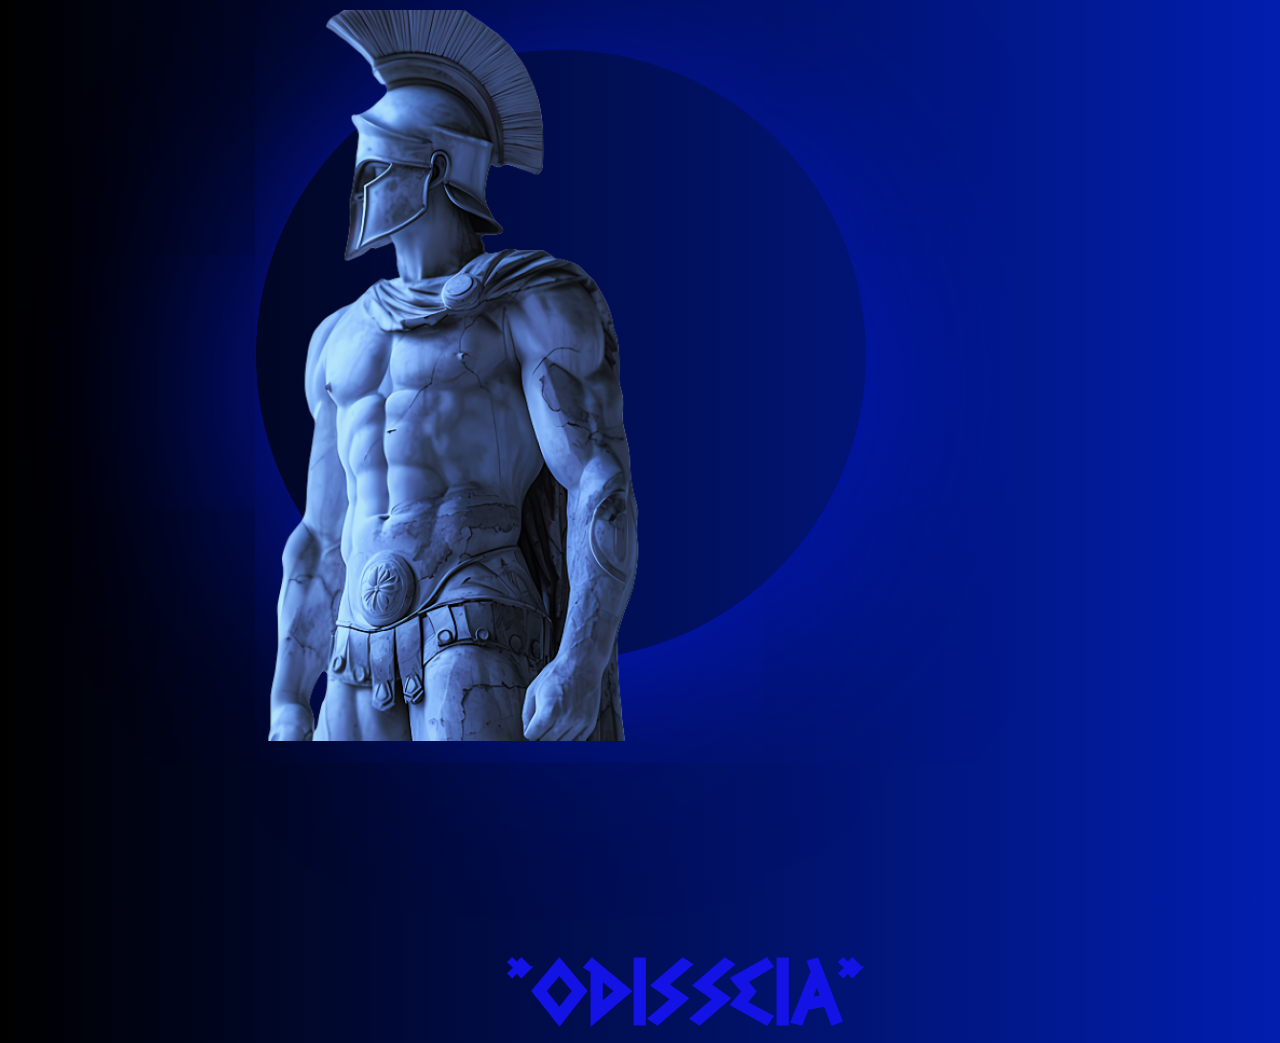
<file: index.html>
<!DOCTYPE html>
<html lang="pt-BR">
<head>
    <meta charset="UTF-8">
    <meta name="viewport" content="width=device-width, initial-scale=1.0">
    <title>Ulisses</title>
    <link rel="stylesheet" href="style.css">
    <link rel="icon" href="icon_capacete_site.png">
    <script src="app.js"></script>
    
</head>

<body id="menu_inicial">
<section>
    <div class="interface">
        <div class="flex">
            <h1 class="titulo_Home"><a href="inicio.html" id="titulo">"ODISSEIA"</a></h1>  
            <div id="circulo_home" class="black_hole"> <img src="Odisseu_Home.png" alt="" class="imagem_Home"></div>
        </div>
    </div>
</section>



</body>
</html>
</file>
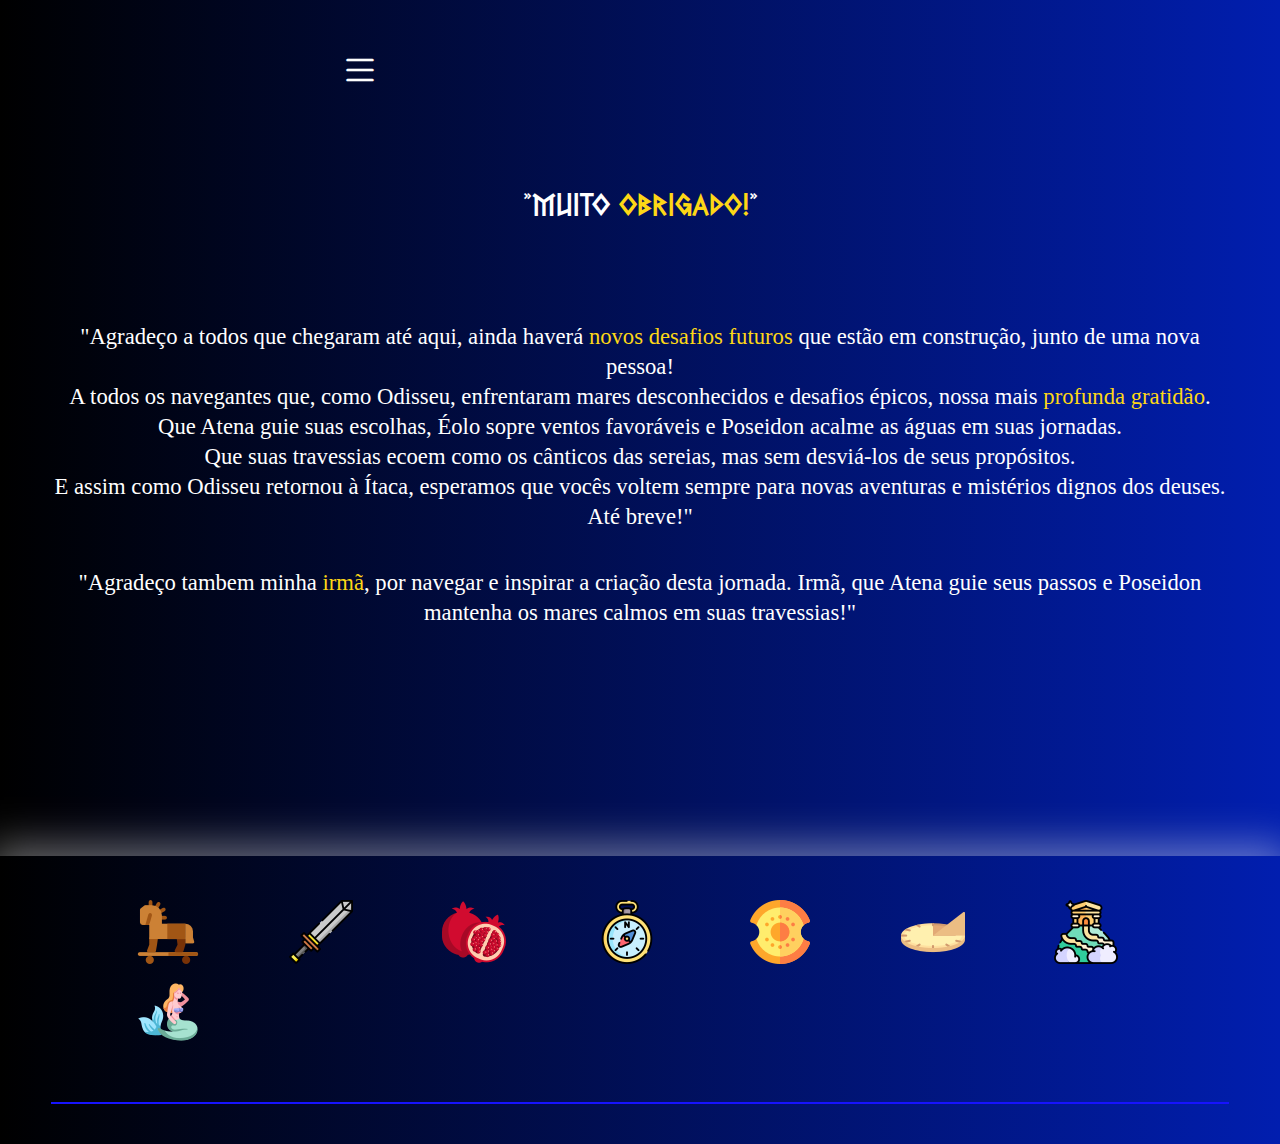
<file: Agradecimento.html>
<!DOCTYPE html>
<html lang="pt-BR">
  <head>
    <meta charset="UTF-8" />
    <meta name="viewport" content="width=device-width, initial-scale=1.0" />
     <!-- Icons -->
     <link
     rel="stylesheet"
     href="https://cdn.jsdelivr.net/npm/bootstrap-icons@1.11.3/font/bootstrap-icons.min.css"
   />
   <!-- Icons -->
    <title>Agradecimento</title>
    <link rel="stylesheet" href="style.css" />
    <link rel="icon" href="icon_capacete_site.png" />
    <script src="app.js"></script>
  </head>

  <body class="corpo">
    <header>
      <div class="interface">
        <nav class="menu-desk">
          <ul>
            <li>
              <a href="index.html" class="logo"
                ><img src="Icon_Barco.png" alt="logo inmove"
              /></a>
              <a href="inicio.html">"Inicio"</a>
              <a href="Odisseia.html">"A Odisseia"</a>
              <a href="Deuses.html">"Deuses"</a>
              <a href="enigma.html">"Hqljpd"</a>
            </li>
          </ul>
        </nav>
         <!-- Menu Mobile -->
         <div class="btn-abrir-menu-mobile" id="botão-abrir" onclick="abrir()">
          <i class="bi bi-list"></i>
        </div>

        <div class="menu-mobile" id="menu-mobile" onclick="fechar()">
          <div class="btn-fechar" id="btn_fechar">
            <i class="bi bi-x-lg"></i>
          </div>
          <nav>
            <ul>
              <li>
                <a href="index.html" class="logo"
                  ><img src="Icon_Barco.png" alt="logo inmove"
                /></a>
                <a href="inicio.html">"Inicio"</a>
                <a href="Odisseia.html">"A Odisseia"</a>
                <a href="Deuses.html">"Deuses"</a>
                <a href="enigma.html">"Hqljpd"</a>
              </li>
            </ul>
          </nav>
        </div>
        <!-- Menu Mobile -->
        <div class="overlay-mobile" onclick="fechar_overlay()"></div>
      </div>
      </div>
    </header>
    <main>
      <br /><br />
      <p class="titulo_agradecimento">
        "Muito <span class="span_atena">Obrigado!</span>"
      </p>
      <section class="enigma">
        <div class="interface">
          <div class="flex">
            <div class="txt_agradecimento">
              <p>
                "Agradeço a todos que chegaram até aqui, ainda haverá
                <span class="span_atena">novos desafios futuros</span> que estão
                em construção, junto de uma nova pessoa! <br />
                A todos os navegantes que, como Odisseu, enfrentaram mares
                desconhecidos e desafios épicos, nossa mais
                <span class="span_atena">profunda gratidão</span>.
                <br />
                Que Atena guie suas escolhas, Éolo sopre ventos favoráveis e
                Poseidon acalme as águas em suas jornadas. <br />
                Que suas travessias ecoem como os cânticos das sereias, mas sem
                desviá-los de seus propósitos. <br />
                E assim como Odisseu retornou à Ítaca, esperamos que vocês
                voltem sempre para novas aventuras e mistérios dignos dos
                deuses. <br />
                Até breve!"
              </p>
            </div>
          </div>
          <br /><br />
          <div class="txt_agradecimento">
            <p>
              "Agradeço tambem minha <span class="span_atena">irmã</span>, por navegar e inspirar a criação
              desta jornada. Irmã, que Atena guie seus passos e Poseidon mantenha os
              mares calmos em suas travessias!"
            </p>
          </div>
        </div>
      </section>
    </main>
    <footer>
      <div class="interface">
        <div class="rodape borda">
          <div class="flex">
            <div class="logo-footer">
              <img src="cavalo-de-troia.png" alt="" />
              <img src="espada.png" alt="" />
              <img src="roma.png" alt="" />
              <img src="bussola.png" alt="" />
              <img src="escudo.png" alt="" />
              <img src="relogio-do-sol.png" alt="" />
              <img src="olimpo.png" alt="" />
              <img src="sereia.png" alt="" />
            </div>
          </div>
        </div>
      </div>
    </footer>
  </body>
</html>
</file>
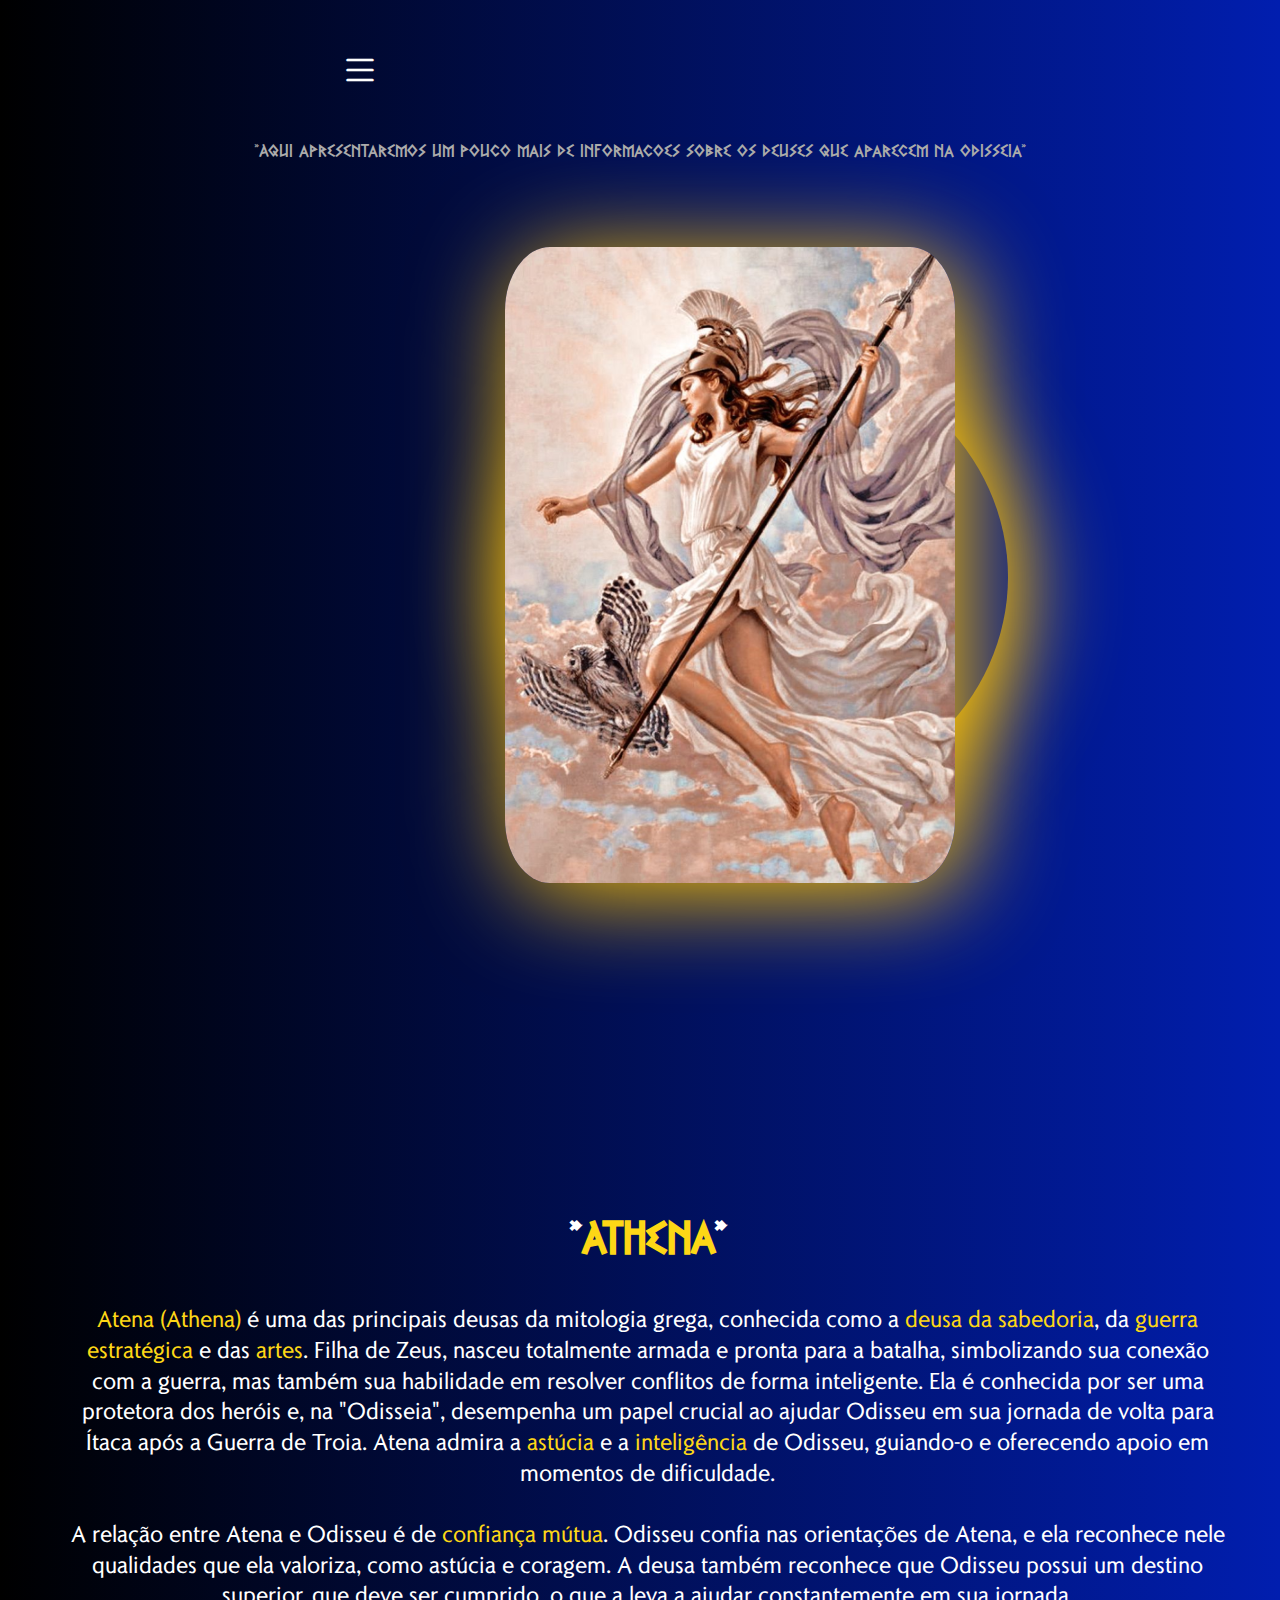
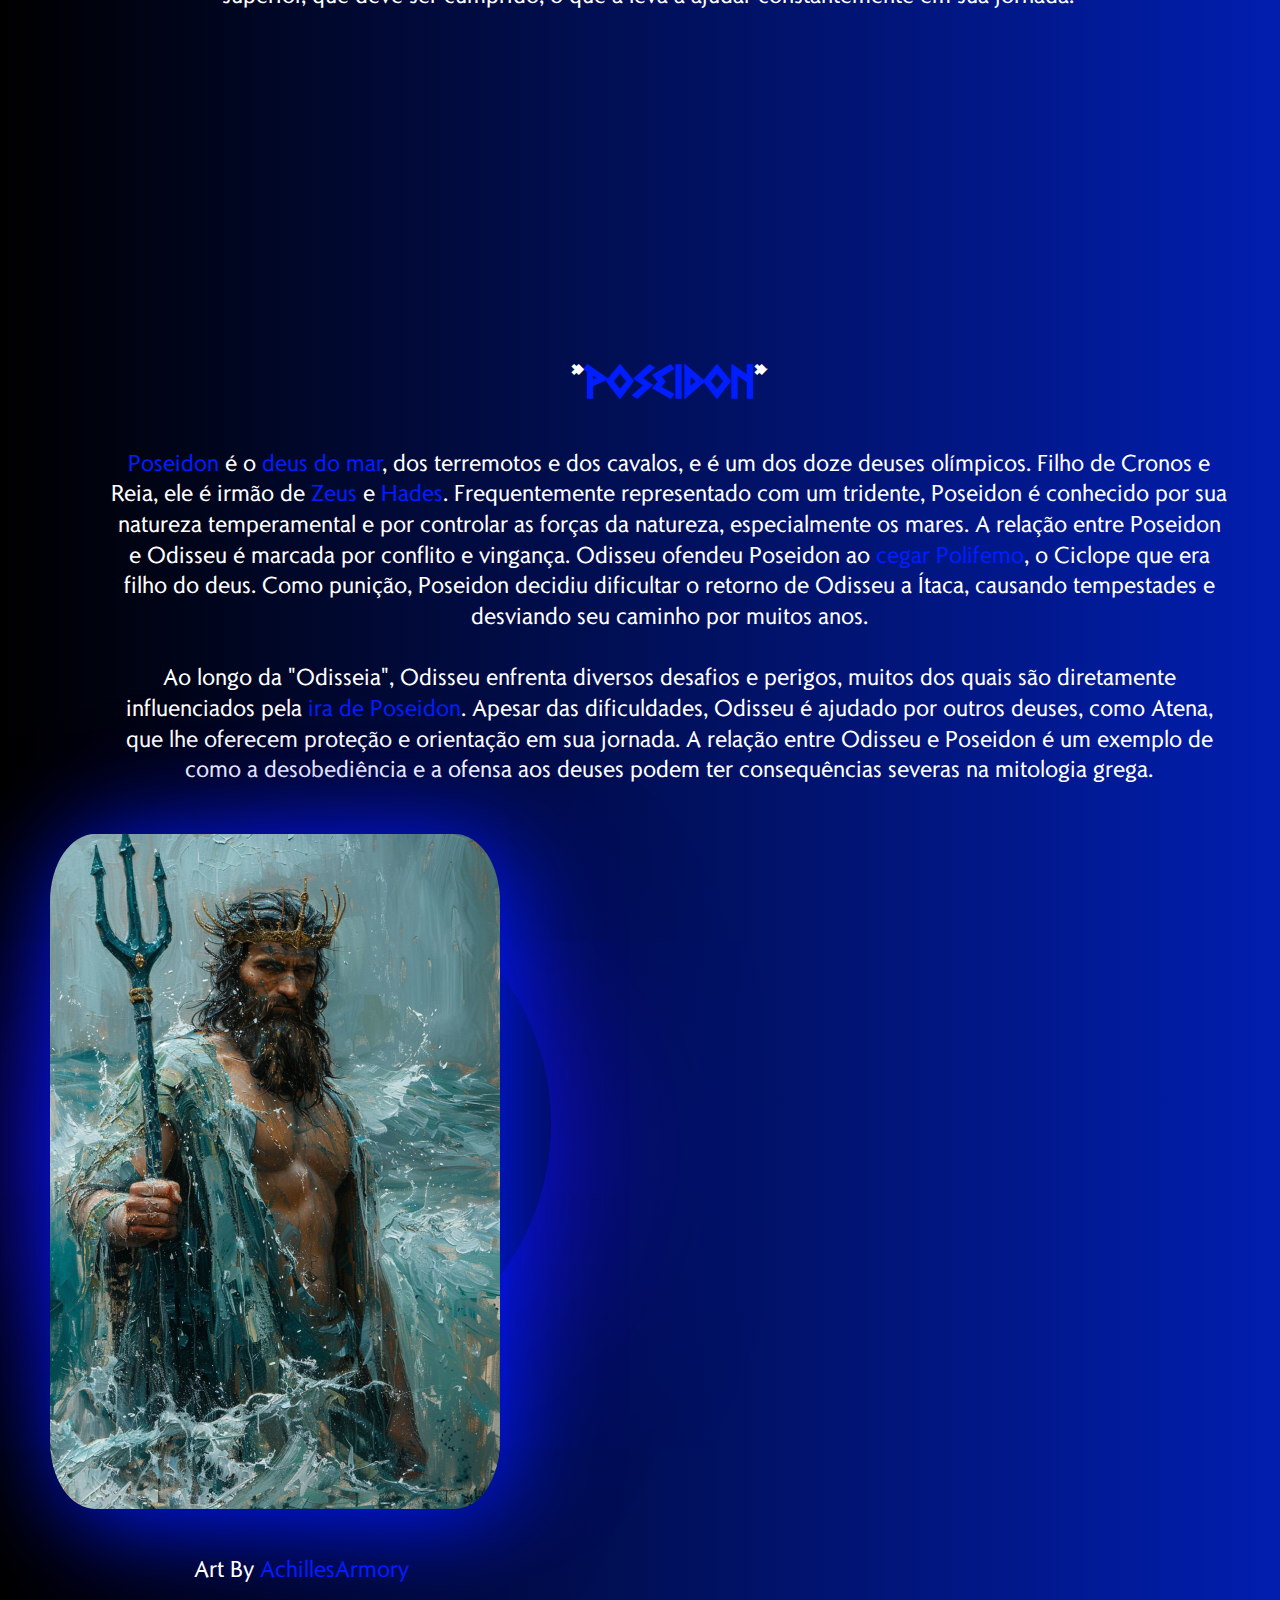
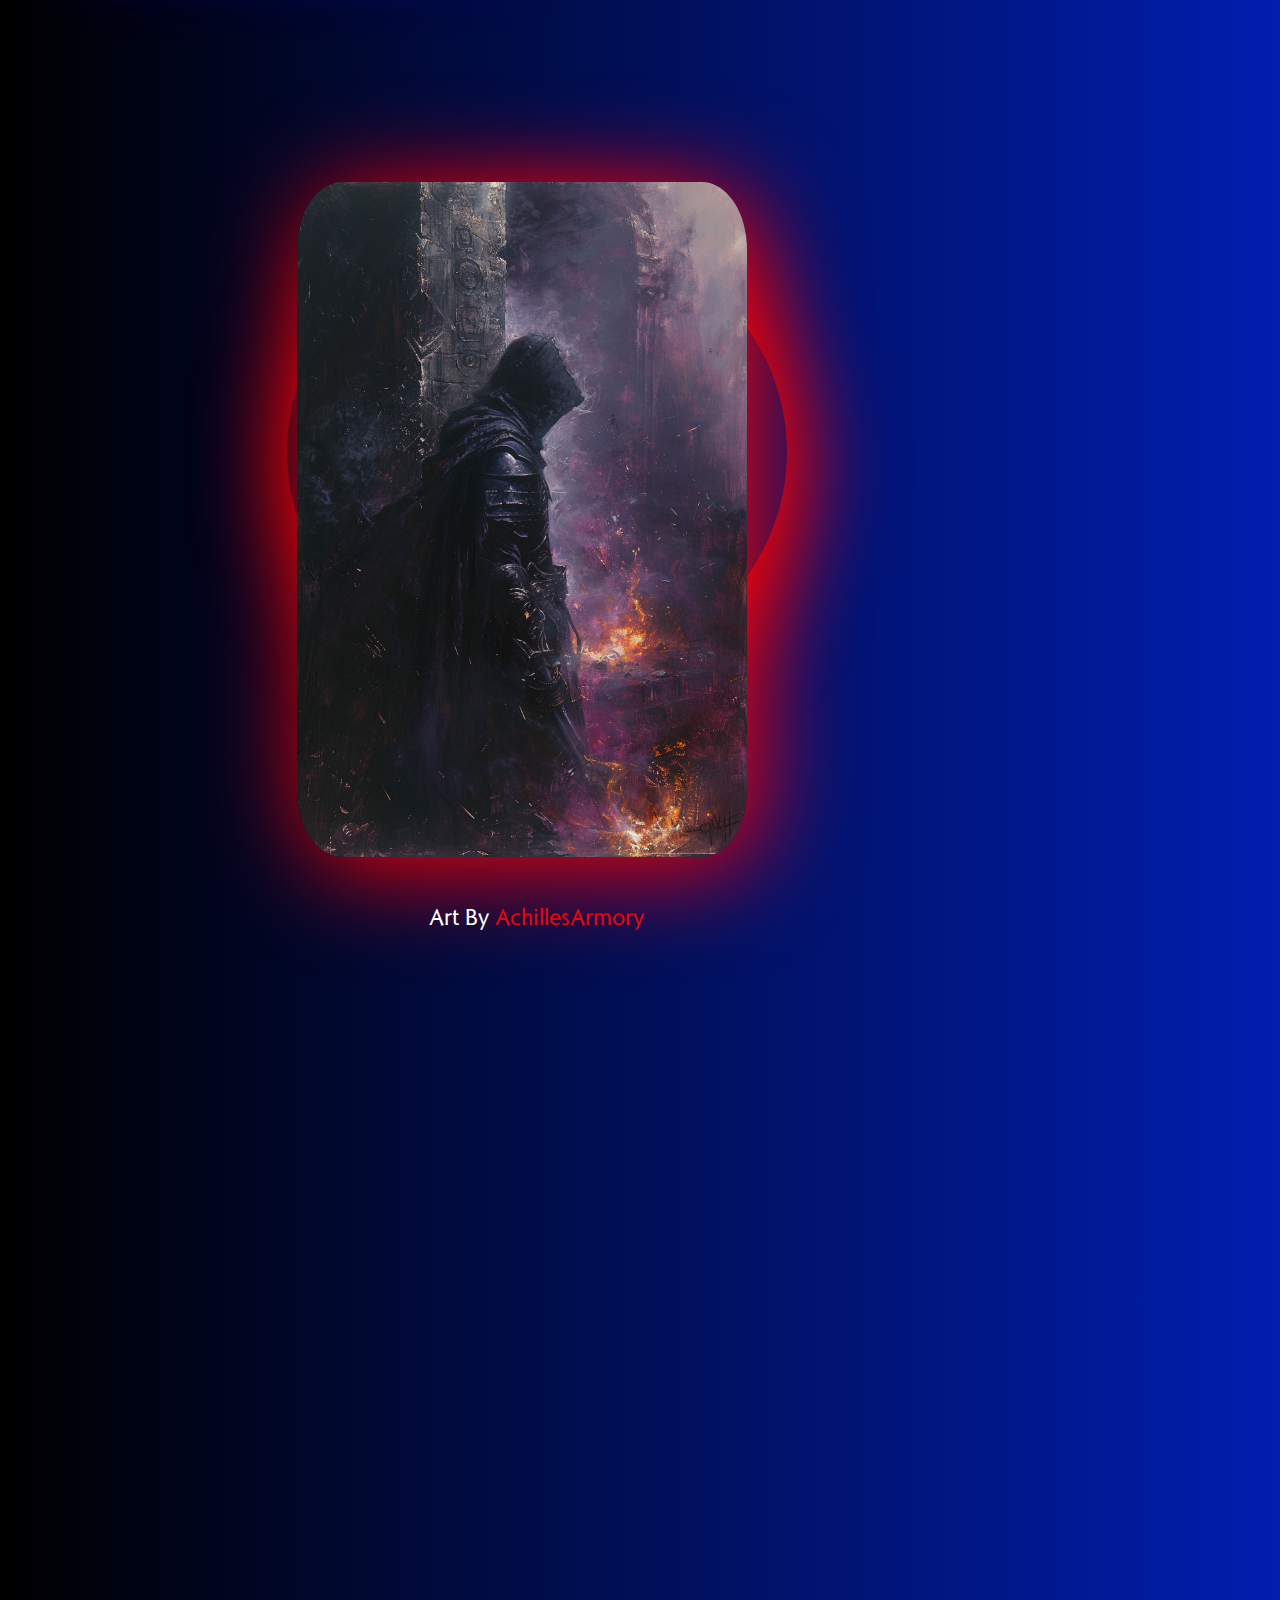
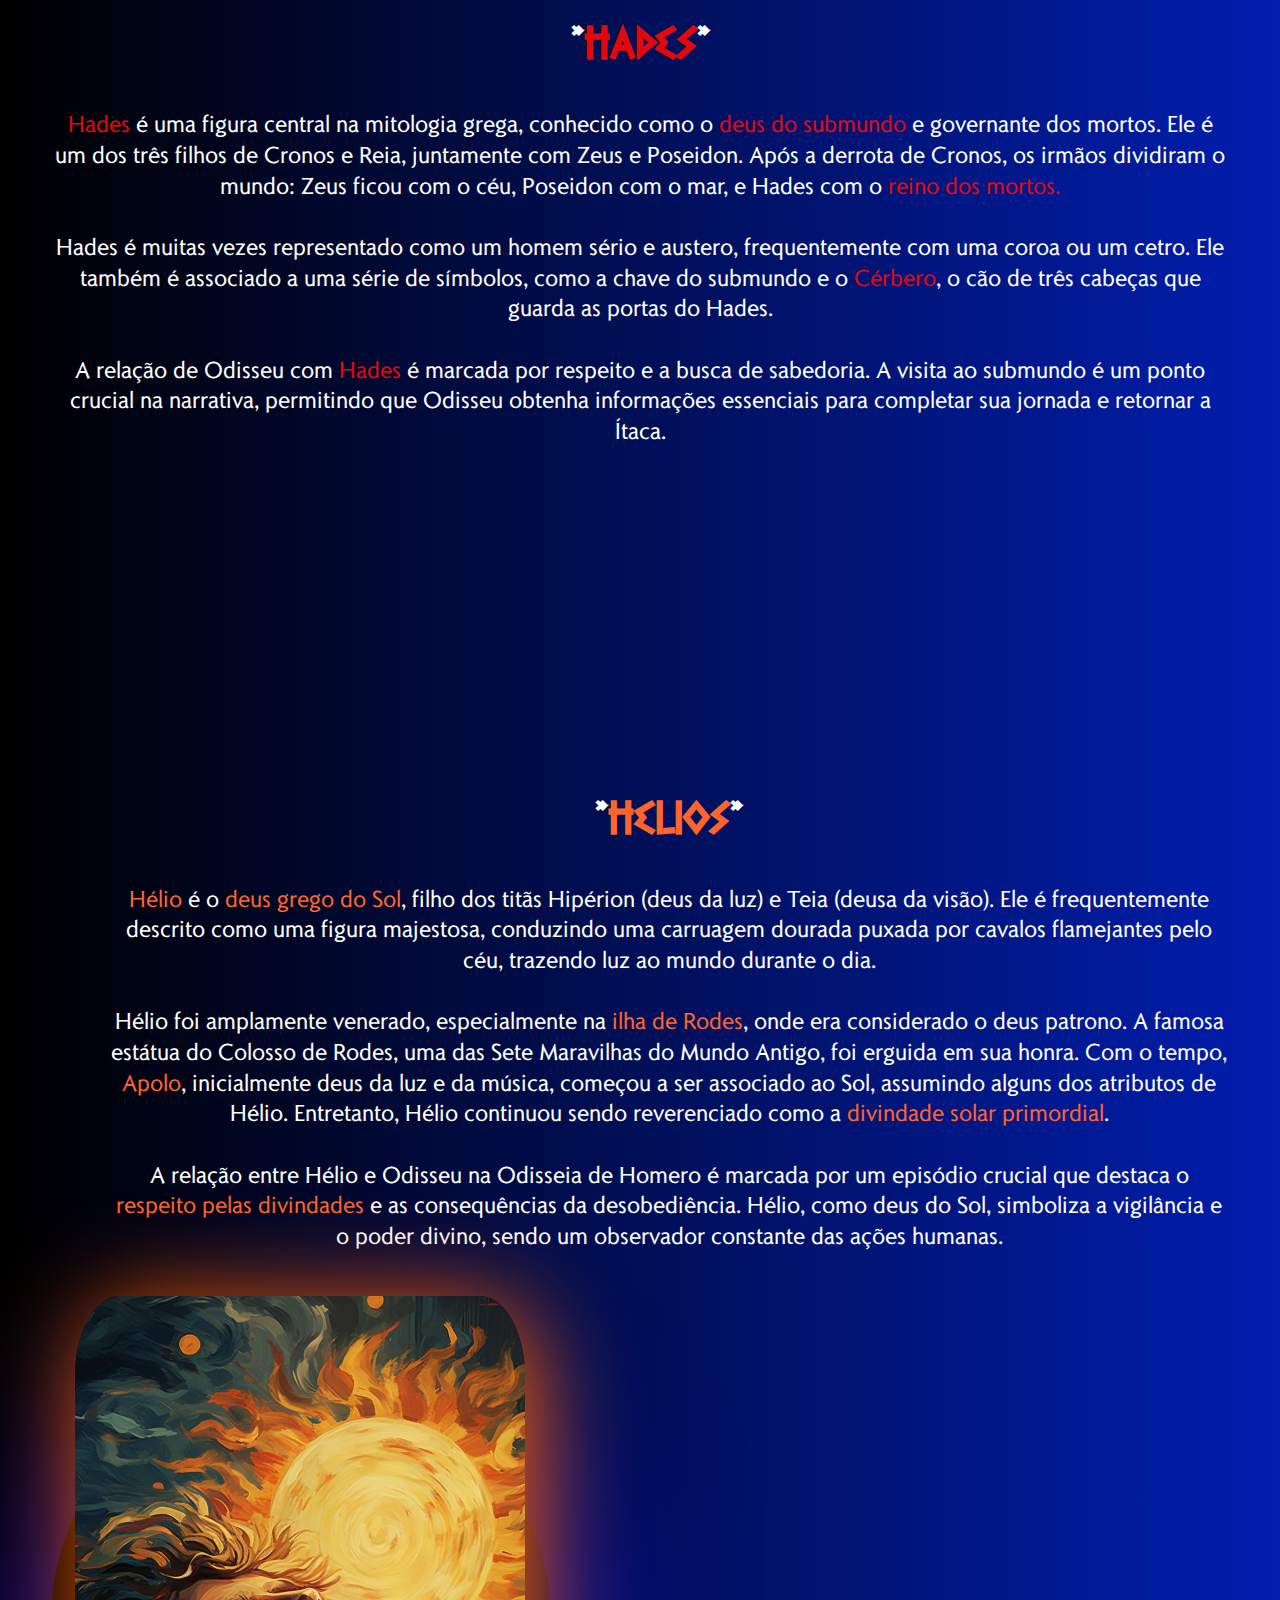
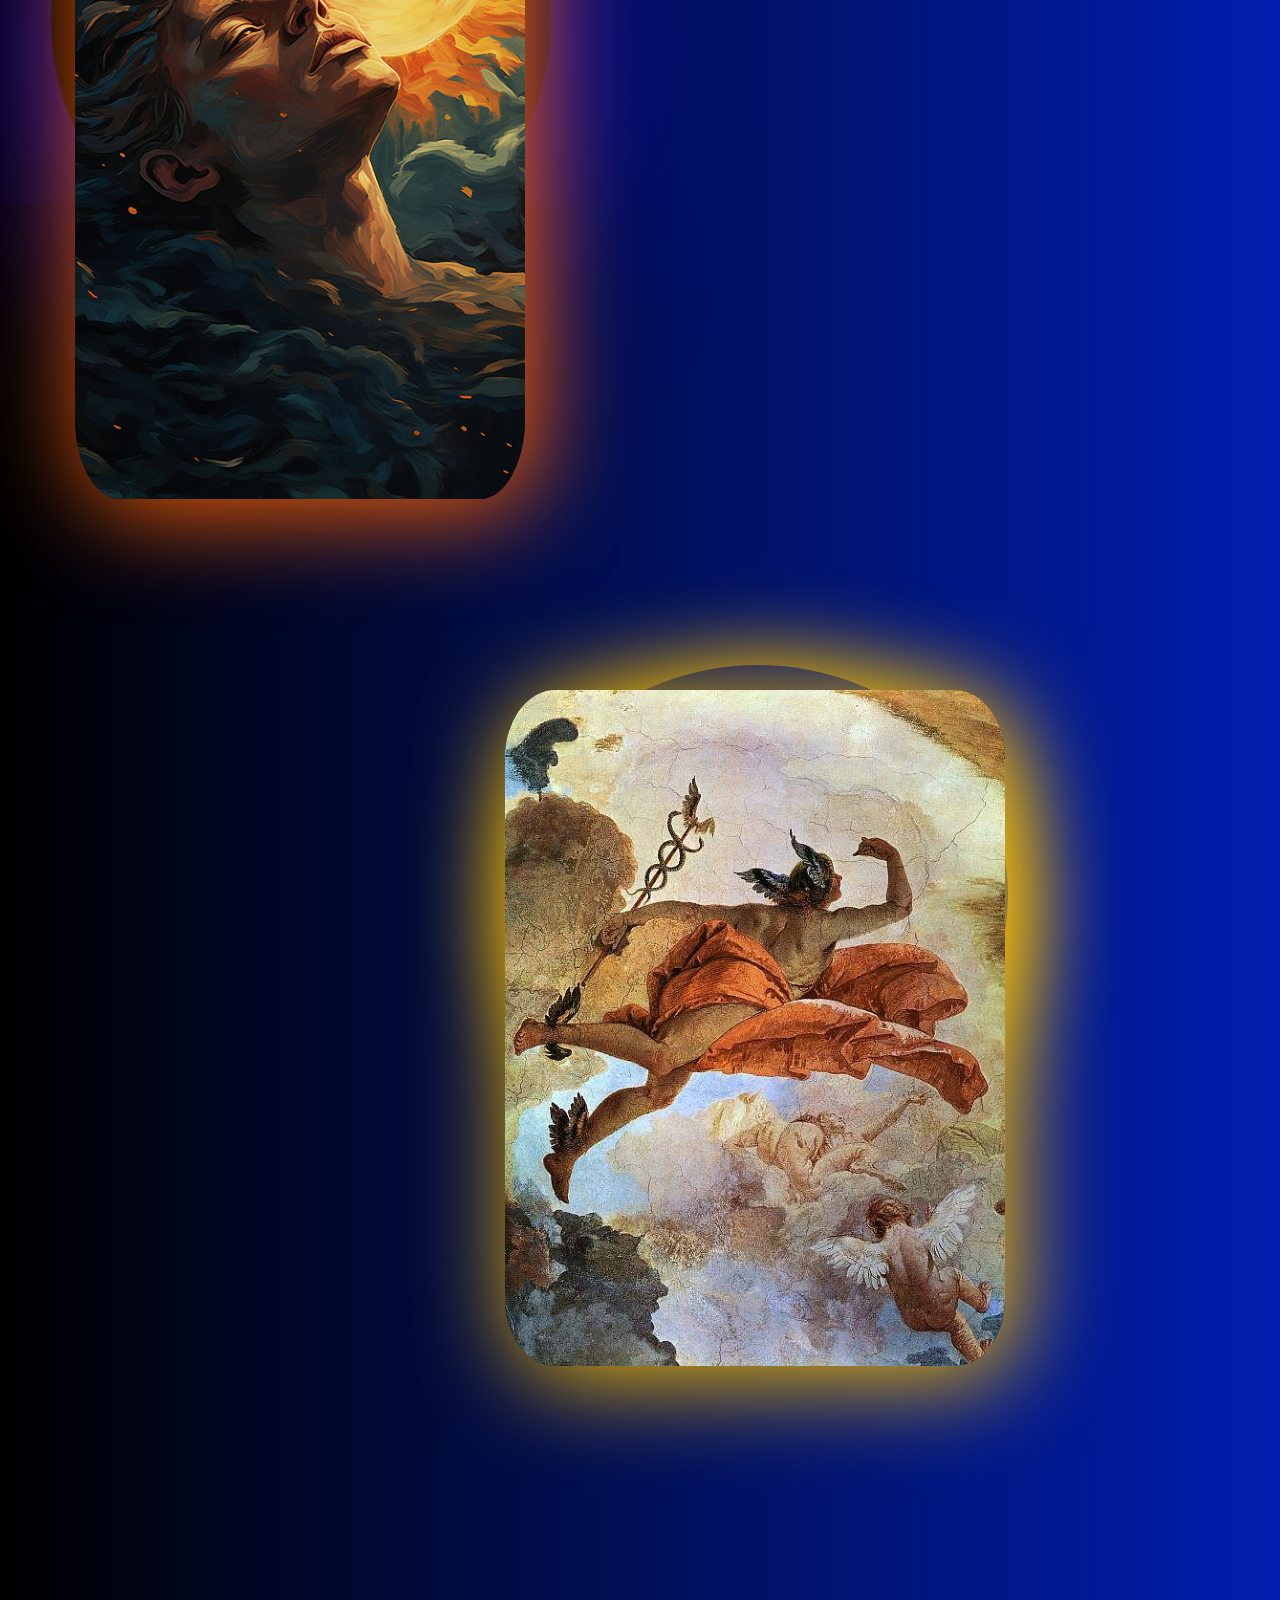
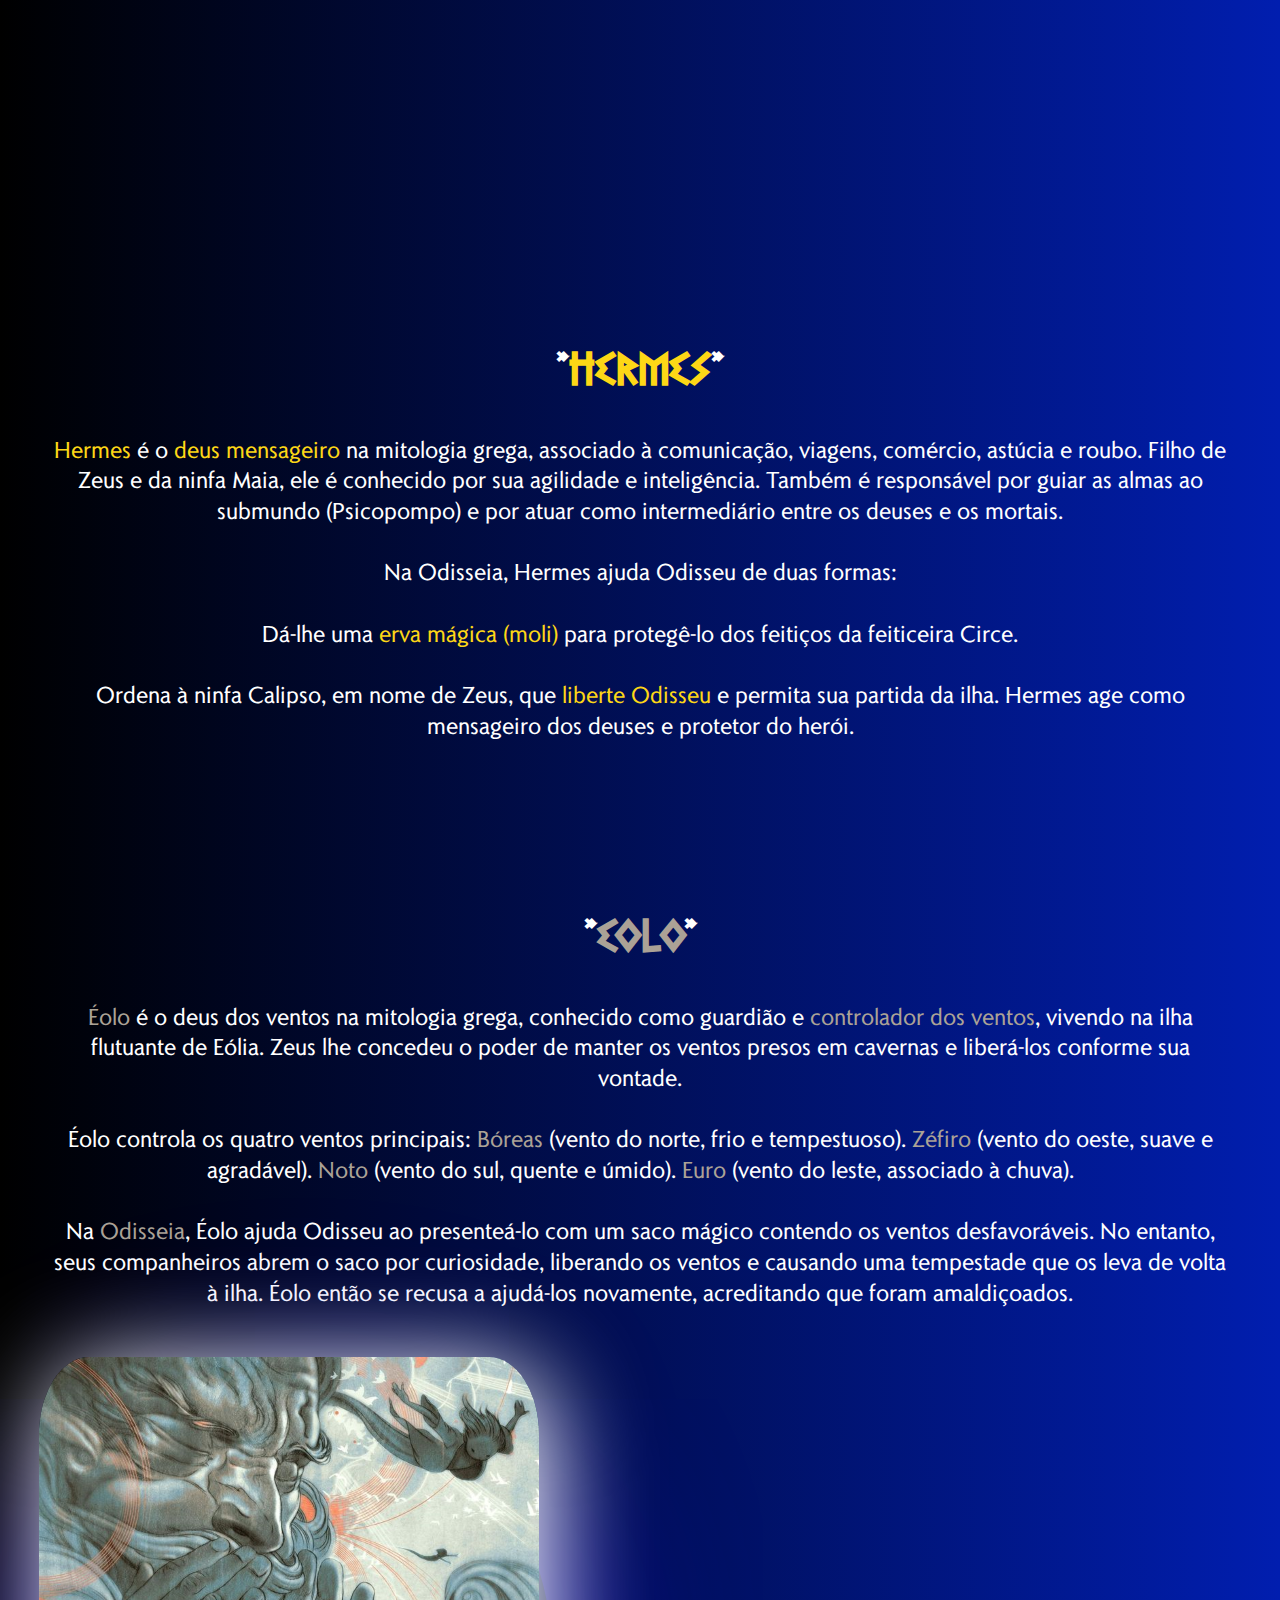
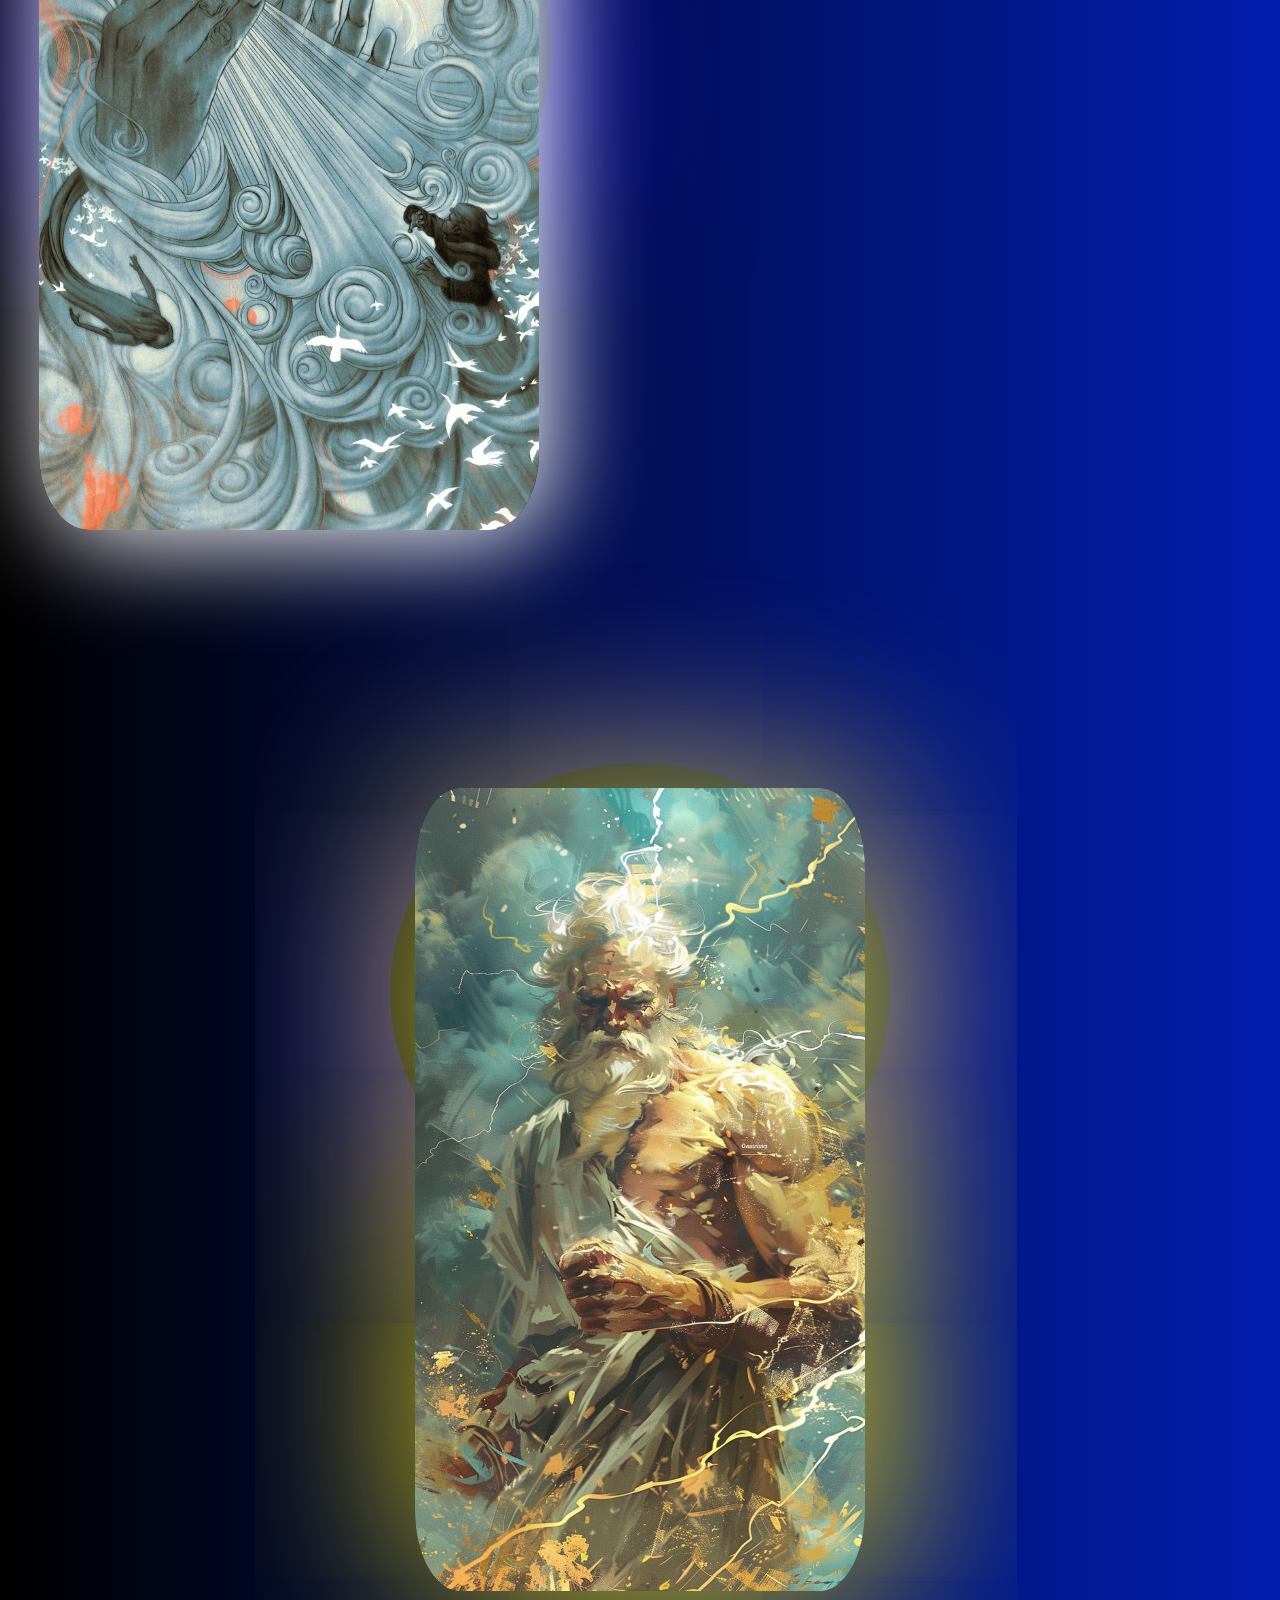
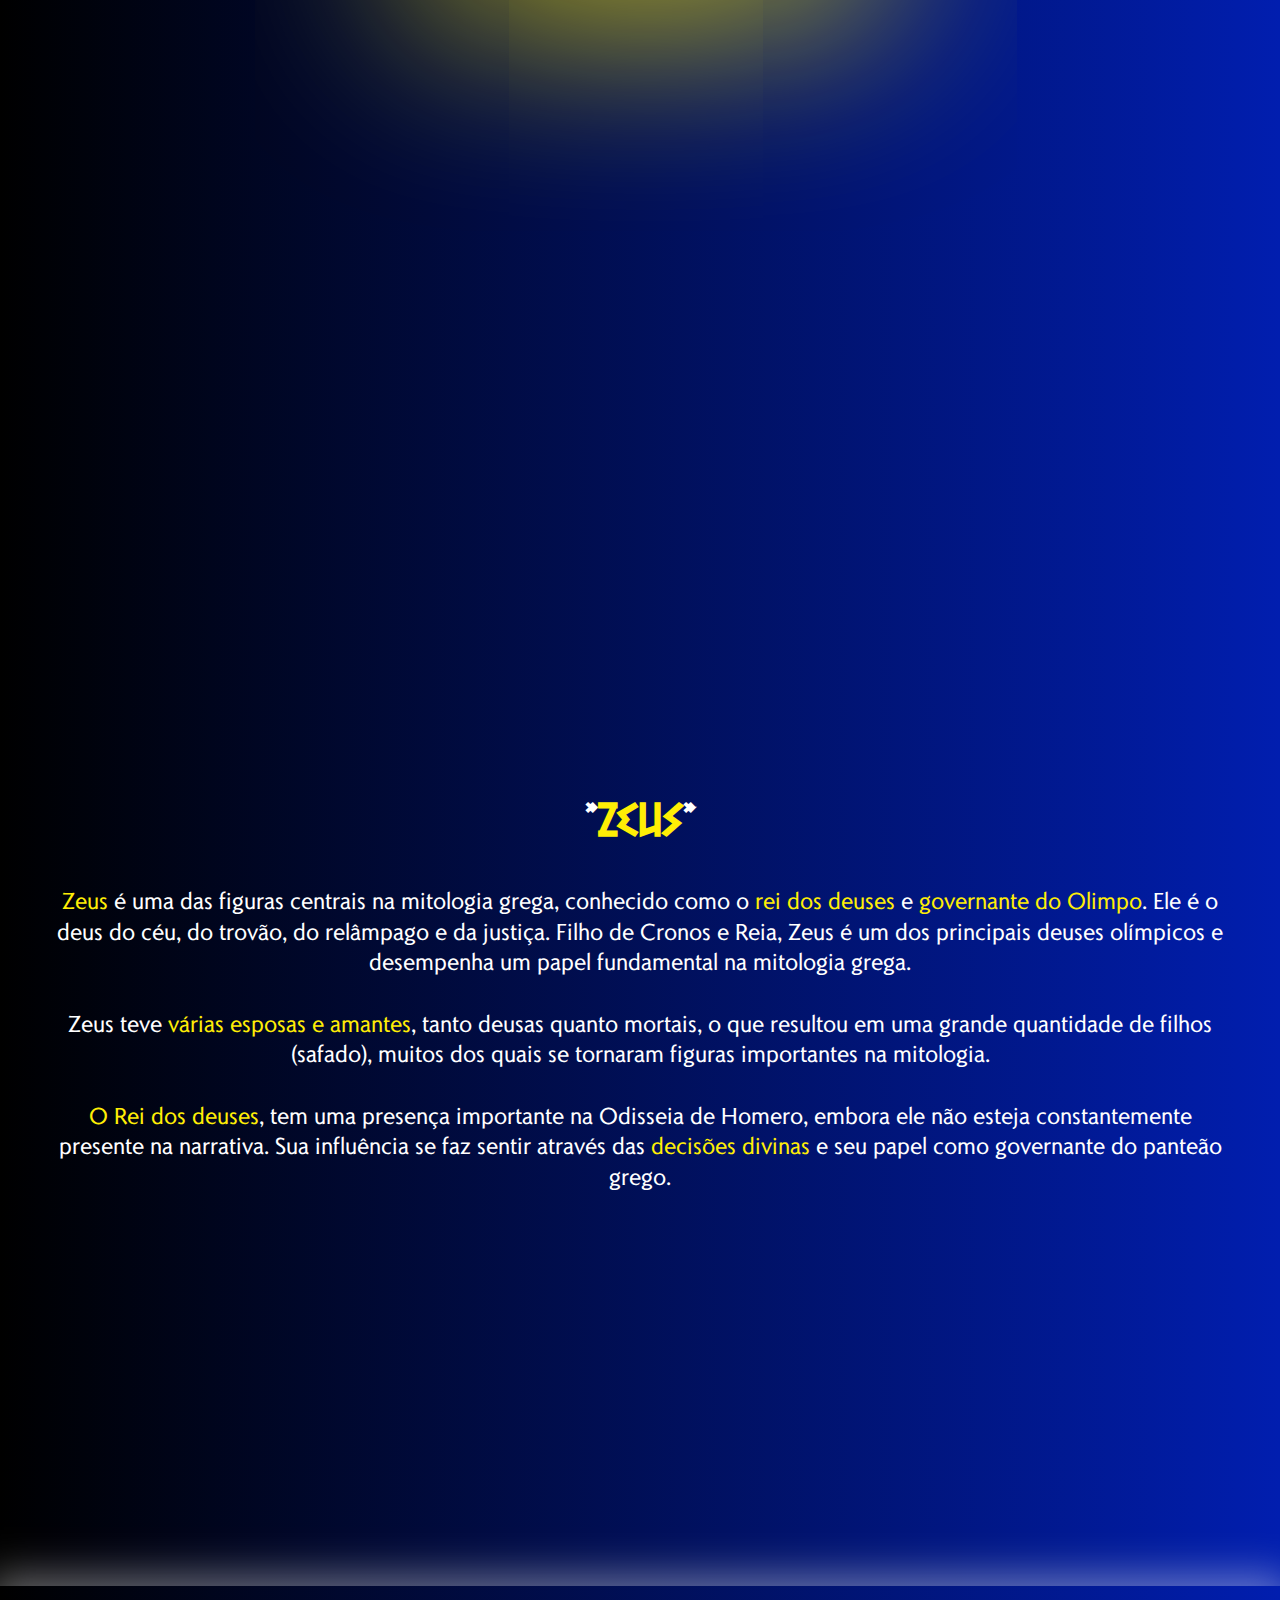
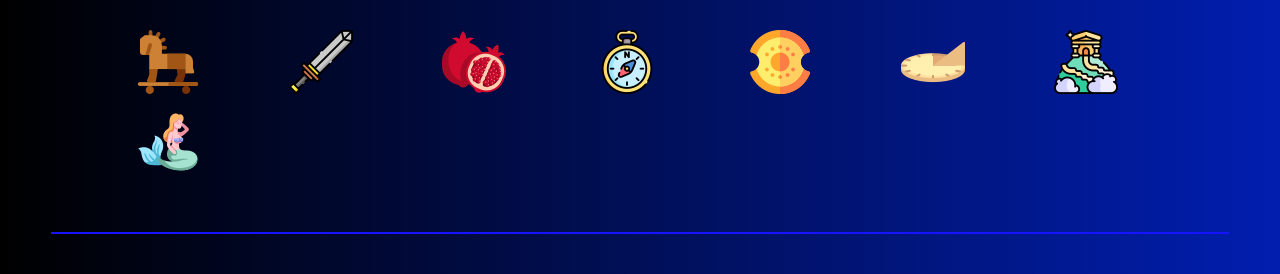
<file: Deuses.html>
<!DOCTYPE html>
<html lang="pt-BR">
  <head>
    <meta charset="UTF-8" />
    <meta name="viewport" content="width=device-width, initial-scale=1.0" />
    <!-- Icons -->
    <link
      rel="stylesheet"
      href="https://cdn.jsdelivr.net/npm/bootstrap-icons@1.11.3/font/bootstrap-icons.min.css"
    />
    <!-- Icons -->
    <title>Ulisses</title>
    <link rel="stylesheet" href="style.css" />
    <link rel="icon" href="icon_capacete_site.png" />
    <script src="app.js"></script>
  </head>

  <body class="corpo">
    <header>
      <div class="interface">
        <nav class="menu-desk">
          <ul>
            <li>
              <a href="index.html" class="logo"
                ><img src="Icon_Barco.png" alt="logo inmove"
              /></a>
              <a href="inicio.html">"Inicio"</a>
              <a href="Odisseia.html">"A Odisseia"</a>
              <a href="Deuses.html">"Deuses"</a>
              <a href="enigma.html">"Hqljpd"</a>
            </li>
          </ul>
        </nav>

        <!-- Menu Mobile -->
        <div class="btn-abrir-menu-mobile" id="botão-abrir" onclick="abrir()">
          <i class="bi bi-list"></i>
        </div>

        <div class="menu-mobile" id="menu-mobile" onclick="fechar()">
          <div class="btn-fechar" id="btn_fechar">
            <i class="bi bi-x-lg"></i>
          </div>
          <nav>
            <ul>
              <li>
                <a href="index.html" class="logo"
                  ><img src="Icon_Barco.png" alt="logo inmove"
                /></a>
                <a href="inicio.html">"Inicio"</a>
                <a href="Odisseia.html">"A Odisseia"</a>
                <a href="Deuses.html">"Deuses"</a>
                <a href="enigma.html">"Hqljpd"</a>
              </li>
            </ul>
          </nav>
        </div>
        <!-- Menu Mobile -->
        <div class="overlay-mobile" onclick="fechar_overlay()"></div>
      </div>
    </header>

    <main>
      <!-- Athena -->
      <p class="titulo_introdutorio_deuses">
        "Aqui apresentaremos um pouco mais de informações sobre os deuses que
        aparecem na odisseia"
      </p>
      <br /><br />
      <section class="inicio_odisseu">
        <div class="interface">
          <div class="flex">
            <div class="txt_ulisses">
              <h1 class="titulo">"<span class="span_atena">Athena</span>"</h1>
              <p class="paragrafo">
                <span class="span_atena">Atena (Athena)</span> é uma das
                principais deusas da mitologia grega, conhecida como a
                <span class="span_atena">deusa da sabedoria</span>, da
                <span class="span_atena">guerra estratégica</span> e das
                <span class="span_atena">artes</span>. Filha de Zeus, nasceu
                totalmente armada e pronta para a batalha, simbolizando sua
                conexão com a guerra, mas também sua habilidade em resolver
                conflitos de forma inteligente. Ela é conhecida por ser uma
                protetora dos heróis e, na "Odisseia", desempenha um papel
                crucial ao ajudar Odisseu em sua jornada de volta para Ítaca
                após a Guerra de Troia. Atena admira a
                <span class="span_atena">astúcia</span> e a
                <span class="span_atena">inteligência</span>
                de Odisseu, guiando-o e oferecendo apoio em momentos de
                dificuldade. <br /><br />
                A relação entre Atena e Odisseu é de
                <span class="span_atena">confiança mútua</span>. Odisseu confia
                nas orientações de Atena, e ela reconhece nele qualidades que
                ela valoriza, como astúcia e coragem. A deusa também reconhece
                que Odisseu possui um destino superior, que deve ser cumprido, o
                que a leva a ajudar constantemente em sua jornada.
              </p>
            </div>
            <div class="black_hole_direita_atena">
              <img src="Atena_img.png" alt="" class="img_Athena" />
            </div>
          </div>
        </div>
      </section>
      <!-- Athena-->
      <br /><br /><br /><br /><br /><br />
      <br /><br />
      <!-- Poseidon -->
      <section class="inicio2_odisseu">
        <div class="interface">
          <div class="flex">
            <div class="black_hole_esquerda">
              <img
                src="Poseidon.png"
                alt=""
                class="img_esquerda_poseidon"
              />
              <p class="credito">Art By <span>AchillesArmory</span></p>
            </div>
            <div class="txt_ulisses2">
              <h1 class="titulo">"<span>Poseidon</span>"</h1>
              <p class="paragrafo">
                <span>Poseidon</span> é o <span>deus do mar</span>, dos
                terremotos e dos cavalos, e é um dos doze deuses olímpicos.
                Filho de Cronos e Reia, ele é irmão de <span>Zeus</span> e
                <span>Hades</span>. Frequentemente representado com um tridente,
                Poseidon é conhecido por sua natureza temperamental e por
                controlar as forças da natureza, especialmente os mares. A
                relação entre Poseidon e Odisseu é marcada por conflito e
                vingança. Odisseu ofendeu Poseidon ao
                <span>cegar Polifemo</span>, o Ciclope que era filho do deus.
                Como punição, Poseidon decidiu dificultar o retorno de Odisseu a
                Ítaca, causando tempestades e desviando seu caminho por muitos
                anos. <br /><br />
                Ao longo da "Odisseia", Odisseu enfrenta diversos desafios e
                perigos, muitos dos quais são diretamente influenciados pela
                <span>ira de Poseidon</span>. Apesar das dificuldades, Odisseu é
                ajudado por outros deuses, como Atena, que lhe oferecem proteção
                e orientação em sua jornada. A relação entre Odisseu e Poseidon
                é um exemplo de como a desobediência e a ofensa aos deuses podem
                ter consequências severas na mitologia grega.
              </p>
            </div>
          </div>
        </div>
      </section>
      <br /><br /><br />
      <!--Poseidon -->
      <br /><br /><br /><br /><br /><br />
      <br /><br />
      <!-- Hades-->
      <section class="inicio3_odisseu">
        <div class="interface">
          <div class="flex">
            <div class="txt_ulisses_Hades">
              <h1 class="titulo">"<span class="span_Hades">Hades</span>"</h1>
              <p class="paragrafo">
                <span class="span_Hades">Hades</span> é uma figura central na
                mitologia grega, conhecido como o
                <span class="span_Hades">deus do submundo</span> e governante
                dos mortos. Ele é um dos três filhos de Cronos e Reia,
                juntamente com Zeus e Poseidon. Após a derrota de Cronos, os
                irmãos dividiram o mundo: Zeus ficou com o céu, Poseidon com o
                mar, e Hades com o
                <span class="span_Hades">reino dos mortos.</span> <br /><br />
                Hades é muitas vezes representado como um homem sério e austero,
                frequentemente com uma coroa ou um cetro. Ele também é associado
                a uma série de símbolos, como a chave do submundo e o
                <span class="span_Hades"> Cérbero</span>, o cão de três cabeças
                que guarda as portas do Hades. <br /><br />
                A relação de Odisseu com <span class="span_Hades">Hades</span> é
                marcada por respeito e a busca de sabedoria. A visita ao
                submundo é um ponto crucial na narrativa, permitindo que Odisseu
                obtenha informações essenciais para completar sua jornada e
                retornar a Ítaca.
              </p>
            </div>
            <div class="black_hole_direita_Hades">
              <img src="Hades.png" alt="" class="img_direita_Hades" />
              <p class="credito">
                Art By <span class="span_Hades">AchillesArmory</span>
              </p>
            </div>
          </div>
        </div>
      </section>
      <!-- Hades -->
      <br /><br /><br /><br /><br /><br />
      <br /><br />
      <!-- Hélios -->
      <section class="inicio2_odisseu">
        <div class="interface">
          <div class="flex">
            <div class="black_hole_esquerda">
              <img src="Hélios.png" alt="" class="img_esquerda_Hélio" />
            </div>
            <div class="txt_ulisses2">
              <h1 class="titulo">"<span class="span_Hélio">Hélios</span>"</h1>
              <p class="paragrafo">
                <span class="span_Hélio">Hélio</span> é o
                <span class="span_Hélio">deus grego do Sol</span>, filho dos
                titãs Hipérion (deus da luz) e Teia (deusa da visão). Ele é
                frequentemente descrito como uma figura majestosa, conduzindo
                uma carruagem dourada puxada por cavalos flamejantes pelo céu,
                trazendo luz ao mundo durante o dia. <br /><br />
                Hélio foi amplamente venerado, especialmente na
                <span class="span_Hélio">ilha de Rodes</span>, onde era
                considerado o deus patrono. A famosa estátua do Colosso de
                Rodes, uma das Sete Maravilhas do Mundo Antigo, foi erguida em
                sua honra. Com o tempo,<span class="span_Hélio"> Apolo</span>,
                inicialmente deus da luz e da música, começou a ser associado ao
                Sol, assumindo alguns dos atributos de Hélio. Entretanto, Hélio
                continuou sendo reverenciado como a
                <span class="span_Hélio">divindade solar primordial</span>.
                <br /><br />
                A relação entre Hélio e Odisseu na Odisseia de Homero é marcada
                por um episódio crucial que destaca o
                <span class="span_Hélio">respeito pelas divindades</span> e as
                consequências da desobediência. Hélio, como deus do Sol,
                simboliza a vigilância e o poder divino, sendo um observador
                constante das ações humanas. <br /><br />
              </p>
            </div>
          </div>
        </div>
      </section>
      <!-- Hélios -->
      <br /><br /><br />
      <br /><br /><br /><br /><br />
      <!-- Hermes -->
      <section class="inicio_odisseu">
        <div class="interface">
          <div class="flex">
            <div class="txt_ulisses_Hermes">
              <h1 class="titulo">"<span class="span_atena">Hermes</span>"</h1>
              <p class="paragrafo">
                <span class="span_atena">Hermes</span> é o
                <span class="span_atena">deus mensageiro</span> na mitologia
                grega, associado à comunicação, viagens, comércio, astúcia e
                roubo. Filho de Zeus e da ninfa Maia, ele é conhecido por sua
                agilidade e inteligência. Também é responsável por guiar as
                almas ao submundo (Psicopompo) e por atuar como intermediário
                entre os deuses e os mortais. <br /><br />
                Na Odisseia, Hermes ajuda Odisseu de duas formas:
                <br /><br />
                Dá-lhe uma
                <span class="span_atena">erva mágica (moli)</span> para
                protegê-lo dos feitiços da feiticeira Circe. <br /><br />
                Ordena à ninfa Calipso, em nome de Zeus, que
                <span class="span_atena">liberte Odisseu</span> e permita sua
                partida da ilha. Hermes age como mensageiro dos deuses e
                protetor do herói.
              </p>
            </div>
            <div class="black_hole_direita_atena">
              <img src="hermes.png" alt="" class="img_Hermes" />
            </div>
          </div>
        </div>
      </section>
      <!-- Hermes -->
      <br /><br /><br />
      <br /><br /><br /><br /><br />
      <!-- Éolo -->
      <section class="inicio2_odisseu">
        <div class="interface">
          <div class="flex">
            <div class="black_hole_esquerda">
              <img
                src="Deus_do_vento.png"
                alt=""
                class="img_esquerda_éolos"
              />
            </div>
            <div class="txt_ulisses_éolo">
              <h1 class="titulo">"<span class="span_éolo">Éolo</span>"</h1>
              <p class="paragrafo">
                <span class="span_éolo">Éolo</span> é o deus dos ventos na
                mitologia grega, conhecido como guardião e
                <span class="span_éolo">controlador dos ventos</span>, vivendo
                na ilha flutuante de Eólia. Zeus lhe concedeu o poder de manter
                os ventos presos em cavernas e liberá-los conforme sua vontade.
                <br /><br />
                Éolo controla os quatro ventos principais:
                <span class="span_éolo">Bóreas</span> (vento do norte, frio e
                tempestuoso). <span class="span_éolo">Zéfiro</span> (vento do
                oeste, suave e agradável).
                <span class="span_éolo">Noto</span> (vento do sul, quente e
                úmido). <span class="span_éolo">Euro</span> (vento do leste,
                associado à chuva). <br /><br />
                Na <span class="span_éolo">Odisseia</span>, Éolo ajuda Odisseu
                ao presenteá-lo com um <span class="span_éolo"></span>saco
                mágico contendo os ventos desfavoráveis. No entanto, seus
                companheiros abrem o saco por curiosidade, liberando os ventos e
                causando uma tempestade que os leva de volta à ilha. Éolo então
                se recusa a ajudá-los novamente, acreditando que foram
                amaldiçoados.
              </p>
            </div>
          </div>
        </div>
      </section>
      <!-- Éolo -->
      <br /><br /><br />
      <br /><br /><br /><br />
      <br /><br /><br /><br /><br />
      <!-- Zeus -->
      <section class="inicio_odisseu">
        <div class="interface">
          <div class="flex">
            <div class="txt_ulisses_zeus">
              <h1 class="titulo">"<span class="span_zeus">Zeus</span>"</h1>
              <p class="paragrafo">
                <span class="span_zeus">Zeus</span> é uma das figuras centrais
                na mitologia grega, conhecido como o
                <span class="span_zeus">rei dos deuses</span> e
                <span class="span_zeus">governante do Olimpo</span>. Ele é o
                deus do céu, do trovão, do relâmpago e da justiça. Filho de
                Cronos e Reia, Zeus é um dos principais deuses olímpicos e
                desempenha um papel fundamental na mitologia grega. <br /><br />
                Zeus teve
                <span class="span_zeus">várias esposas e amantes</span>, tanto
                deusas quanto mortais, o que resultou em uma grande quantidade
                de filhos (safado), muitos dos quais se tornaram figuras
                importantes na mitologia. <br /><br />
                <span class="span_zeus">O Rei dos deuses</span>, tem uma
                presença importante na Odisseia de Homero, embora ele não esteja
                constantemente presente na narrativa. Sua influência se faz
                sentir através das
                <span class="span_zeus">decisões divinas</span> e seu papel como
                governante do panteão grego.
              </p>
            </div>
            <div class="black_hole_direita">
              <img src="Zeus.png" alt="" class="img_zeus" />
            </div>
          </div>
        </div>
      </section>
      <!-- Zeus -->
    </main>
    <br /><br /><br /><br /><br /><br /><br />
    <footer>
      <div class="interface">
        <div class="rodape borda">
          <div class="flex">
            <div class="logo-footer">
              <img src="cavalo-de-troia.png" alt="" />
              <img src="espada.png" alt="" />
              <img src="roma.png" alt="" />
              <img src="bussola.png" alt="" />
              <img src="escudo.png" alt="" />
              <img src="relogio-do-sol.png" alt="" />
              <img src="olimpo.png" alt="" />
              <img src="sereia.png" alt="" />
            </div>
          </div>
        </div>
      </div>
    </footer>
  </body>
</html>
</file>
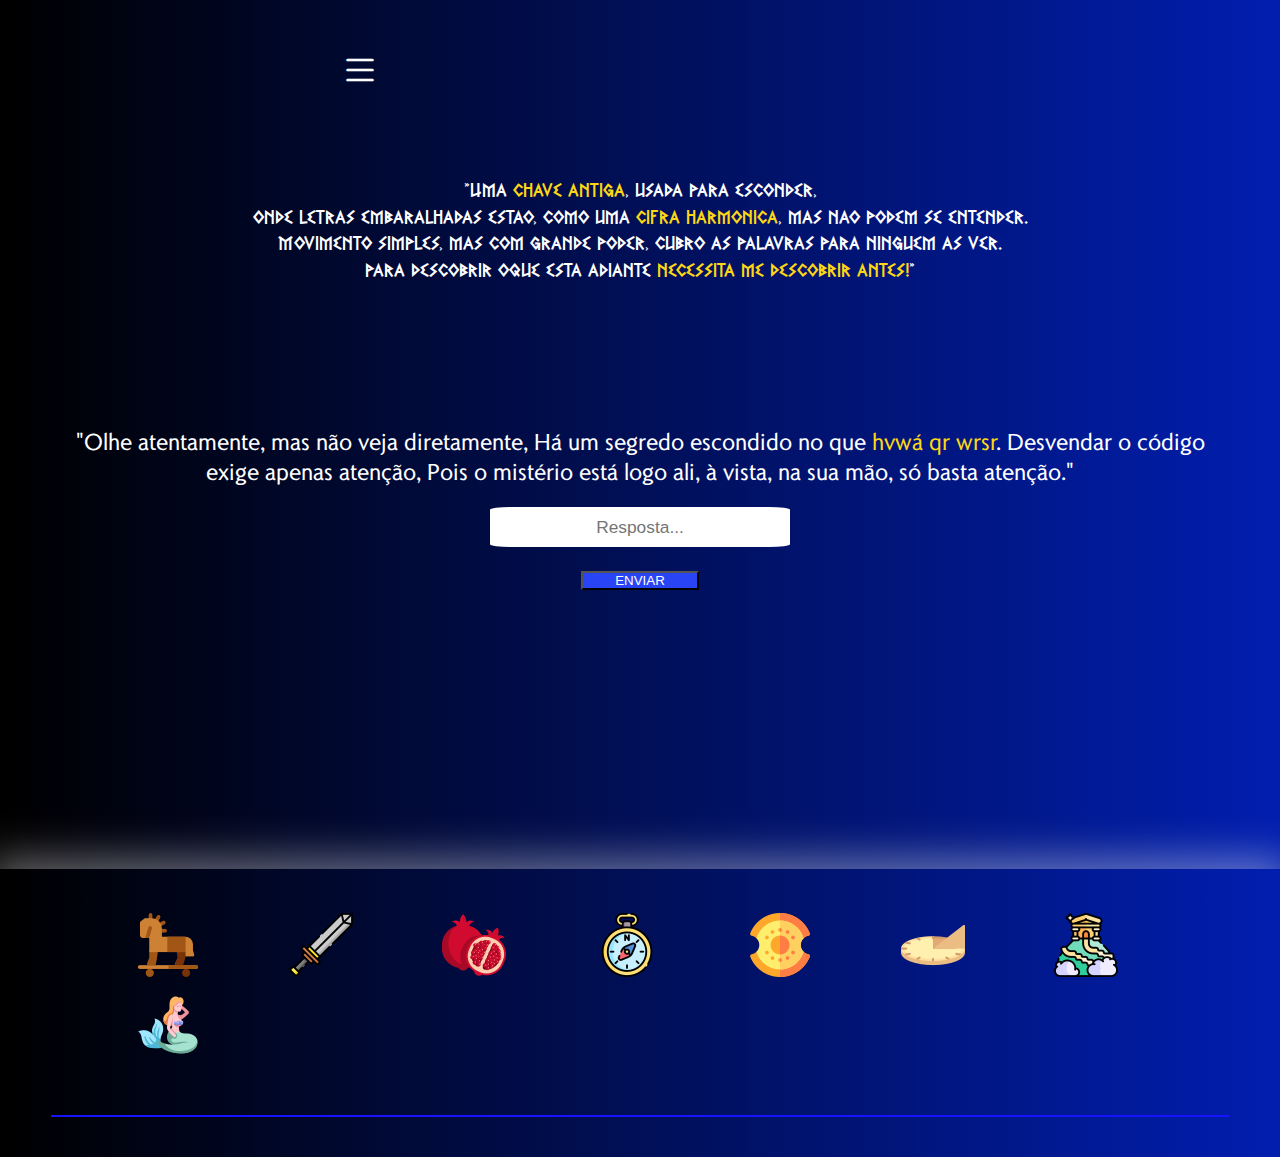
<file: enigma.html>
<!DOCTYPE html>
<html lang="pt-BR">
  <head>
    <meta charset="UTF-8" />
    <meta name="viewport" content="width=device-width, initial-scale=1.0" />
     <!-- Icons -->
     <link
     rel="stylesheet"
     href="https://cdn.jsdelivr.net/npm/bootstrap-icons@1.11.3/font/bootstrap-icons.min.css"
   />
   <!-- Icons -->
    <title>Qlqjxhp</title>
    <link rel="stylesheet" href="style.css" />
    <link rel="icon" href="icon_capacete_site.png" />
    <script src="app.js"></script>
  </head>

  <body class="corpo">
    <header>
      <div class="interface">
        <nav class="menu-desk">
          <ul>
            <li>
              <a href="index.html" class="logo"
                ><img src="Icon_Barco.png" alt="logo inmove"
              /></a>
              <a href="inicio.html">"Inicio"</a>
              <a href="Odisseia.html">"A Odisseia"</a>
              <a href="Deuses.html">"Deuses"</a>
              <a href="enigma.html">"Hqljpd"</a>
            </li>
          </ul>
        </nav>
         <!-- Menu Mobile -->
         <div class="btn-abrir-menu-mobile" id="botão-abrir" onclick="abrir()">
          <i class="bi bi-list"></i>
        </div>

        <div class="menu-mobile" id="menu-mobile" onclick="fechar()">
          <div class="btn-fechar" id="btn_fechar">
            <i class="bi bi-x-lg"></i>
          </div>
          <nav>
            <ul>
              <li>
                <a href="index.html" class="logo"
                  ><img src="Icon_Barco.png" alt="logo inmove"
                /></a>
                <a href="inicio.html">"Inicio"</a>
                <a href="Odisseia.html">"A Odisseia"</a>
                <a href="Deuses.html">"Deuses"</a>
                <a href="enigma.html">"Hqljpd"</a>
              </li>
            </ul>
          </nav>
        </div>
        <!-- Menu Mobile -->
        <div class="overlay-mobile" onclick="fechar_overlay()"></div>
      </div>
      </div>
    </header>
    <main>
      <br /><br />
      <p class="titulo_introdutorio_enigma">
        "Uma <span class="span_atena">chave antiga</span>, usada para esconder,<br />
        Onde letras embaralhadas estão, como uma <span class="span_atena">cifra harmônica</span>, mas não podem se entender. <br />
        Movimento simples, mas com grande poder, Cubro as palavras para ninguém
        as ver. <br />
        para descobrir oque está adiante <span class="span_atena">necessita me descobrir antes!</span>"
      </p>

      <section class="enigma">
        <div class="interface">
          <div class="flex">
            <div class="txt_enigma_1">
              <p>
                "Olhe atentamente, mas não veja diretamente, Há um segredo
                escondido no que <span class="span_atena">hvwá qr wrsr</span>. Desvendar o código exige apenas
                atenção, Pois o mistério está logo ali, à vista, na sua mão, só
                basta atenção."
              </p>
              <input type="text" placeholder="Resposta..." class="resposta" id="resposta"/>
              <button class="botão" onclick="enviar_resposta()">ENVIAR</button>
              <p id="resultado"></p>
            </div>
          </div>
        </div>
      </section>
    </main>
    <footer>
        <div class="interface">
          <div class="rodape borda">
            <div class="flex">
              <div class="logo-footer">
                <img src="cavalo-de-troia.png" alt="" />
                <img src="espada.png" alt="" />
                <img src="roma.png" alt="" />
                <img src="bussola.png" alt="" />
                <img src="escudo.png" alt="" />
                <img src="relogio-do-sol.png" alt="" />
                <img src="olimpo.png" alt="" />
                <img src="sereia.png" alt="" />
              </div>
            </div>
          </div>
        </div>
      </footer>
  </body>
</html>
</file>
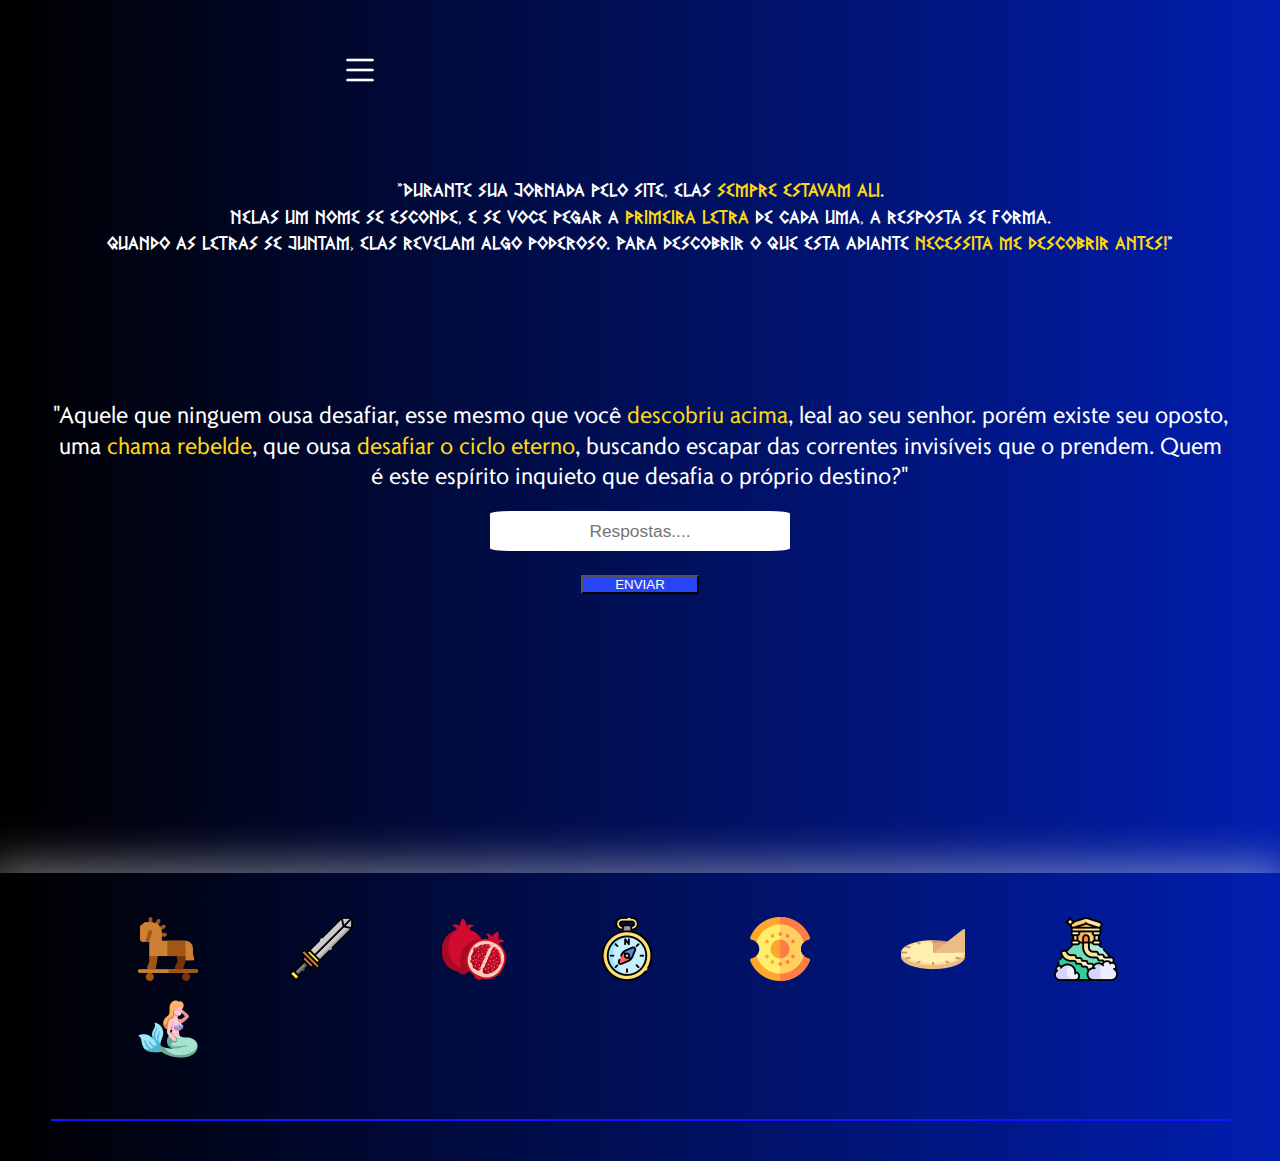
<file: enigma2.html>
<!DOCTYPE html>
<html lang="pt-BR">
  <head>
    <meta charset="UTF-8" />
    <meta name="viewport" content="width=device-width, initial-scale=1.0" />
     <!-- Icons -->
     <link
     rel="stylesheet"
     href="https://cdn.jsdelivr.net/npm/bootstrap-icons@1.11.3/font/bootstrap-icons.min.css"
   />
   <!-- Icons -->
    <title>Dessa vez não é aqui</title>
    <link rel="stylesheet" href="style.css" />
    <link rel="icon" href="icon_capacete_site.png" />
    <script src="app.js"></script>
  </head>

  <body class="corpo">
    <header>
      <div class="interface">
        <nav class="menu-desk">
          <ul>
            <li>
              <a href="index.html" class="logo"
                ><img src="Icon_Barco.png" alt="logo inmove"
              /></a>
              <a href="inicio.html">"Inicio"</a>
              <a href="Odisseia.html">"A Odisseia"</a>
              <a href="Deuses.html">"Deuses"</a>
              <a href="enigma.html">"Hqljpd"</a>
            </li>
          </ul>
        </nav>
         <!-- Menu Mobile -->
         <div class="btn-abrir-menu-mobile" id="botão-abrir" onclick="abrir()">
          <i class="bi bi-list"></i>
        </div>

        <div class="menu-mobile" id="menu-mobile" onclick="fechar()">
          <div class="btn-fechar" id="btn_fechar">
            <i class="bi bi-x-lg"></i>
          </div>
          <nav>
            <ul>
              <li>
                <a href="index.html" class="logo"
                  ><img src="Icon_Barco.png" alt="logo inmove"
                /></a>
                <a href="inicio.html">"Inicio"</a>
                <a href="Odisseia.html">"A Odisseia"</a>
                <a href="Deuses.html">"Deuses"</a>
                <a href="enigma.html">"Hqljpd"</a>
              </li>
            </ul>
          </nav>
        </div>
        <!-- Menu Mobile -->
        <div class="overlay-mobile" onclick="fechar_overlay()"></div>
      </div>
      </div>
    </header>
    <main>
      <br /><br />
      <p class="titulo_introdutorio_enigma">
        "Durante sua jornada pelo site, elas
        <span class="span_atena">sempre estavam ali</span>. <br />
        Nelas um nome se esconde, e se você pegar a
        <span class="span_atena">primeira letra</span> de cada uma, a resposta
        se forma. <br />
        Quando as letras se juntam, elas revelam algo poderoso. Para descobrir o que
        está adiante
        <span class="span_atena">necessita me descobrir antes!</span>"
      </p>

      <section class="enigma">
        <div class="interface">
          <div class="flex">
            <div class="txt_enigma_1">
              <p>
                "Aquele que ninguem ousa desafiar, esse mesmo que você <span class="span_atena">descobriu acima</span>,
                leal ao seu senhor. porém existe seu oposto, uma <span class="span_atena">chama rebelde</span>, que
                ousa <span class="span_atena">desafiar o ciclo eterno</span>, buscando escapar das correntes
                invisíveis que o prendem. Quem é este espírito inquieto que
                desafia o próprio destino?"
              </p>
              <input
                type="text"
                placeholder="Respostas...."
                class="resposta"
                id="resposta"
              />
              <button class="botão" onclick="enviar_resposta_2()">ENVIAR</button>
              <p id="resultado"></p>
            </div>
          </div>
        </div>
      </section>
    </main>
    <footer>
      <div class="interface">
        <div class="rodape borda">
          <div class="flex">
            <div class="logo-footer">
              <img src="cavalo-de-troia.png" alt="" />
              <img src="espada.png" alt="" />
              <img src="roma.png" alt="" />
              <img src="bussola.png" alt="" />
              <img src="escudo.png" alt="" />
              <img src="relogio-do-sol.png" alt="" />
              <img src="olimpo.png" alt="" />
              <img src="sereia.png" alt="" />
            </div>
          </div>
        </div>
      </div>
    </footer>
  </body>
</ht
</file>
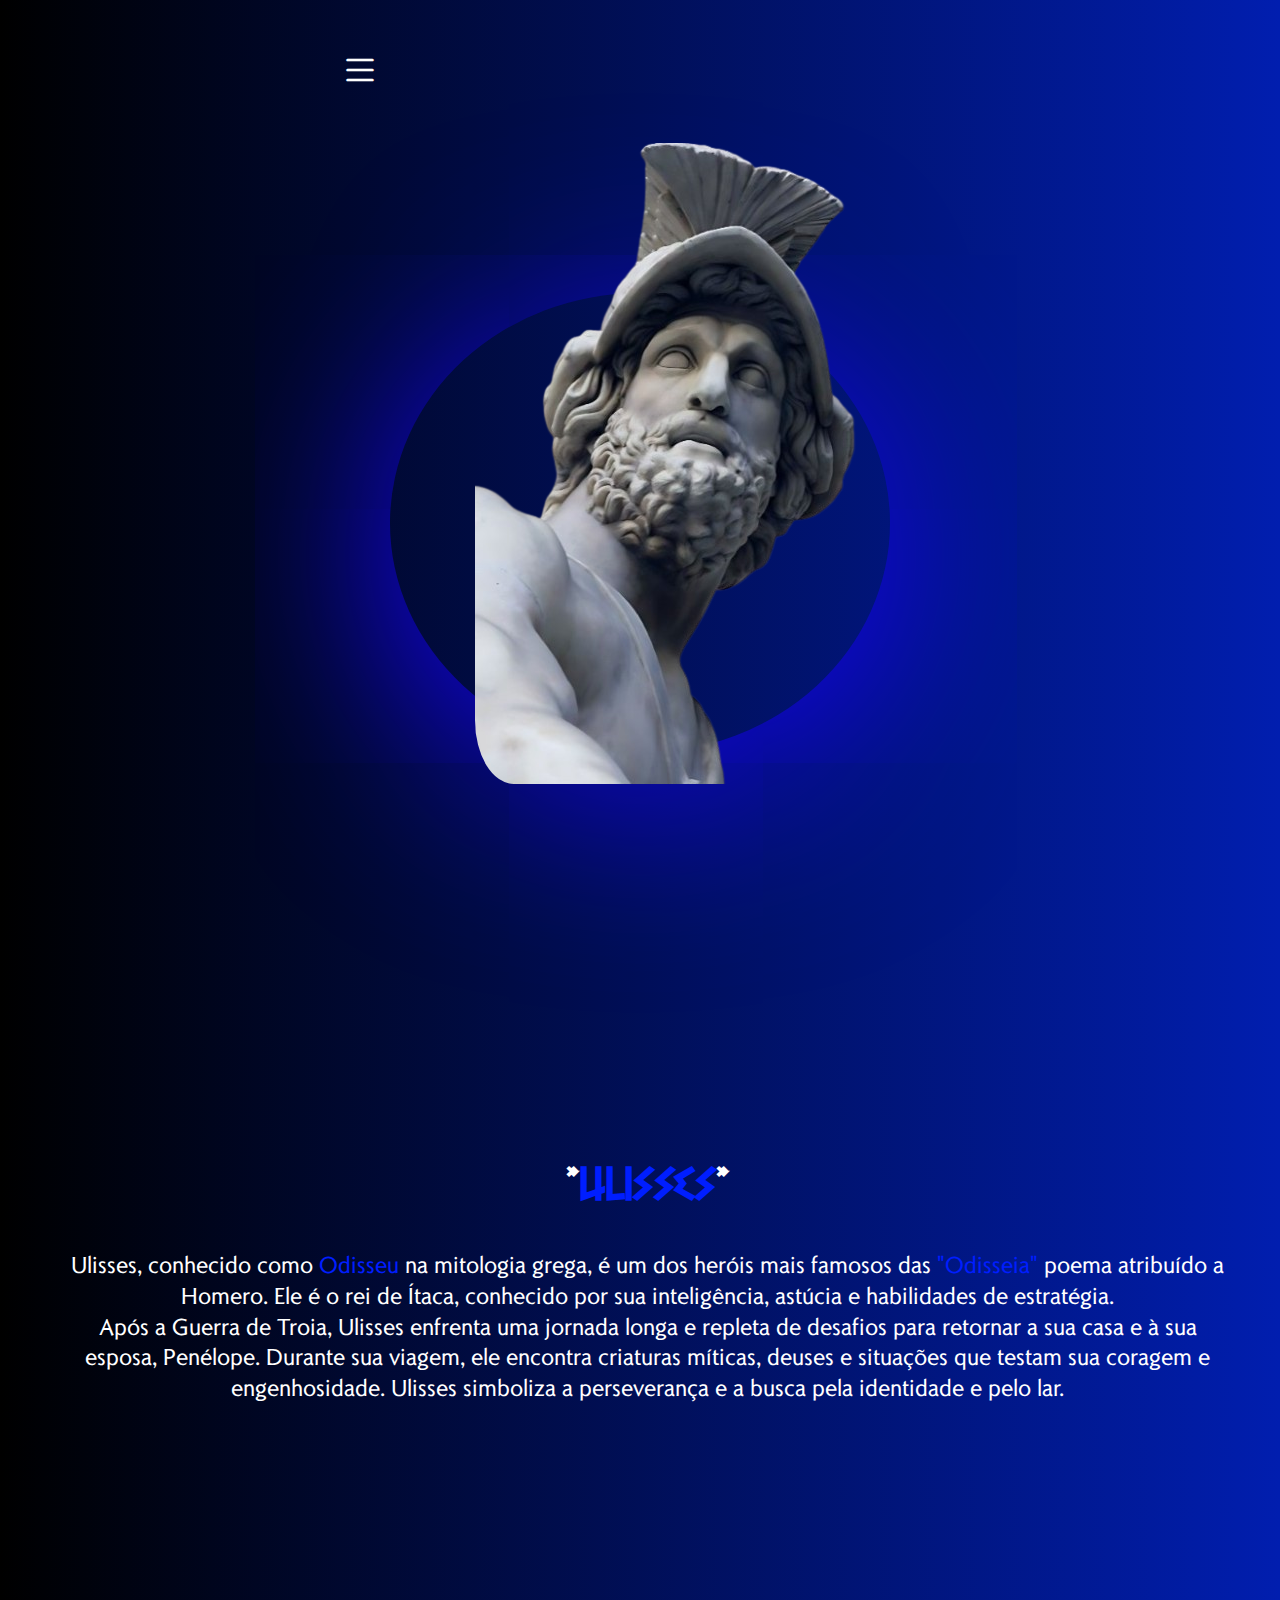
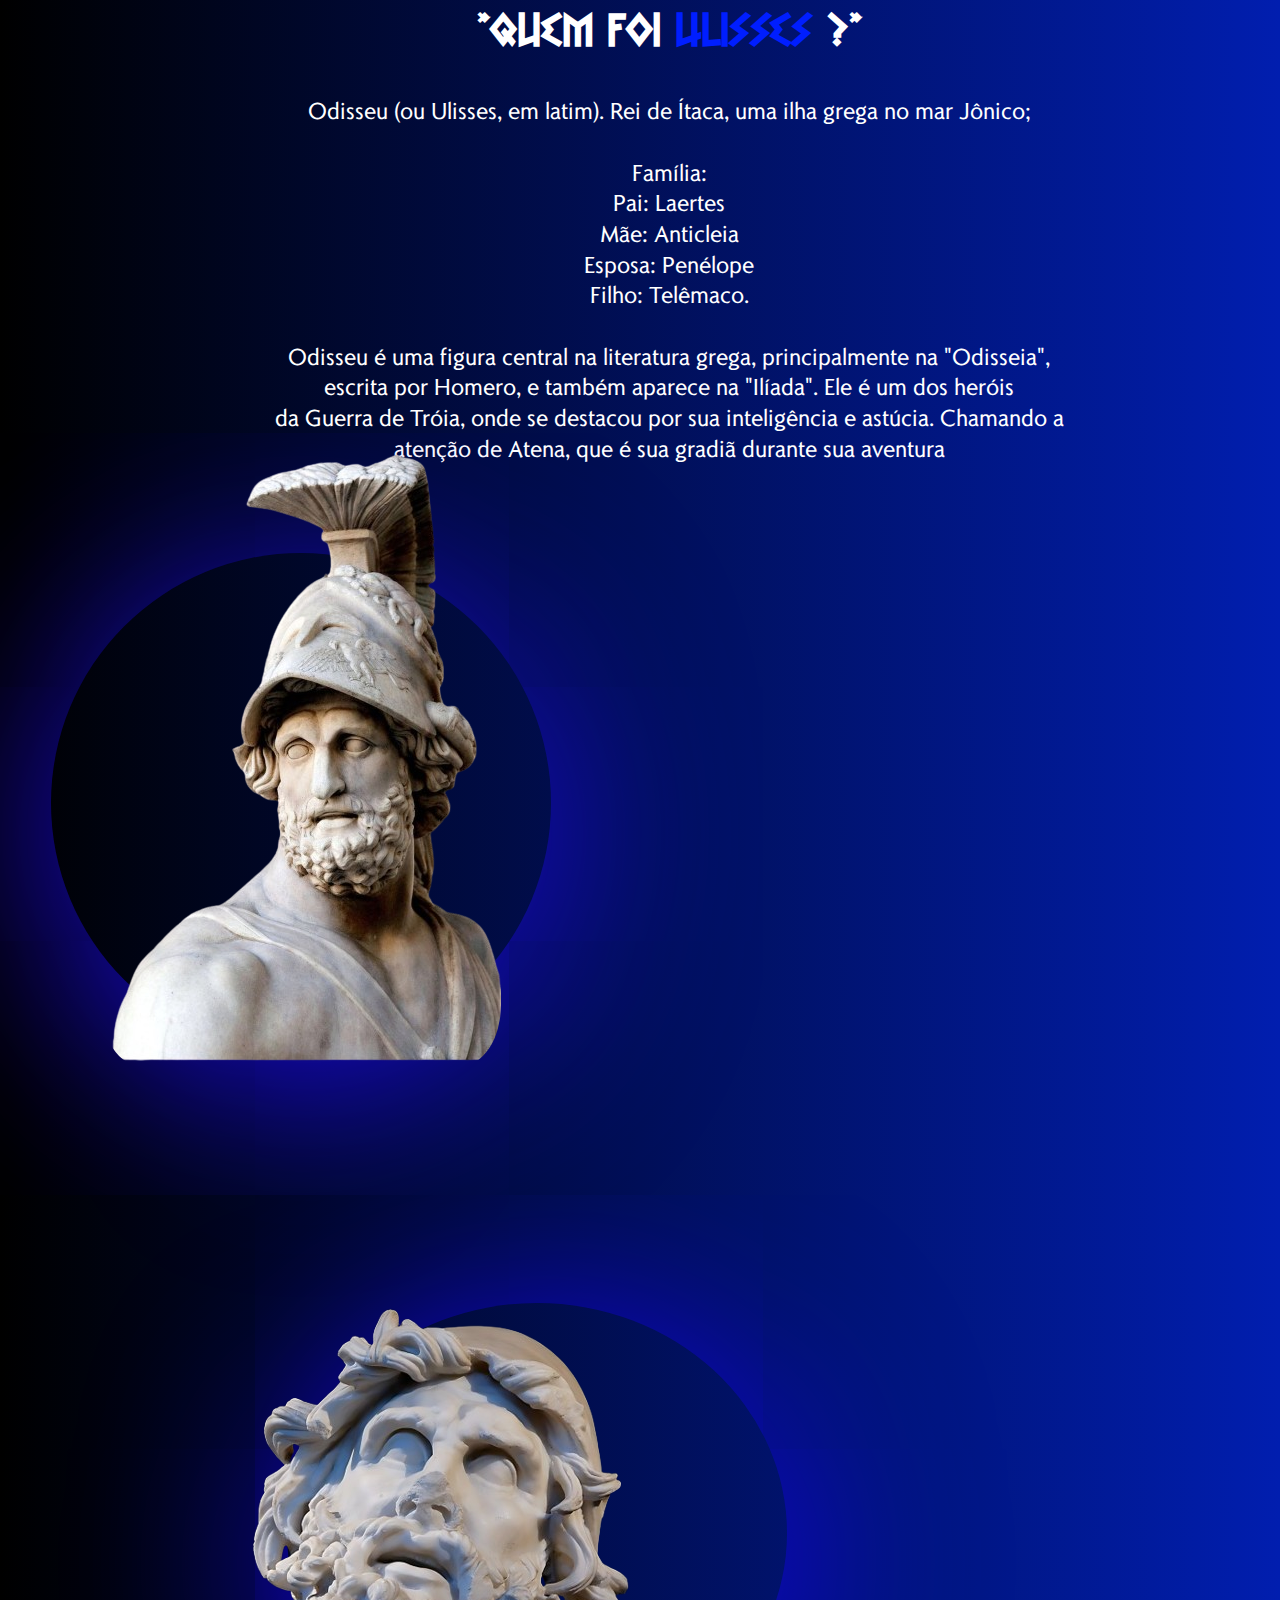
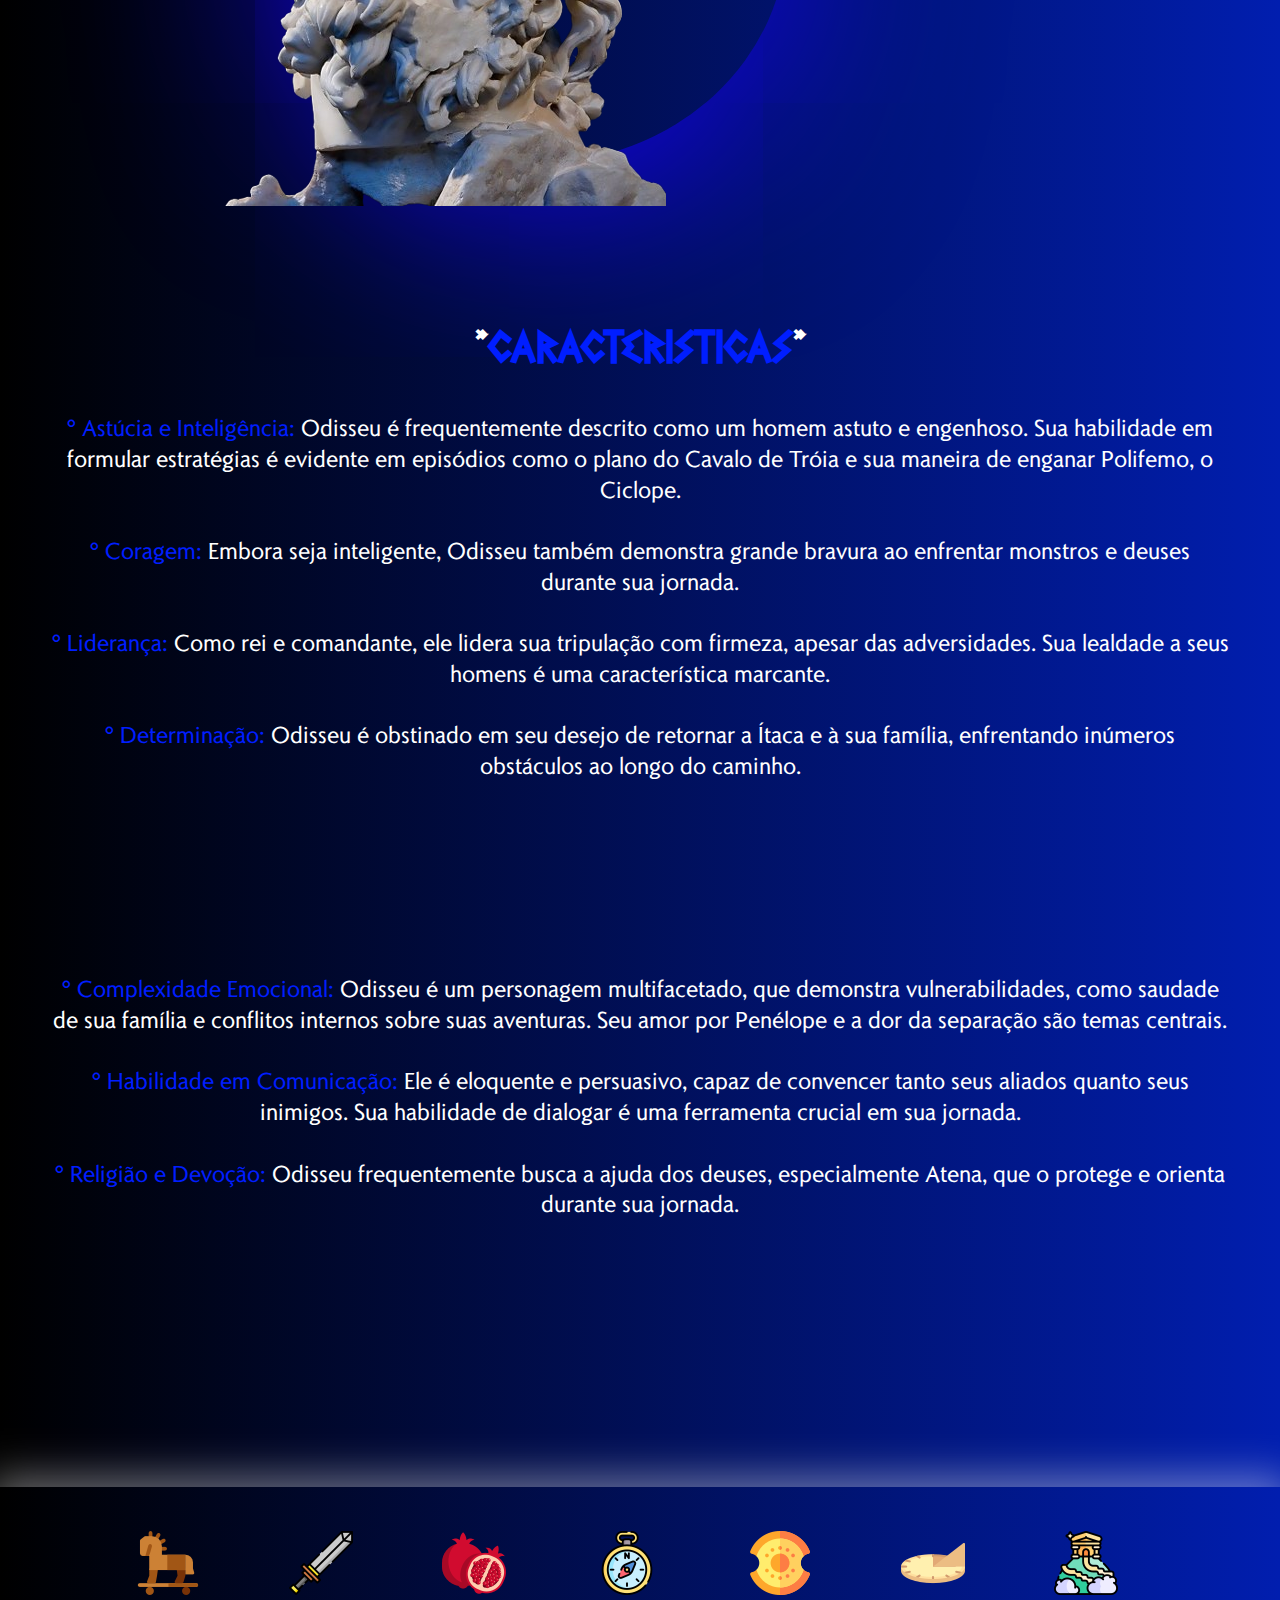
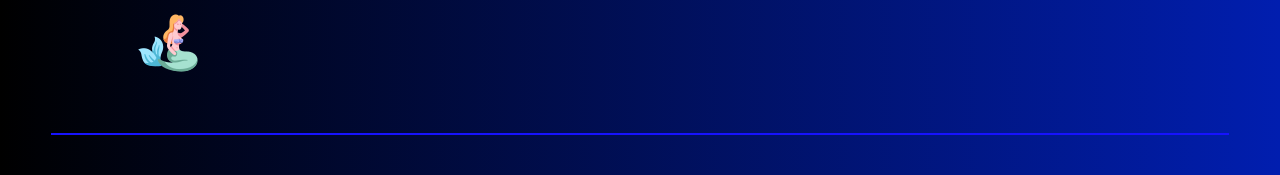
<file: inicio.html>
<!DOCTYPE html>
<html lang="pt-BR">
  <head>
    <meta charset="UTF-8" />
    <meta name="viewport" content="width=device-width, initial-scale=1.0" />
     <!-- Icons -->
     <link
     rel="stylesheet"
     href="https://cdn.jsdelivr.net/npm/bootstrap-icons@1.11.3/font/bootstrap-icons.min.css"
   />
   <!-- Icons -->
    <title>Ulisses</title>
    <link rel="stylesheet" href="style.css" />
    <link rel="icon" href="icon_capacete_site.png" />
    <script src="app.js"></script>
  </head>

  <body class="corpo">
    <header>
      <div class="interface">
        <nav class="menu-desk">
          <ul>
            <li>
              <a href="index.html" class="logo"
                ><img src="Icon_Barco.png" alt="logo inmove"
              /></a>
              <a href="inicio.html">"Inicio"</a>
              <a href="Odisseia.html">"A Odisseia"</a>
              <a href="Deuses.html">"Deuses"</a>
              <a href="enigma.html">"Hqljpd"</a>
            </li>
          </ul>
        </nav>
         <!-- Menu Mobile -->
         <div class="btn-abrir-menu-mobile" id="botão-abrir" onclick="abrir()">
          <i class="bi bi-list"></i>
        </div>

        <div class="menu-mobile" id="menu-mobile" onclick="fechar()">
          <div class="btn-fechar" id="btn_fechar">
            <i class="bi bi-x-lg"></i>
          </div>
          <nav>
            <ul>
              <li>
                <a href="index.html" class="logo"
                  ><img src="Icon_Barco.png" alt="logo inmove"
                /></a>
                <a href="inicio.html">"Inicio"</a>
                <a href="Odisseia.html">"A Odisseia"</a>
                <a href="Deuses.html">"Deuses"</a>
                <a href="enigma.html">"Hqljpd"</a>
              </li>
            </ul>
          </nav>
        </div>
        <!-- Menu Mobile -->
        <div class="overlay-mobile" onclick="fechar_overlay()"></div>
      </div>
      </div>
    </header>

    <main>
      <!-- Inicio Odisseu -->
      <section class="inicio_odisseu">
        <div class="interface">
          <div class="flex">
            <div class="txt_ulisses">
              <h1 class="titulo">"<span>Ulisses</span>"</h1>
              <p class="paragrafo">
                Ulisses, conhecido como <span>Odisseu</span> na mitologia grega,
                é um dos heróis mais famosos das <span>"Odisseia"</span> poema
                atribuído a Homero. Ele é o rei de Ítaca, conhecido por sua
                inteligência, astúcia e habilidades de estratégia. <br />
                Após a Guerra de Troia, Ulisses enfrenta uma jornada longa e
                repleta de desafios para retornar a sua casa e à sua esposa,
                Penélope. Durante sua viagem, ele encontra criaturas míticas,
                deuses e situações que testam sua coragem e engenhosidade.
                Ulisses simboliza a perseverança e a busca pela identidade e
                pelo lar.
              </p>
            </div>
            <div class="black_hole_direita">
              <img src="Odisseu_inicio.png" alt="" class="img_direita" />
            </div>
          </div>
        </div>
      </section>
      <!-- inicio Odisseu -->

      <!-- parte 2 inicio Odisseu -->
      <section class="inicio2_odisseu">
        <div class="interface">
          <div class="flex">
            <div class="black_hole_esquerda">
              <img src="Odisseu_inicio2.png" alt="" class="img_esquerda" />
            </div>
            <div class="txt_ulisses2">
              <h1 class="titulo">"Quem foi <span>Ulisses</span> ?"</h1>
              <p class="paragrafo">
                Odisseu (ou Ulisses, em latim). Rei de Ítaca, uma ilha grega no
                mar Jônico; <br /><br />Família: <br />Pai: Laertes <br />Mãe:
                Anticleia <br />Esposa: Penélope <br />Filho: Telêmaco.
                <br /><br />Odisseu é uma figura central na literatura grega,
                principalmente na "Odisseia", <br />
                escrita por Homero, e também aparece na "Ilíada". Ele é um dos
                heróis <br />
                da Guerra de Tróia, onde se destacou por sua inteligência e
                astúcia. Chamando a <br />
                atenção de Atena, que é sua gradiã durante sua aventura
              </p>
            </div>
          </div>
        </div>
      </section>
      <!-- Parte 2 inicio odisseu -->

      <!-- Parte 3 inicio odisseu -->
      <section class="inicio3_odisseu">
        <div class="interface">
          <div class="flex">
            <div class="txt_ulisses3">
              <h1 class="titulo">"<span>Caracteristicas</span>"</h1>
              <p class="paragrafo">
                <span>° Astúcia e Inteligência:</span> Odisseu é frequentemente
                descrito como um homem astuto e engenhoso. Sua habilidade em
                formular estratégias é evidente em episódios como o plano do
                Cavalo de Tróia e sua maneira de enganar Polifemo, o Ciclope.
                <br /><br />
                <span>° Coragem: </span> Embora seja inteligente, Odisseu também
                demonstra grande bravura ao enfrentar monstros e deuses durante
                sua jornada. <br /><br />
                <span>° Liderança: </span> Como rei e comandante, ele lidera sua
                tripulação com firmeza, apesar das adversidades. Sua lealdade a
                seus homens é uma característica marcante. <br /><br />
                <span>° Determinação:</span> Odisseu é obstinado em seu desejo
                de retornar a Ítaca e à sua família, enfrentando inúmeros
                obstáculos ao longo do caminho.
              </p>
            </div>
            <div class="black_hole_direita">
              <img
                src="Odisseu_inicio3.png"
                alt=""
                class="img_direita_2"
              />
            </div>
          </div>
          <div class="txt_ulisses3">
            <p class="paragrafo_estendido">
              <span>° Complexidade Emocional:</span> Odisseu é um personagem
              multifacetado, que demonstra vulnerabilidades, como saudade de sua
              família e conflitos internos sobre suas aventuras. Seu amor por
              Penélope e a dor da separação são temas centrais. <br />
              <br />
              <span>° Habilidade em Comunicação:</span> Ele é eloquente e
              persuasivo, capaz de convencer tanto seus aliados quanto seus
              inimigos. Sua habilidade de dialogar é uma ferramenta crucial em
              sua jornada. <br /><br />
              <span>° Religião e Devoção:</span> Odisseu frequentemente busca a
              ajuda dos deuses, especialmente Atena, que o protege e orienta
              durante sua jornada.
            </p>
          </div>
        </div>
      </section>
    </main>
    <footer>
      <div class="interface">
        <div class="rodape borda">
          <div class="flex">
            <div class="logo-footer">
              <img src="cavalo-de-troia.png" alt="" />
              <img src="espada.png" alt="" />
              <img src="roma.png" alt="" />
              <img src="bussola.png" alt="" />
              <img src="escudo.png" alt="" />
              <img src="relogio-do-sol.png" alt="" />
              <img src="olimpo.png" alt="" />
              <img src="sereia.png" alt="" />
            </div>
          </div>
        </div>
      </div>
    </footer>
  </body>
</html>
</file>
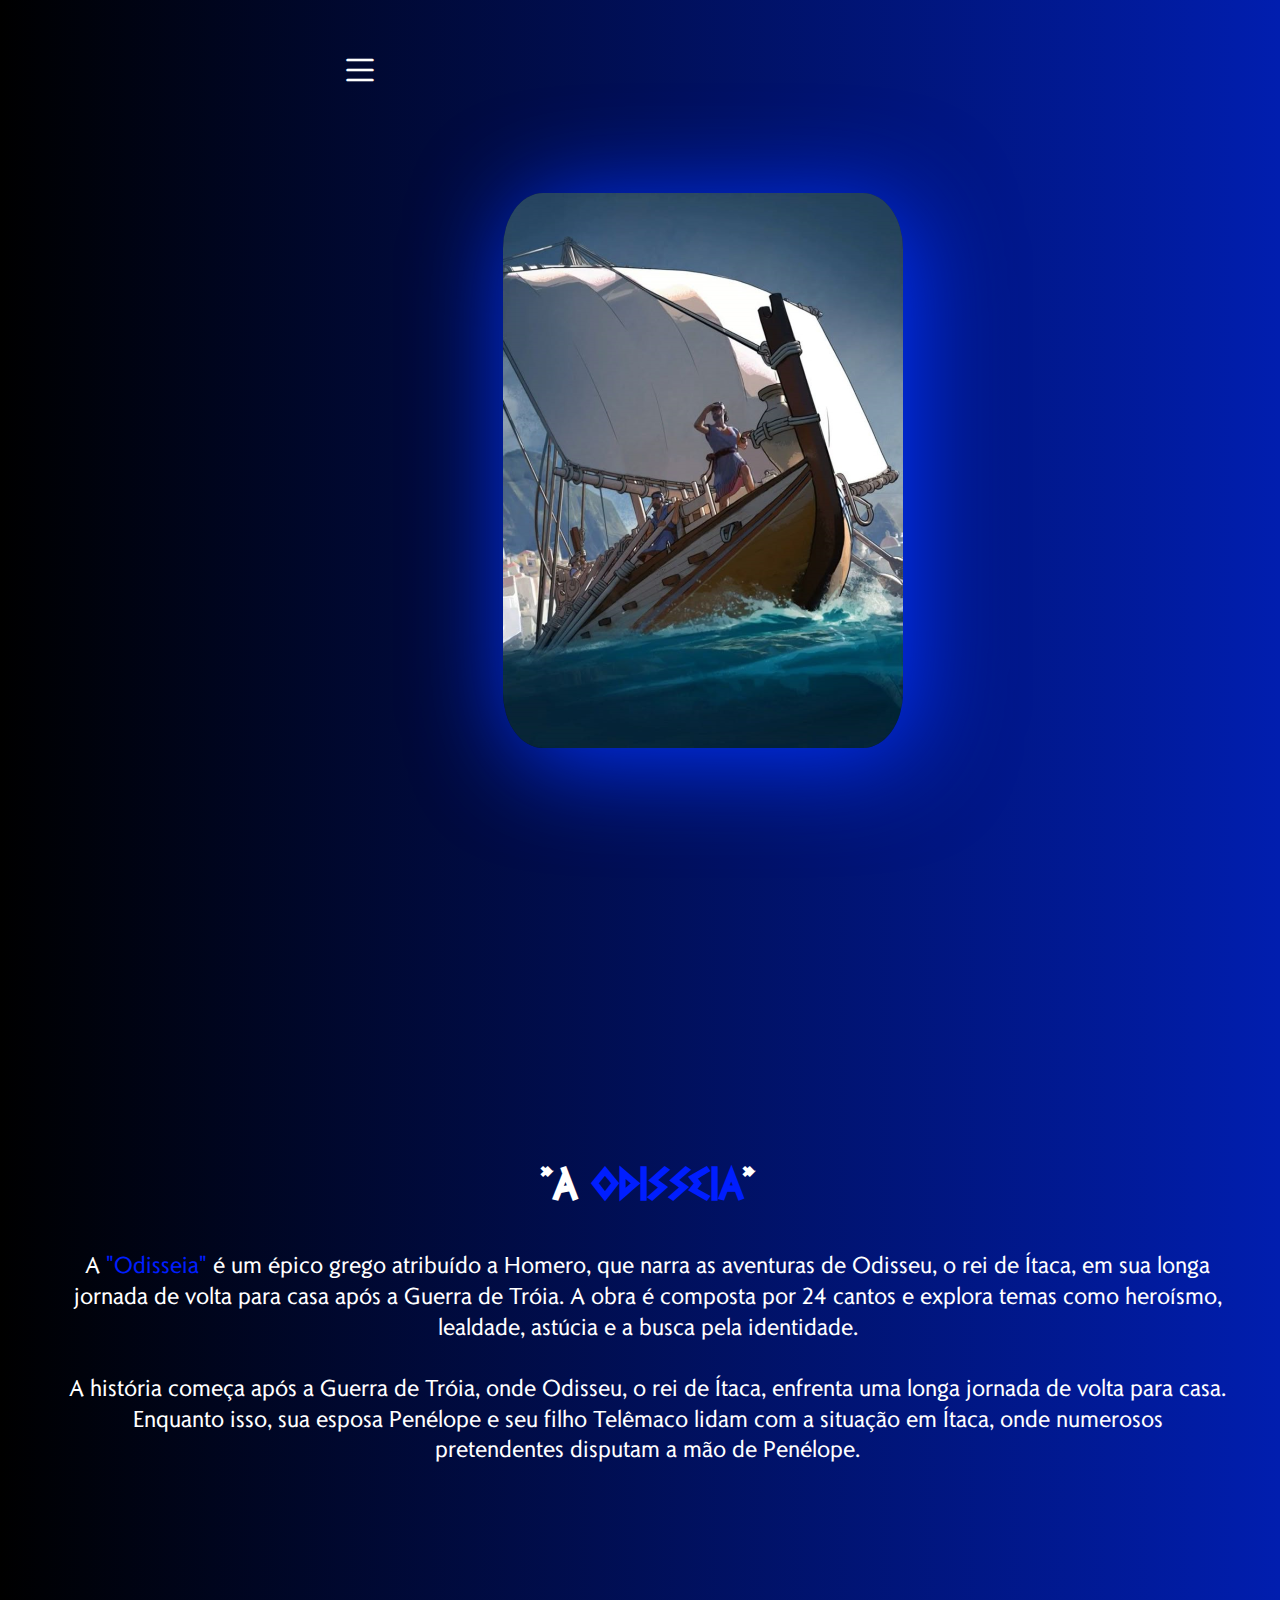
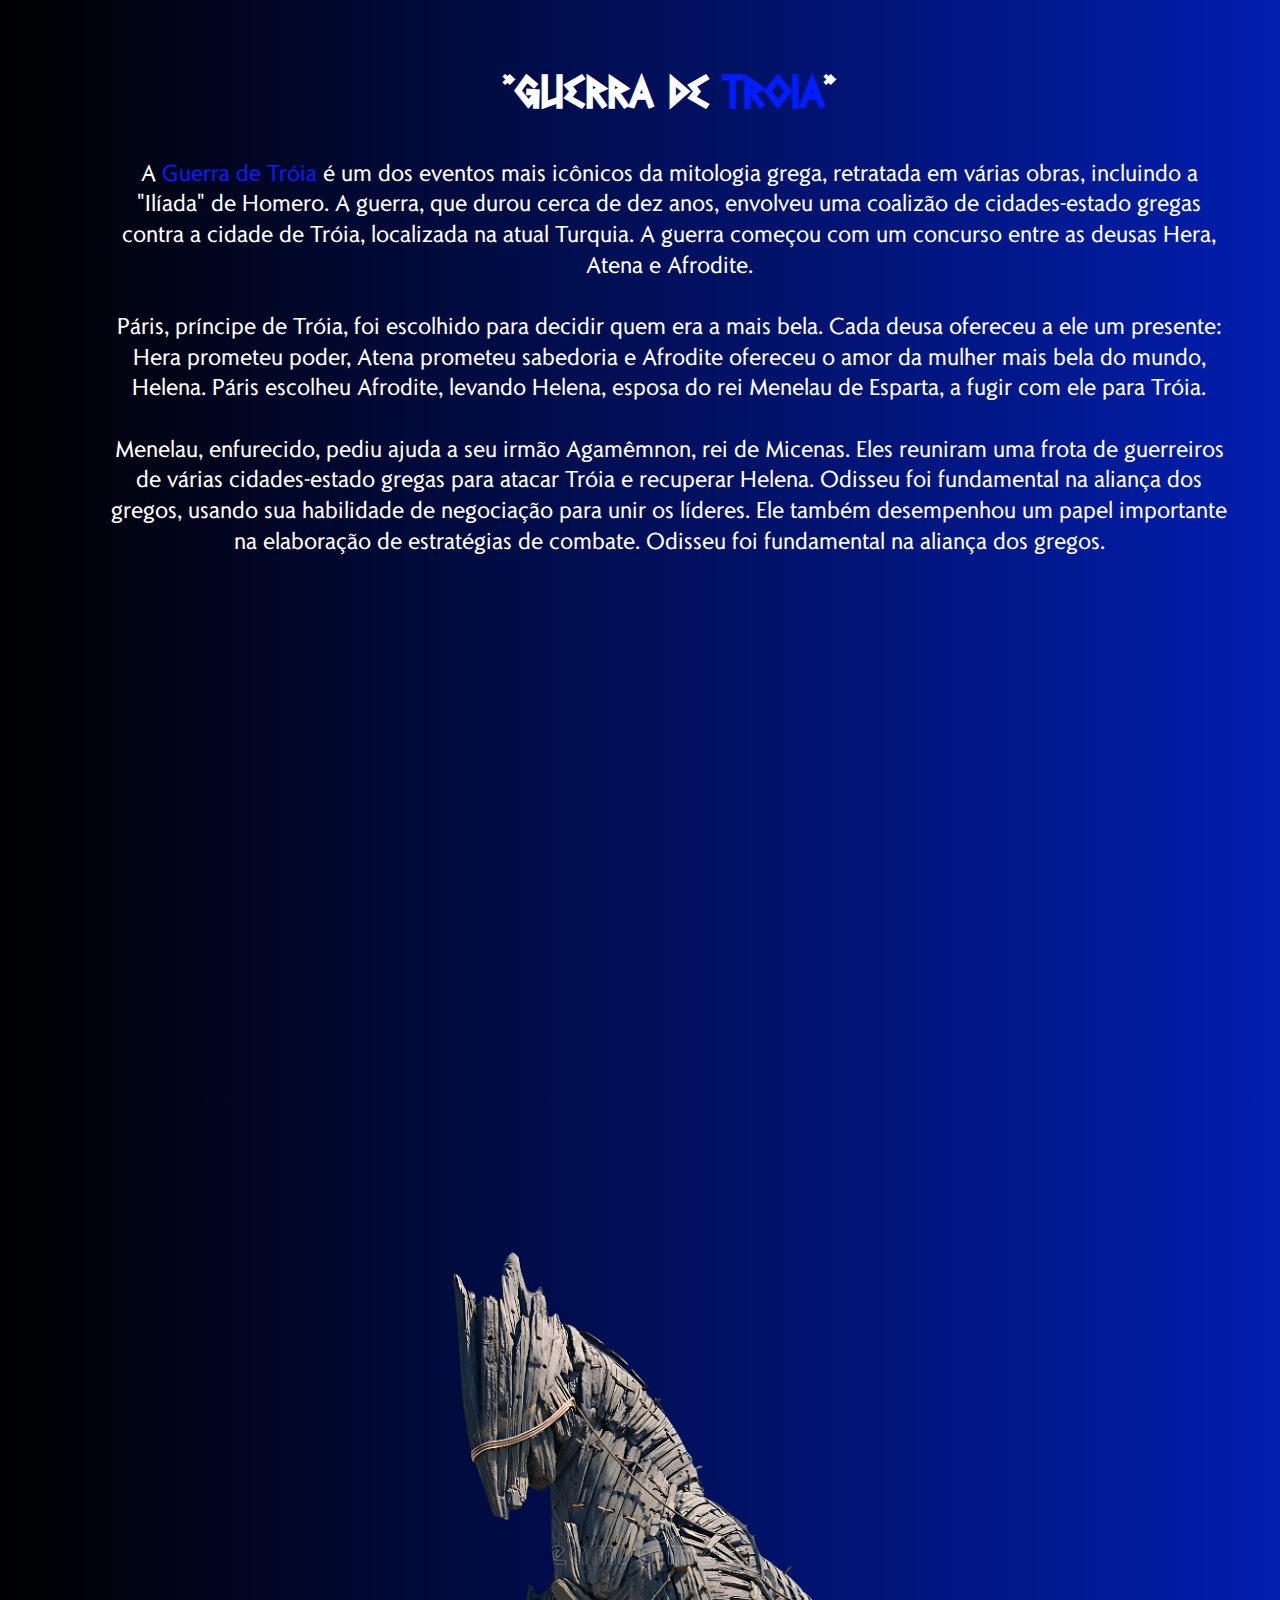
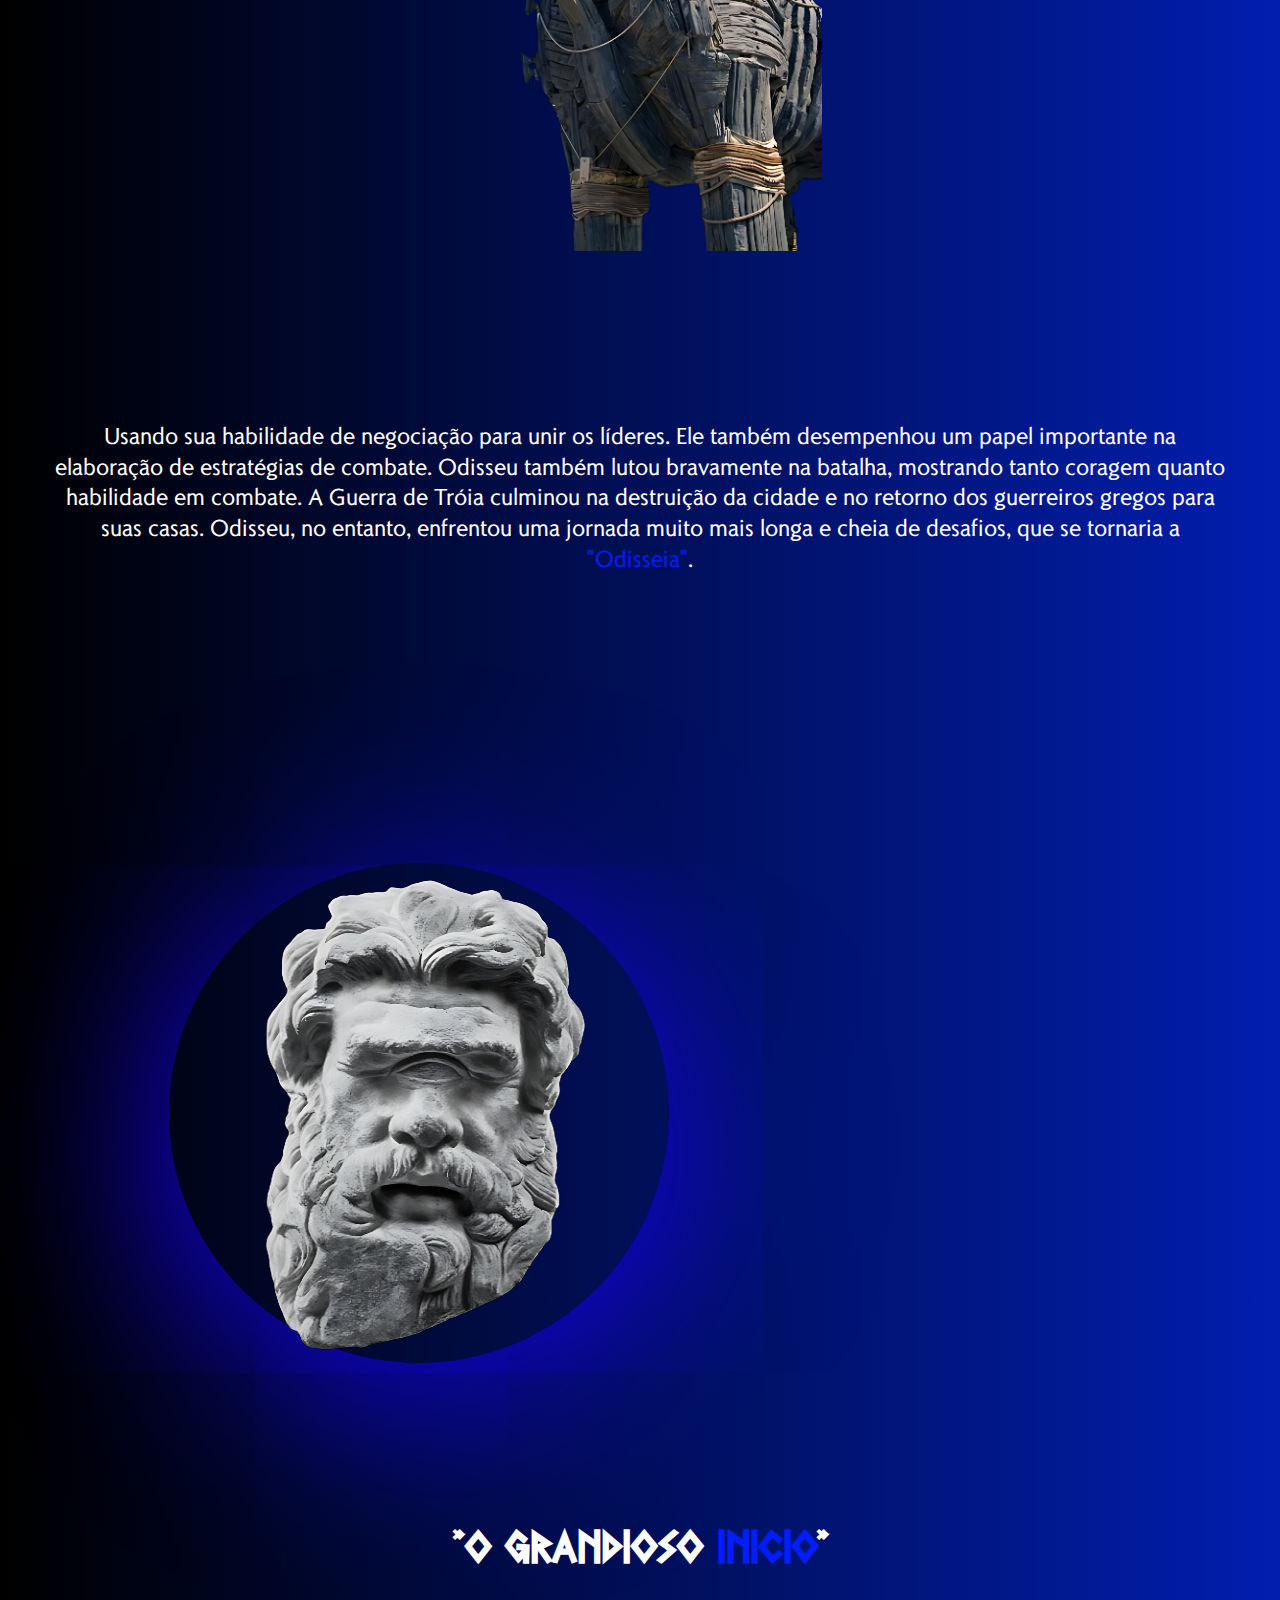
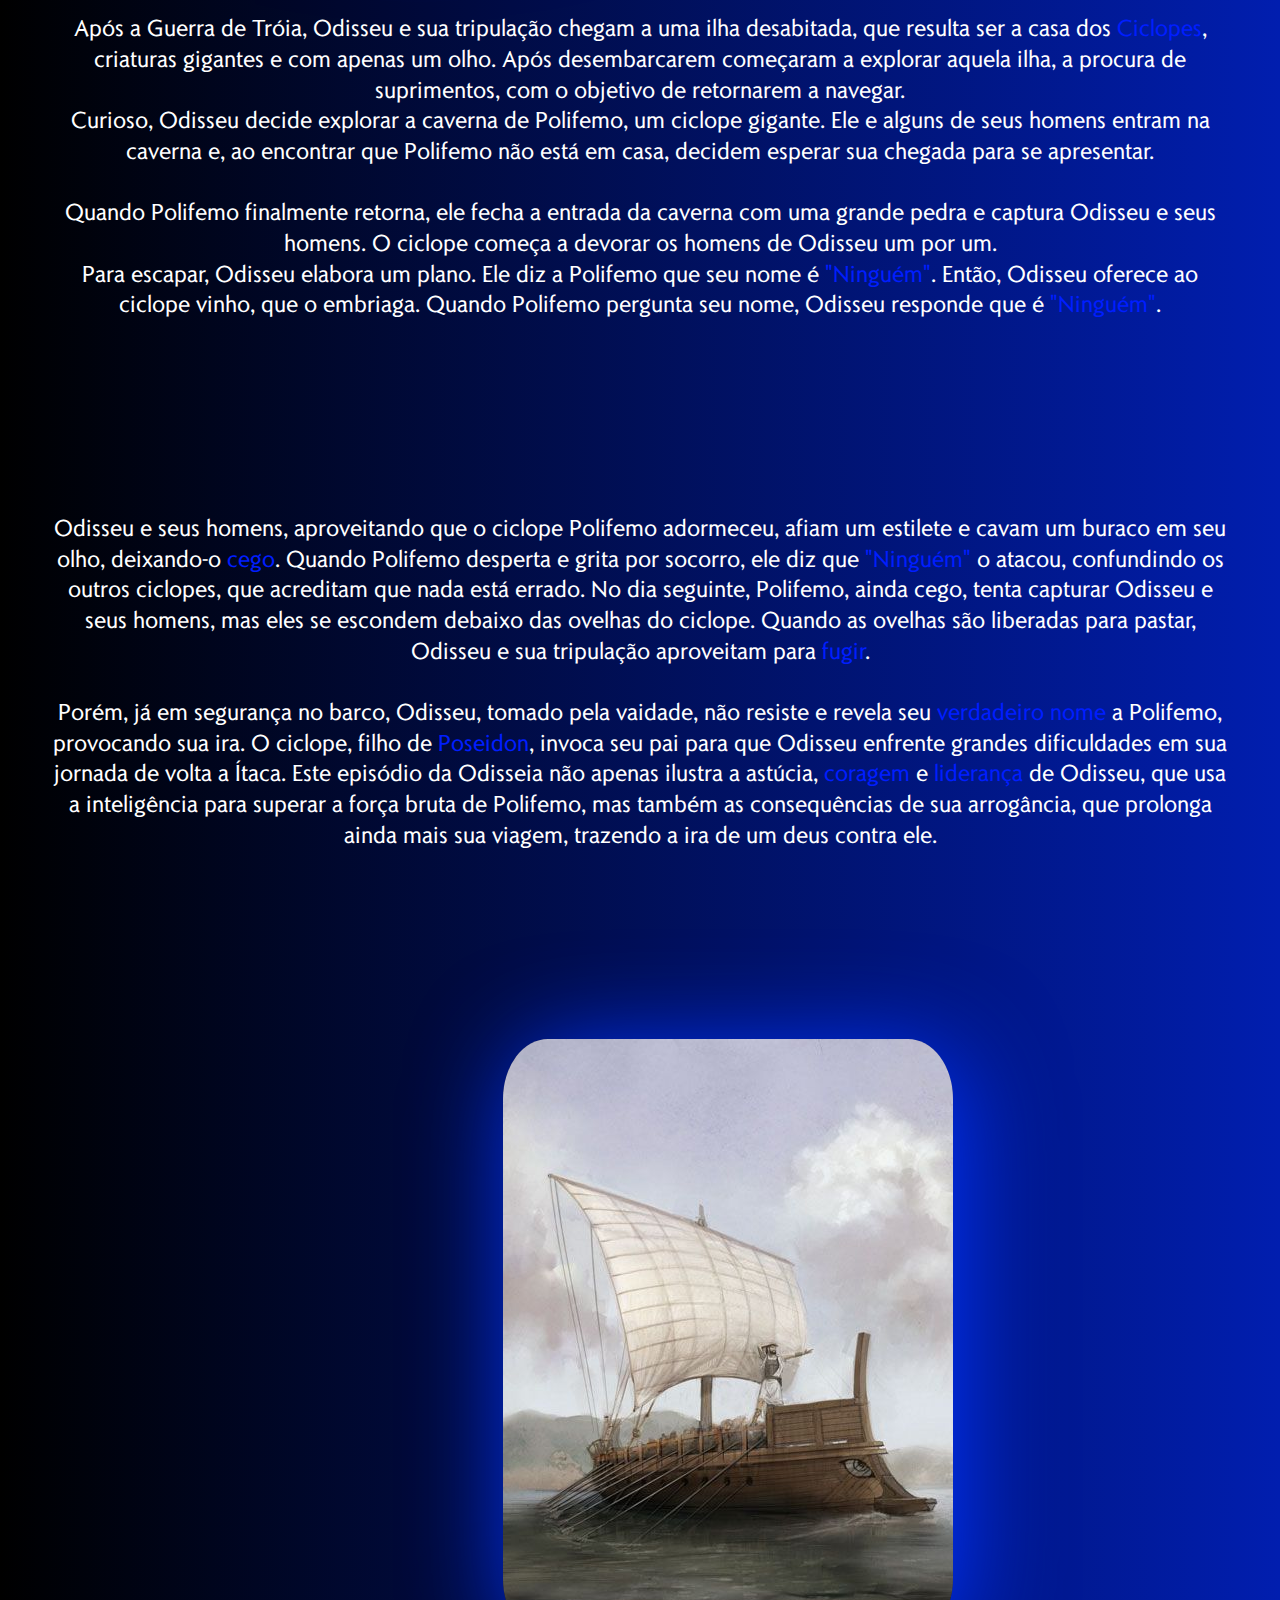
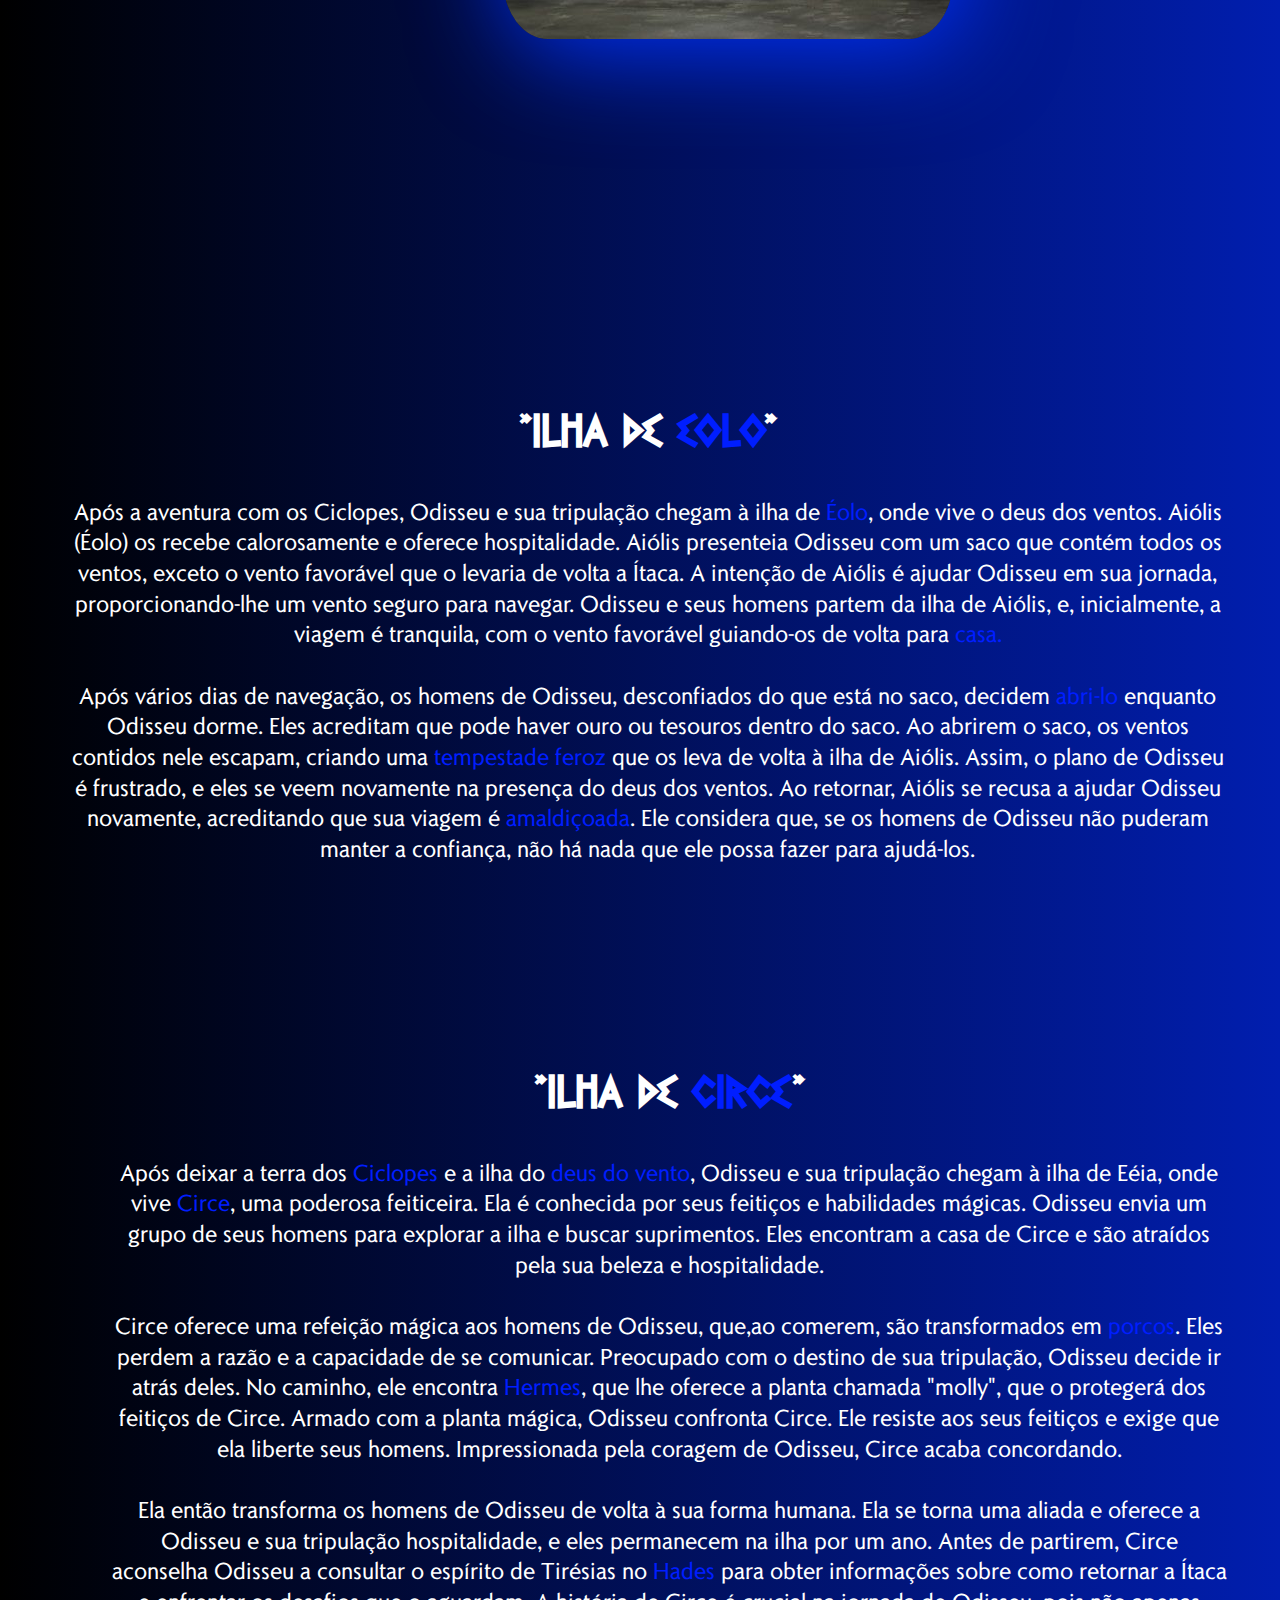
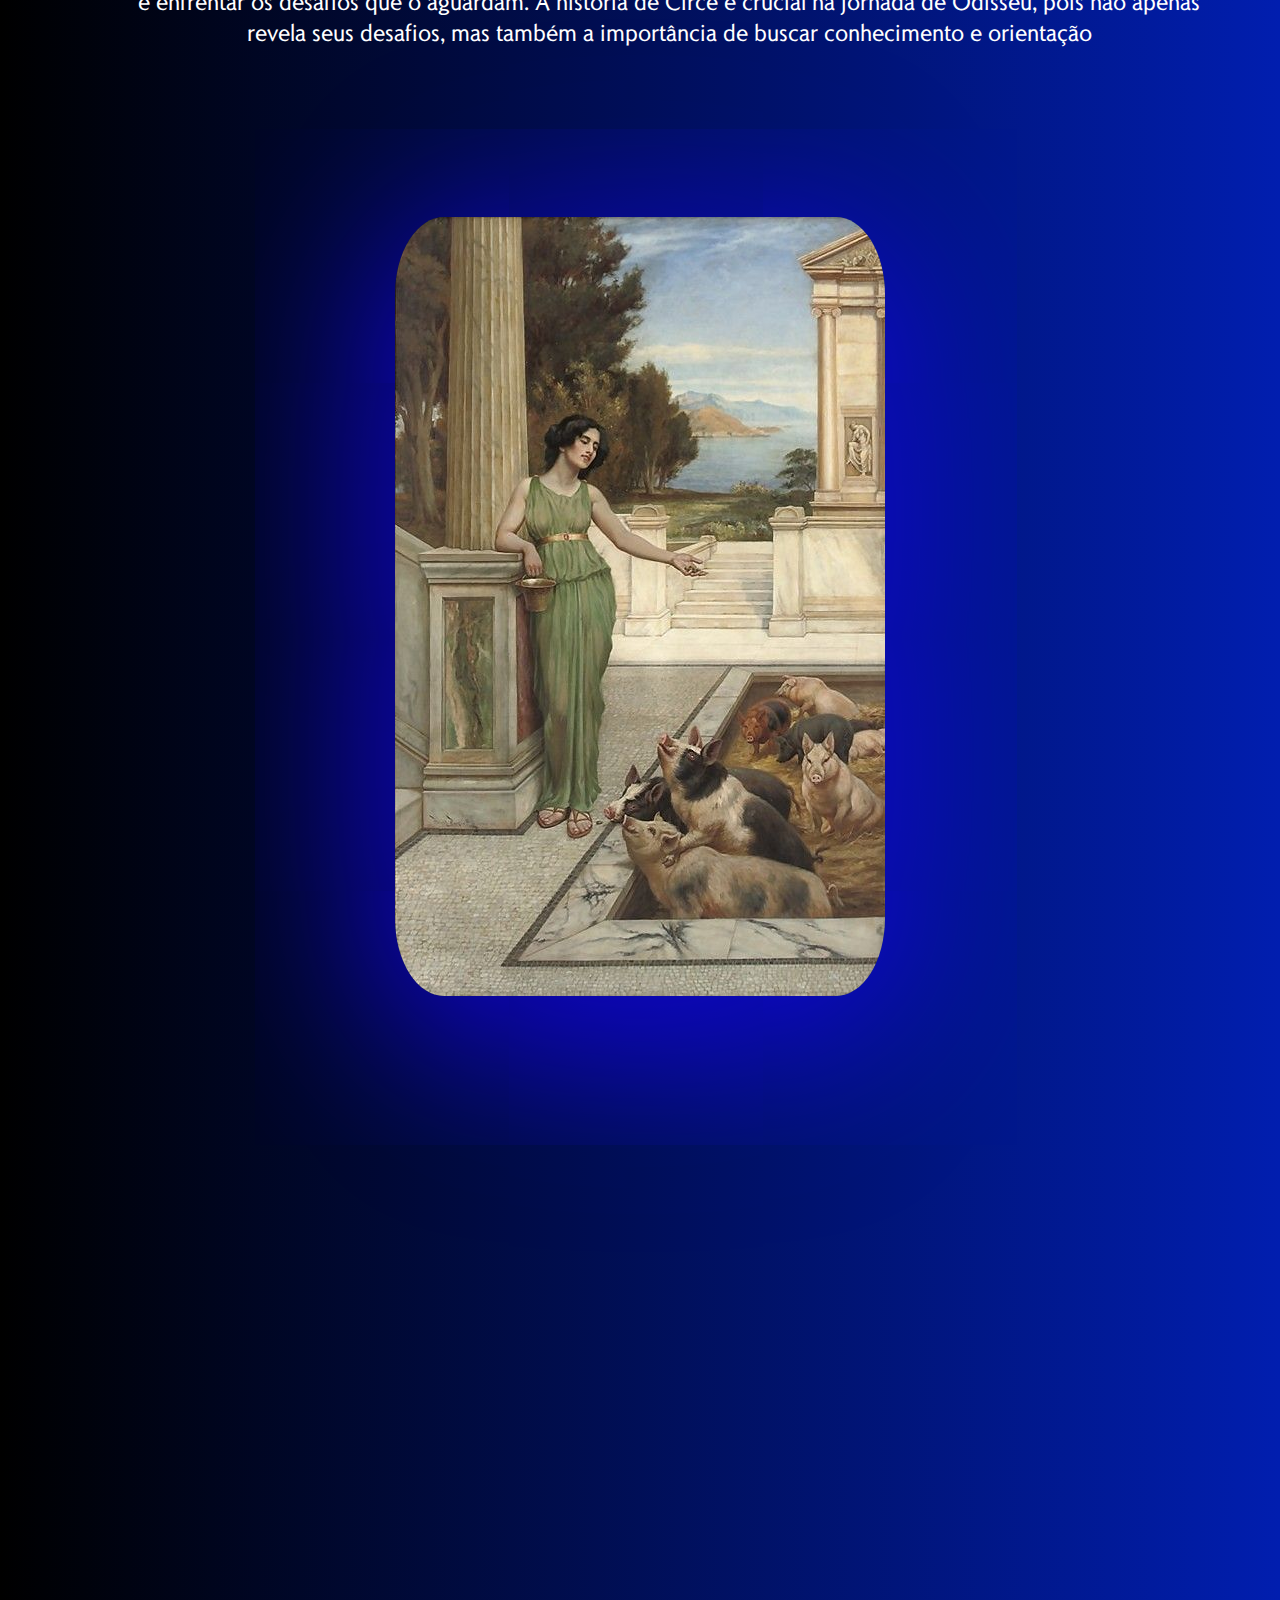
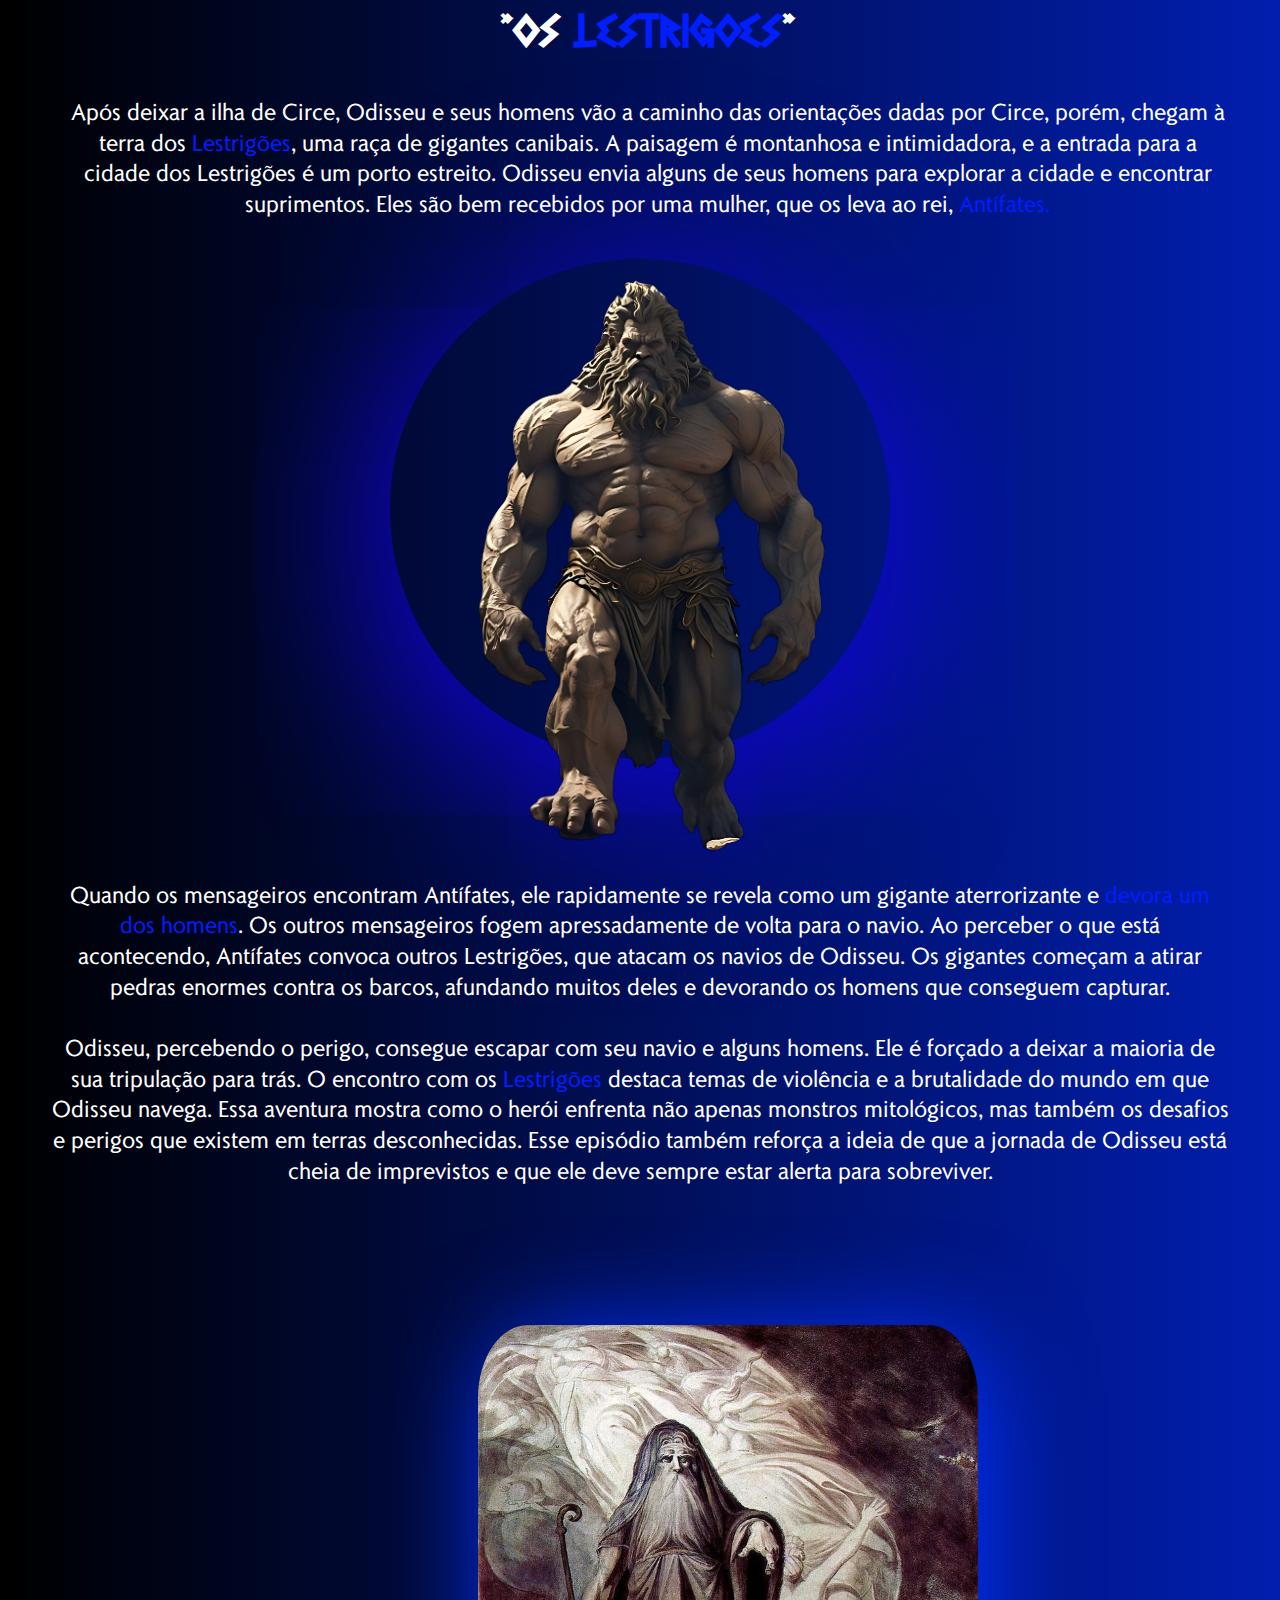
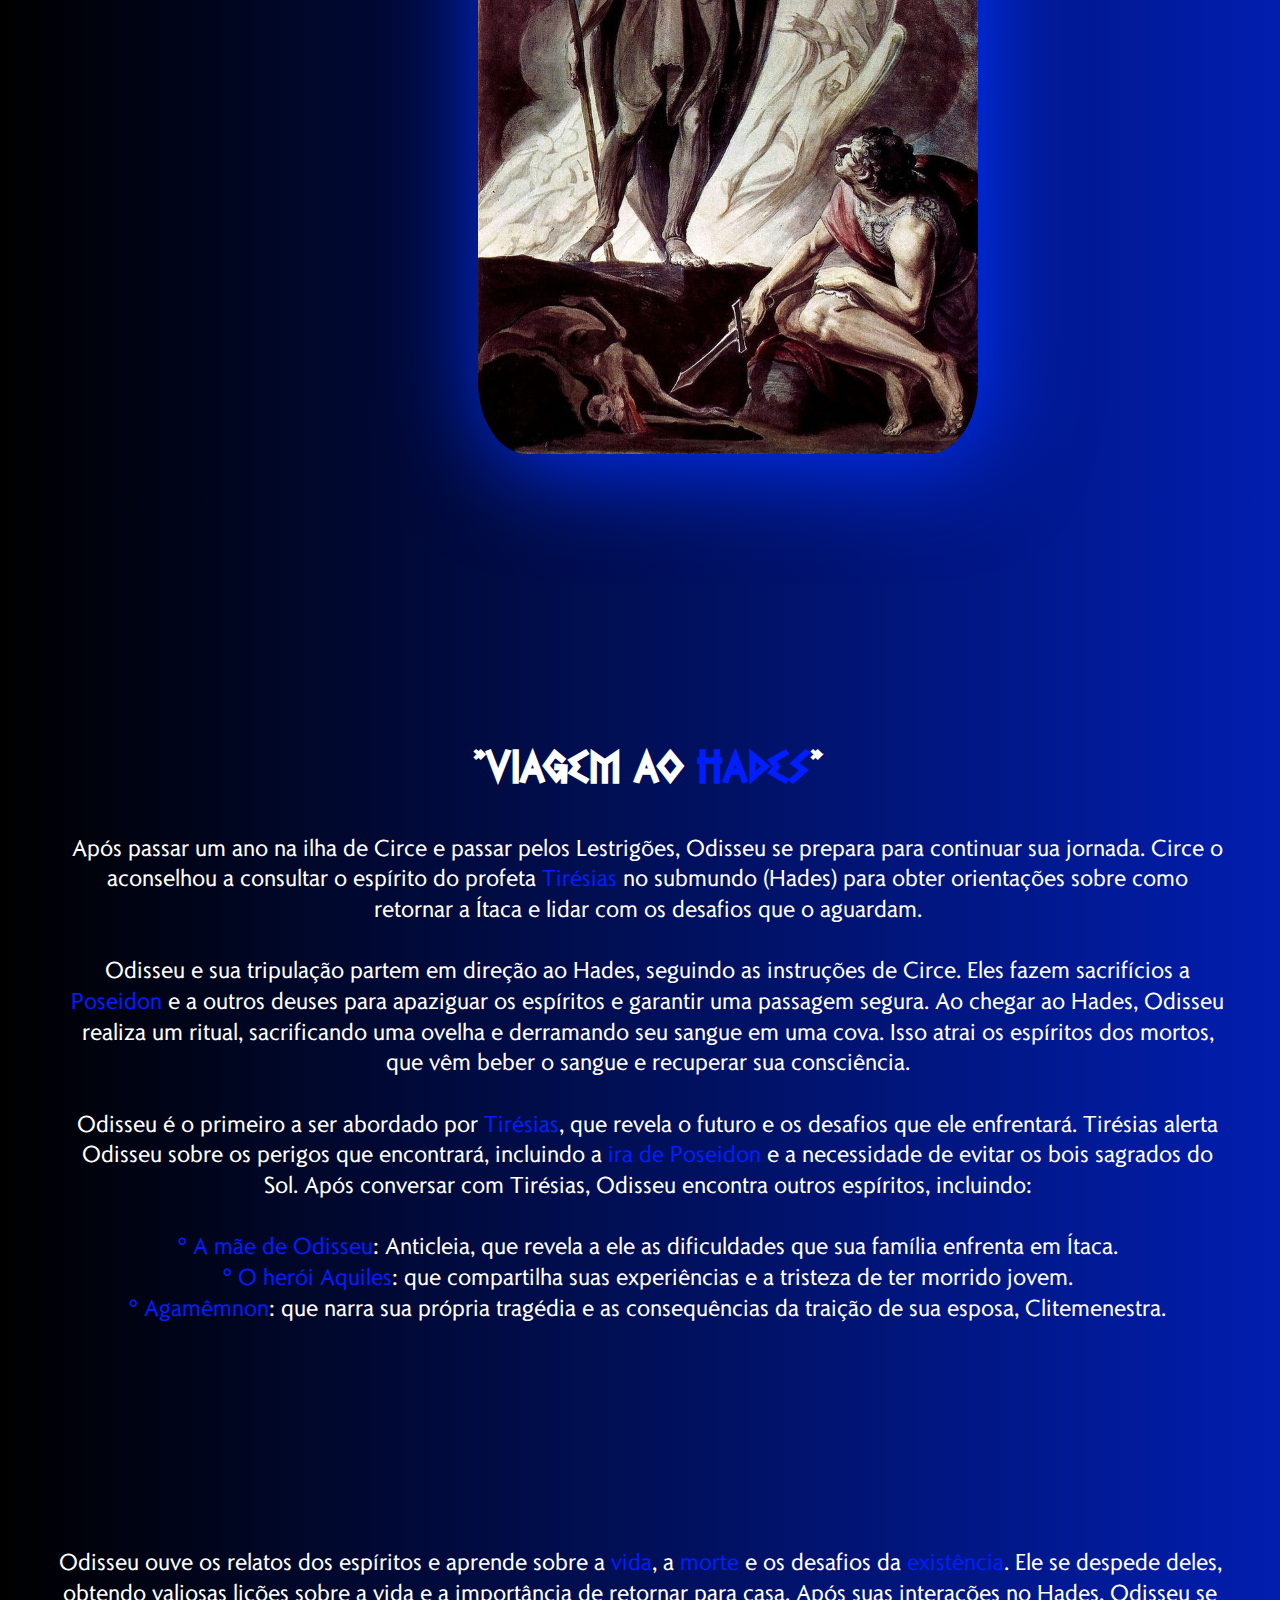
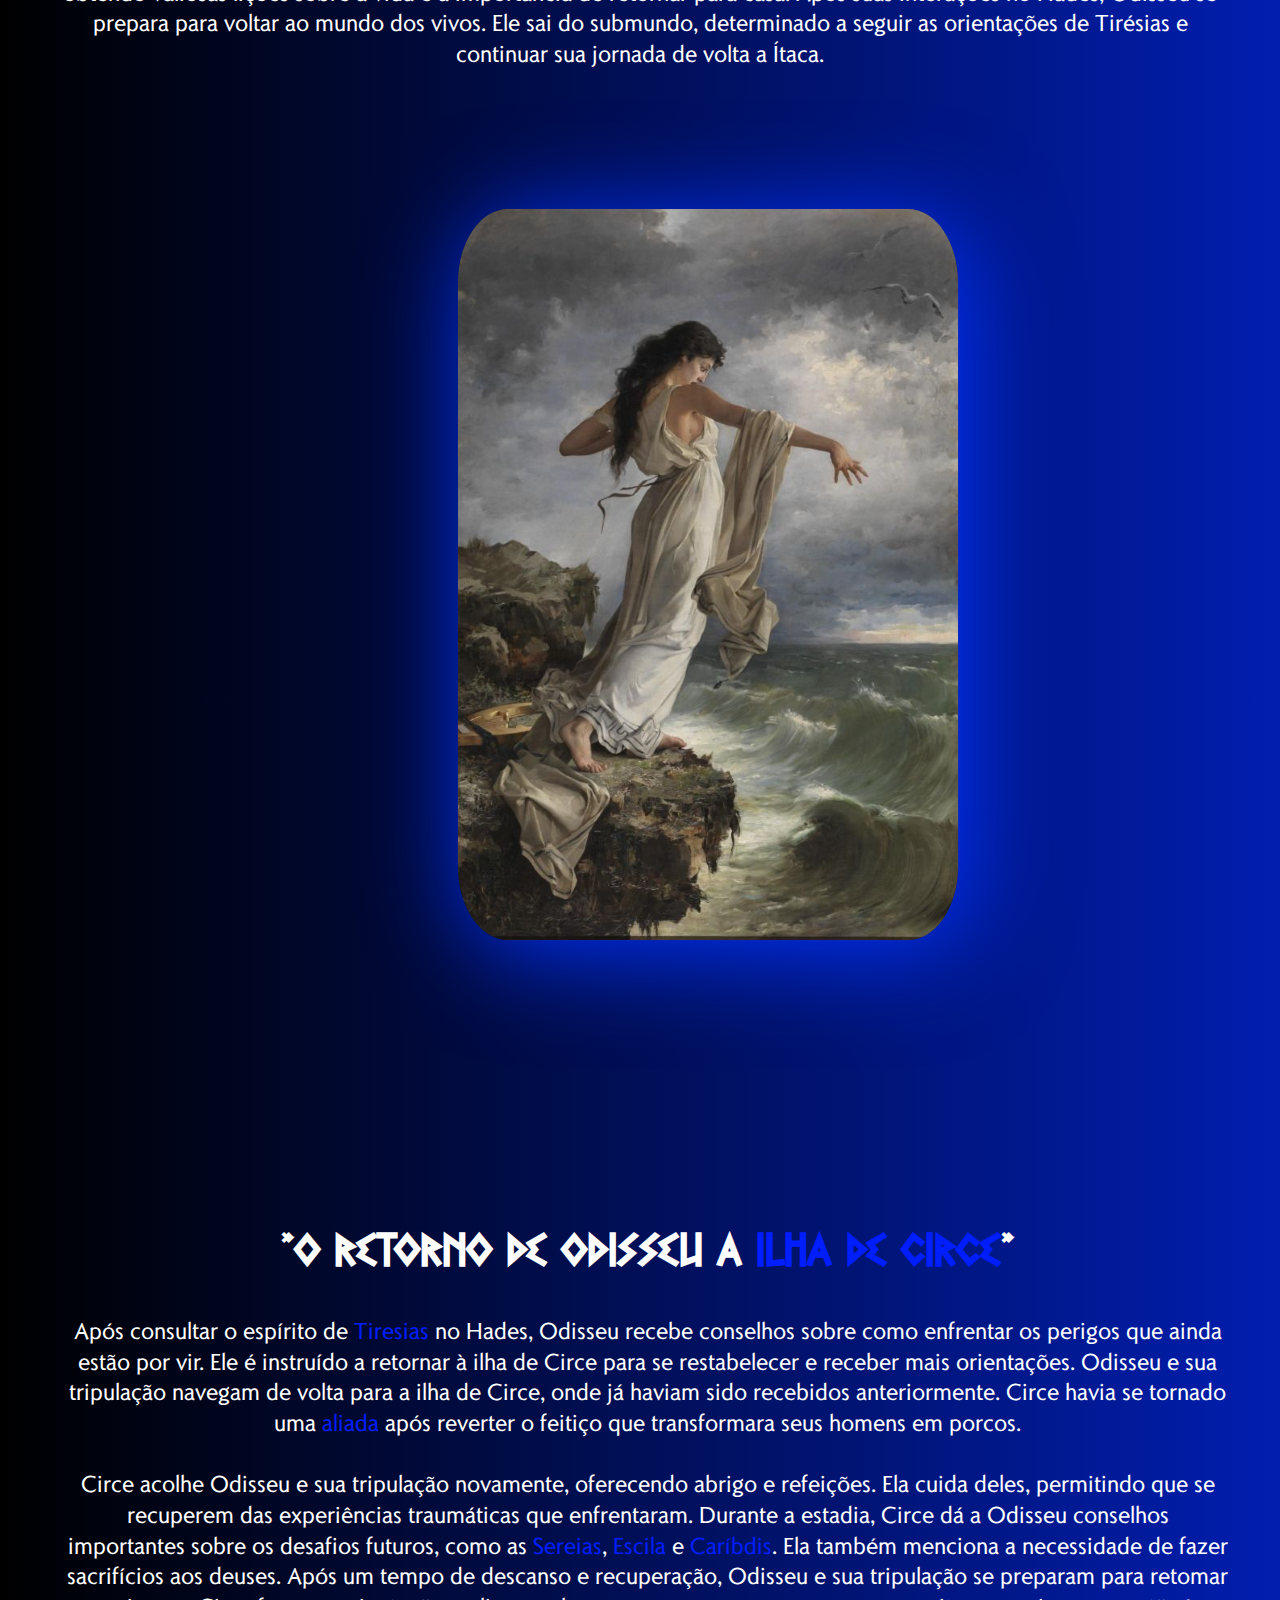
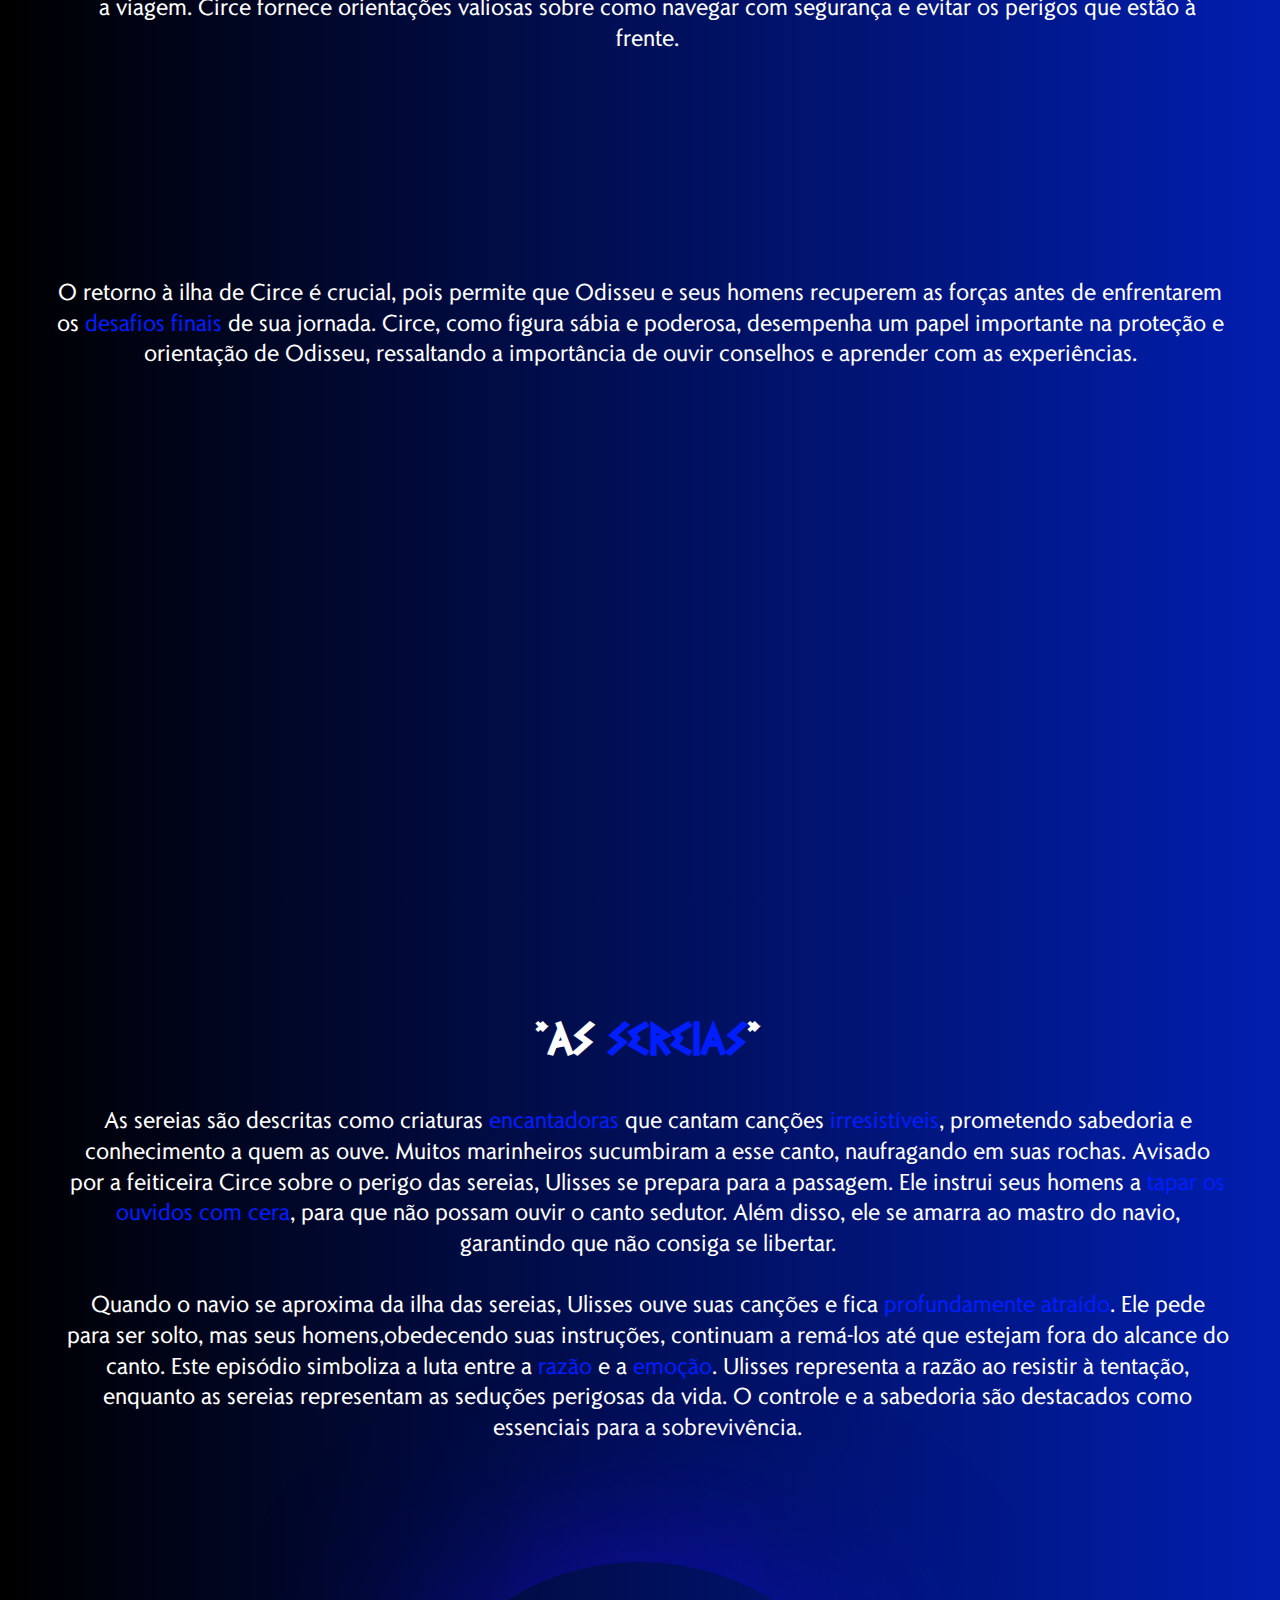
<file: Odisseia.html>
<!DOCTYPE html>
<html lang="pt-BR">
  <head>
    <meta charset="UTF-8" />
    <meta name="viewport" content="width=device-width, initial-scale=1.0" />
     <!-- Icons -->
     <link
     rel="stylesheet"
     href="https://cdn.jsdelivr.net/npm/bootstrap-icons@1.11.3/font/bootstrap-icons.min.css"
   />
   <!-- Icons -->
    <title>Ulisses</title>
    <link rel="stylesheet" href="style.css" />
    <link rel="icon" href="icon_capacete_site.png" />
    <script src="app.js"></script>
  </head>

  <body class="corpo">
    <header>
      <div class="interface">
        <nav class="menu-desk">
          <ul>
            <li>
              <a href="index.html" class="logo"
                ><img src="Icon_Barco.png" alt="logo inmove"
              /></a>
              <a href="inicio.html">"Inicio"</a>
              <a href="Odisseia.html">"A Odisseia"</a>
              <a href="Deuses.html">"Deuses"</a>
              <a href="enigma.html">"Hqljpd"</a>
            </li>
          </ul>
        </nav>
         <!-- Menu Mobile -->
         <div class="btn-abrir-menu-mobile" id="botão-abrir" onclick="abrir()">
          <i class="bi bi-list"></i>
        </div>

        <div class="menu-mobile" id="menu-mobile" onclick="fechar()">
          <div class="btn-fechar" id="btn_fechar">
            <i class="bi bi-x-lg"></i>
          </div>
          <nav>
            <ul>
              <li>
                <a href="index.html" class="logo"
                  ><img src="Icon_Barco.png" alt="logo inmove"
                /></a>
                <a href="inicio.html">"Inicio"</a>
                <a href="Odisseia.html">"A Odisseia"</a>
                <a href="Deuses.html">"Deuses"</a>
                <a href="enigma.html">"Hqljpd"</a>
              </li>
            </ul>
          </nav>
        </div>
        <!-- Menu Mobile -->
        <div class="overlay-mobile" onclick="fechar_overlay()"></div>
      </div>
      </div>
    </header>

    <main>
      <!-- Inicio Odisseia -->
      <section class="inicio_odisseu">
        <div class="interface">
          <div class="flex">
            <div class="txt_ulisses">
              <h1 class="titulo">"A <span>Odisseia</span>"</h1>
              <p class="paragrafo">
                A <span>"Odisseia"</span> é um épico grego atribuído a Homero,
                que narra as aventuras de Odisseu, o rei de Ítaca, em sua longa
                jornada de volta para casa após a Guerra de Tróia. A obra é
                composta por 24 cantos e explora temas como heroísmo, lealdade,
                astúcia e a busca pela identidade. <br /><br />
                A história começa após a Guerra de Tróia, onde Odisseu, o rei de
                Ítaca, enfrenta uma longa jornada de volta para casa. Enquanto
                isso, sua esposa Penélope e seu filho Telêmaco lidam com a
                situação em Ítaca, onde numerosos pretendentes disputam a mão de
                Penélope.
              </p>
            </div>
            <div class="black_hole_direita_none">
              <img src="odisseia.png" alt="" class="img" />
            </div>
          </div>
        </div>
      </section>
      <!-- inicio Odisseia -->

      <!-- parte 2 Guerra de troia -->
      <section class="inicio2_odisseu">
        <div class="interface">
          <div class="flex">
            <div class="txt_ulisses">
              <img
                src="guerra_de_troia.png"
                alt=""
                class="cavalo_de_troia"
              />
            </div>
            <div class="txt_ulisses2">
              <h1 class="titulo">"Guerra de <span>Tróia</span>"</h1>
              <p class="paragrafo">
                A <span>Guerra de Tróia</span> é um dos eventos mais icônicos da
                mitologia grega, retratada em várias obras, incluindo a "Ilíada"
                de Homero. A guerra, que durou cerca de dez anos, envolveu uma
                coalizão de cidades-estado gregas contra a cidade de Tróia,
                localizada na atual Turquia. A guerra começou com um concurso
                entre as deusas Hera, Atena e Afrodite. <br /><br />
                Páris, príncipe de Tróia, foi escolhido para decidir quem era a
                mais bela. Cada deusa ofereceu a ele um presente: Hera prometeu
                poder, Atena prometeu sabedoria e Afrodite ofereceu o amor da
                mulher mais bela do mundo, Helena. Páris escolheu Afrodite,
                levando Helena, esposa do rei Menelau de Esparta, a fugir com
                ele para Tróia. <br /><br />
                Menelau, enfurecido, pediu ajuda a seu irmão Agamêmnon, rei de
                Micenas. Eles reuniram uma frota de guerreiros de várias
                cidades-estado gregas para atacar Tróia e recuperar Helena.
                Odisseu foi fundamental na aliança dos gregos, usando sua
                habilidade de negociação para unir os líderes. Ele também
                desempenhou um papel importante na elaboração de estratégias de
                combate. Odisseu foi fundamental na aliança dos gregos.
              </p>
            </div>
          </div>
          <div class="txt_ulisses3">
            <p class="paragrafo">
              Usando sua habilidade de negociação para unir os líderes. Ele
              também desempenhou um papel importante na elaboração de
              estratégias de combate. Odisseu também lutou bravamente na
              batalha, mostrando tanto coragem quanto habilidade em combate. A
              Guerra de Tróia culminou na destruição da cidade e no retorno dos
              guerreiros gregos para suas casas. Odisseu, no entanto, enfrentou
              uma jornada muito mais longa e cheia de desafios, que se tornaria
              a <span>"Odisseia"</span>.
            </p>
          </div>
        </div>
      </section>
      <!-- Parte 2 Guerra de tróia -->

      <!-- Parte 3 O garande inicio -->
      <section class="inicio3_odisseu">
        <div class="interface">
          <div class="flex">
            <div class="txt_ulisses3">
              <h1 class="titulo">"O grandioso <span>Inicio</span>"</h1>
              <p class="paragrafo">
                Após a Guerra de Tróia, Odisseu e sua tripulação chegam a uma
                ilha desabitada, que resulta ser a casa dos
                <span>Ciclopes</span>, criaturas gigantes e com apenas um olho.
                Após desembarcarem começaram a explorar aquela ilha, a procura
                de suprimentos, com o objetivo de retornarem a navegar. <br />
                Curioso, Odisseu decide explorar a caverna de Polifemo, um
                ciclope gigante. Ele e alguns de seus homens entram na caverna
                e, ao encontrar que Polifemo não está em casa, decidem esperar
                sua chegada para se apresentar. <br />
                <br />
                Quando Polifemo finalmente retorna, ele fecha a entrada da
                caverna com uma grande pedra e captura Odisseu e seus homens. O
                ciclope começa a devorar os homens de Odisseu um por um. <br />
                Para escapar, Odisseu elabora um plano. Ele diz a Polifemo que
                seu nome é <span>"Ninguém"</span>. Então, Odisseu oferece ao
                ciclope vinho, que o embriaga. Quando Polifemo pergunta seu
                nome, Odisseu responde que é <span>"Ninguém"</span>.
              </p>
            </div>
            <div class="black_hole_direita2">
              <img src="ciclope.png" alt="" class="img_direita3" />
            </div>
          </div>
          <div class="txt_ulisses3">
            <p class="paragrafo_estendido">
              Odisseu e seus homens, aproveitando que o ciclope Polifemo
              adormeceu, afiam um estilete e cavam um buraco em seu olho,
              deixando-o <span>cego</span>. Quando Polifemo desperta e grita por
              socorro, ele diz que <span>"Ninguém"</span> o atacou, confundindo
              os outros ciclopes, que acreditam que nada está errado. No dia
              seguinte, Polifemo, ainda cego, tenta capturar Odisseu e seus
              homens, mas eles se escondem debaixo das ovelhas do ciclope.
              Quando as ovelhas são liberadas para pastar, Odisseu e sua
              tripulação aproveitam para <span>fugir</span>. <br /><br />
              Porém, já em segurança no barco, Odisseu, tomado pela vaidade, não
              resiste e revela seu <span>verdadeiro nome</span> a Polifemo,
              provocando sua ira. O ciclope, filho de <span>Poseidon</span>,
              invoca seu pai para que Odisseu enfrente grandes dificuldades em
              sua jornada de volta a Ítaca. Este episódio da Odisseia não apenas
              ilustra a astúcia, <span>coragem</span> e
              <span>liderança</span> de Odisseu, que usa a inteligência para
              superar a força bruta de Polifemo, mas também as consequências de
              sua arrogância, que prolonga ainda mais sua viagem, trazendo a ira
              de um deus contra ele.
            </p>
          </div>
        </div>
      </section>
      <!-- Parte 3 O garande inicio -->

      <!-- Parte 4 Ilha de aiolis -->
      <section class="inicio_odisseu">
        <div class="interface">
          <div class="flex">
            <div class="txt_ulisses">
              <h1 class="titulo">"Ilha de <span>Éolo</span>"</h1>
              <p class="paragrafo">
                Após a aventura com os Ciclopes, Odisseu e sua tripulação chegam
                à ilha de <span>Éolo</span>, onde vive o deus dos ventos. Aiólis
                (Éolo) os recebe calorosamente e oferece hospitalidade. Aiólis
                presenteia Odisseu com um saco que contém todos os ventos,
                exceto o vento favorável que o levaria de volta a Ítaca. A
                intenção de Aiólis é ajudar Odisseu em sua jornada,
                proporcionando-lhe um vento seguro para navegar. Odisseu e seus
                homens partem da ilha de Aiólis, e, inicialmente, a viagem é
                tranquila, com o vento favorável guiando-os de volta para
                <span>casa.</span> <br /><br />

                Após vários dias de navegação, os homens de Odisseu,
                desconfiados do que está no saco, decidem
                <span>abri-lo</span> enquanto Odisseu dorme. Eles acreditam que
                pode haver ouro ou tesouros dentro do saco. Ao abrirem o saco,
                os ventos contidos nele escapam, criando uma
                <span>tempestade feroz</span> que os leva de volta à ilha de
                Aiólis. Assim, o plano de Odisseu é frustrado, e eles se veem
                novamente na presença do deus dos ventos. Ao retornar, Aiólis se
                recusa a ajudar Odisseu novamente, acreditando que sua viagem é
                <span>amaldiçoada</span>. Ele considera que, se os homens de
                Odisseu não puderam manter a confiança, não há nada que ele
                possa fazer para ajudá-los.
              </p>
            </div>
            <div class="black_hole_direita_none">
              <img src="éolo.jpg" alt="" class="img" />
            </div>
          </div>
        </div>
      </section>
      <!-- Parte 4 Ilha de aiolis -->

      <!-- Parte 5 Ilha de circe -->
      <section class="inicio2_odisseu">
        <div class="interface">
          <div class="flex">
            <div class="circe">
              <img src="Circe.jpg" alt="" class="img_esquerda2" />
            </div>
            <div class="txt_ulisses2">
              <h1 class="titulo">"Ilha de <span>Circe</span>"</h1>
              <p class="paragrafo">
                Após deixar a terra dos <span>Ciclopes</span> e a ilha do
                <span>deus do vento</span>, Odisseu e sua tripulação chegam à
                ilha de Eéia, onde vive <span>Circe</span>, uma poderosa
                feiticeira. Ela é conhecida por seus feitiços e habilidades
                mágicas. Odisseu envia um grupo de seus homens para explorar a
                ilha e buscar suprimentos. Eles encontram a casa de Circe e são
                atraídos pela sua beleza e hospitalidade. <br /><br />
                Circe oferece uma refeição mágica aos homens de Odisseu, que,ao
                comerem, são transformados em <span>porcos</span>. Eles perdem a
                razão e a capacidade de se comunicar. Preocupado com o destino
                de sua tripulação, Odisseu decide ir atrás deles. No caminho,
                ele encontra <span>Hermes</span>, que lhe oferece a planta
                chamada "molly", que o protegerá dos feitiços de Circe. Armado
                com a planta mágica, Odisseu confronta Circe. Ele resiste aos
                seus feitiços e exige que ela liberte seus homens. Impressionada
                pela coragem de Odisseu, Circe acaba concordando.
                <br /><br />Ela então transforma os homens de Odisseu de volta à
                sua forma humana. Ela se torna uma aliada e oferece a Odisseu e
                sua tripulação hospitalidade, e eles permanecem na ilha por um
                ano. Antes de partirem, Circe aconselha Odisseu a consultar o
                espírito de Tirésias no <span>Hades</span>
                para obter informações sobre como retornar a Ítaca e enfrentar
                os desafios que o aguardam. A história de Circe é crucial na
                jornada de Odisseu, pois não apenas revela seus desafios, mas
                também a importância de buscar conhecimento e orientação
              </p>
            </div>
          </div>
        </div>
      </section>
      <!-- Parte 5 Ilha de circe -->

      <!-- Parte 6 Ilha dos letrigões -->
      <section class="letrigões">
        <div class="interface">
          <div class="txt_ulisses">
            <h1 class="titulo">"Os <span>Lestrigões</span>"</h1>
            <p class="paragrafo">
              Após deixar a ilha de Circe, Odisseu e seus homens vão a caminho
              das orientações dadas por Circe, porém, chegam à terra dos
              <span>Lestrigões</span>, uma raça de gigantes canibais. A paisagem
              é montanhosa e intimidadora, e a entrada para a cidade dos
              Lestrigões é um porto estreito. Odisseu envia alguns de seus
              homens para explorar a cidade e encontrar suprimentos. Eles são
              bem recebidos por uma mulher, que os leva ao rei,
              <span>Antífates.</span>
            </p>
          </div>
          <div class="black_hole_centro">
            <img src="Lestrigoes.png" alt="" class="img_letrigoes" />
          </div>
          <div class="txt_ulisses_letrigoes">
            <p class="paragrafo">
              Quando os mensageiros encontram Antífates, ele rapidamente se
              revela como um gigante aterrorizante e
              <span>devora um dos homens</span>. Os outros mensageiros fogem
              apressadamente de volta para o navio. Ao perceber o que está
              acontecendo, Antífates convoca outros Lestrigões, que atacam os
              navios de Odisseu. Os gigantes começam a atirar pedras enormes
              contra os barcos, afundando muitos deles e devorando os homens que
              conseguem capturar. <br /><br />

              Odisseu, percebendo o perigo, consegue escapar com seu navio e
              alguns homens. Ele é forçado a deixar a maioria de sua tripulação
              para trás. O encontro com os <span>Lestrigões</span> destaca temas
              de violência e a brutalidade do mundo em que Odisseu navega. Essa
              aventura mostra como o herói enfrenta não apenas monstros
              mitológicos, mas também os desafios e perigos que existem em
              terras desconhecidas. Esse episódio também reforça a ideia de que
              a jornada de Odisseu está cheia de imprevistos e que ele deve
              sempre estar alerta para sobreviver.
            </p>
          </div>
        </div>
      </section>
      <!-- Parte 6 Ilha dos letrigões -->

      <!-- Parte 7 Viagem ao Hades -->
      <section class="inicio_odisseu">
        <div class="interface">
          <div class="flex">
            <div class="txt_ulisses">
              <h1 class="titulo">"Viagem ao <span>Hades</span>"</h1>
              <p class="paragrafo">
                Após passar um ano na ilha de Circe e passar pelos Lestrigões,
                Odisseu se prepara para continuar sua jornada. Circe o
                aconselhou a consultar o espírito do profeta
                <span>Tirésias</span> no submundo (Hades) para obter orientações
                sobre como retornar a Ítaca e lidar com os desafios que o
                aguardam. <br /><br />
                Odisseu e sua tripulação partem em direção ao Hades, seguindo as
                instruções de Circe. Eles fazem sacrifícios a
                <span>Poseidon</span> e a outros deuses para apaziguar os
                espíritos e garantir uma passagem segura. Ao chegar ao Hades,
                Odisseu realiza um ritual, sacrificando uma ovelha e derramando
                seu sangue em uma cova. Isso atrai os espíritos dos mortos, que
                vêm beber o sangue e recuperar sua consciência. <br /><br />
                Odisseu é o primeiro a ser abordado por <span>Tirésias</span>,
                que revela o futuro e os desafios que ele enfrentará. Tirésias
                alerta Odisseu sobre os perigos que encontrará, incluindo a
                <span>ira de Poseidon</span> e a necessidade de evitar os bois
                sagrados do Sol. Após conversar com Tirésias, Odisseu encontra
                outros espíritos, incluindo: <br /><br />
                <span>° A mãe de Odisseu</span>: Anticleia, que revela a ele as
                dificuldades que sua família enfrenta em Ítaca. <br />
                <span>° O herói Aquiles</span>: que compartilha suas
                experiências e a tristeza de ter morrido jovem. <br />
                <span>° Agamêmnon</span>: que narra sua própria tragédia e as
                consequências da traição de sua esposa, Clitemenestra.
                <br /><br />
              </p>
            </div>
            <div class="black_hole_direita_none">
              <img src="Tiresis.png" alt="" class="img_hades" />
            </div>
          </div>
          <div class="txt_ulisses3">
            <p class="paragrafo_estendido">
              Odisseu ouve os relatos dos espíritos e aprende sobre a
              <span>vida</span>, a <span>morte</span> e os desafios da
              <span>existência</span>. Ele se despede deles, obtendo valiosas
              lições sobre a vida e a importância de retornar para casa. Após
              suas interações no Hades, Odisseu se prepara para voltar ao mundo
              dos vivos. Ele sai do submundo, determinado a seguir as
              orientações de Tirésias e continuar sua jornada de volta a Ítaca.
            </p>
          </div>
        </div>
      </section>
      <!-- Parte 7 Viagem ao Hades -->
      <!-- Parte 8 Viagem ao O retorno de Odisseu à ilha de Circe-->
      <section class="inicio_odisseu">
        <div class="interface">
          <div class="flex">
            <div class="txt_ulisses">
              <h1 class="titulo">
                "O retorno de Odisseu à <span>ilha de Circe</span>"
              </h1>
              <p class="paragrafo">
                Após consultar o espírito de <span>Tiresias</span> no Hades,
                Odisseu recebe conselhos sobre como enfrentar os perigos que
                ainda estão por vir. Ele é instruído a retornar à ilha de Circe
                para se restabelecer e receber mais orientações. Odisseu e sua
                tripulação navegam de volta para a ilha de Circe, onde já haviam
                sido recebidos anteriormente. Circe havia se tornado uma
                <span>aliada</span>
                após reverter o feitiço que transformara seus homens em porcos.
                <br /><br />
                Circe acolhe Odisseu e sua tripulação novamente, oferecendo
                abrigo e refeições. Ela cuida deles, permitindo que se recuperem
                das experiências traumáticas que enfrentaram. Durante a estadia,
                Circe dá a Odisseu conselhos importantes sobre os desafios
                futuros, como as <span>Sereias</span>, <span>Escila</span> e
                <span>Caríbdis</span>. Ela também menciona a necessidade de
                fazer sacrifícios aos deuses. Após um tempo de descanso e
                recuperação, Odisseu e sua tripulação se preparam para retomar a
                viagem. Circe fornece orientações valiosas sobre como navegar
                com segurança e evitar os perigos que estão à frente.
                <br /><br />
              </p>
            </div>
            <div class="black_hole_direita_none">
              <img
                src="Retorno_circe.png"
                alt=""
                class="img_retorno_circe"
              />
            </div>
          </div>
          <div class="txt_ulisses3">
            <p class="paragrafo_estendido">
              O retorno à ilha de Circe é crucial, pois permite que Odisseu e
              seus homens recuperem as forças antes de enfrentarem os
              <span>desafios finais</span> de sua jornada. Circe, como figura
              sábia e poderosa, desempenha um papel importante na proteção e
              orientação de Odisseu, ressaltando a importância de ouvir
              conselhos e aprender com as experiências.
            </p>
          </div>
        </div>
      </section>
      <!-- Parte 8 Viagem ao O retorno de Odisseu à ilha de Circe-->

      <!-- Parte 9 As Sereias -->
      <section class="inicio_odisseu">
        <div class="interface">
          <div class="flex">
            <div class="black_hole_esquerda">
              <img src="Sereia_odisseia.png" alt="" class="img_sereia" />
            </div>
            <div class="txt_ulisses">
              <h1 class="titulo">"As <span>Sereias</span>"</h1>
              <p class="paragrafo">
                As sereias são descritas como criaturas
                <span>encantadoras</span> que cantam canções
                <span>irresistíveis</span>, prometendo sabedoria e conhecimento
                a quem as ouve. Muitos marinheiros sucumbiram a esse canto,
                naufragando em suas rochas. Avisado por a feiticeira Circe sobre
                o perigo das sereias, Ulisses se prepara para a passagem. Ele
                instrui seus homens a <span>tapar os ouvidos com cera</span>,
                para que não possam ouvir o canto sedutor. Além disso, ele se
                amarra ao mastro do navio, garantindo que não consiga se
                libertar. <br /><br />
                Quando o navio se aproxima da ilha das sereias, Ulisses ouve
                suas canções e fica <span>profundamente atraído</span>. Ele pede
                para ser solto, mas seus homens,obedecendo suas instruções,
                continuam a remá-los até que estejam fora do alcance do canto.
                Este episódio simboliza a luta entre a <span>razão</span> e a
                <span>emoção</span>. Ulisses representa a razão ao resistir à
                tentação, enquanto as sereias representam as seduções perigosas
                da vida. O controle e a sabedoria são destacados como essenciais
                para a sobrevivência. <br /><br />
              </p>
            </div>
          </div>
          <div class="txt_ulisses3">
            <p class="paragrafo_estendido">
              Após passar pelas sereias, Ulisses continua sua jornada,
              enfrentando novos desafios, como os monstros <span>Escila</span> e
              <span>Caribdis</span>. A experiência com as sereias é um marco
              importante em sua viagem, mostrando tanto o perigo das tentações
              quanto a importância do autocontrole.
            </p>
          </div>
        </div>
      </section>
      <!-- Parte 9 As Sereias -->
      <!-- Parte 10 Escila e Caribdis -->
      <section class="inicio_odisseu">
        <div class="interface">
          <div class="flex">
            <div class="txt_ulisses">
              <h1 class="titulo">
                "<span>Cila</span> e <span>Caribdis</span>"
              </h1>
              <p class="paragrafo">
                Depois de algum tempo navegando Odisseu e seus homens se
                aproximam de um lugar <span>escuro</span> e
                <span>sombrio</span>. Escila e Caribdis estão localizadas em um
                estreito marítimo entre a Itália e a Sicília. Esse local é
                conhecido como o Estreito de Messina. <br /><br />
                <span>Escila (Cila)</span>: Uma criatura monstruosa com
                múltiplas cabeças e bocas, que devora marinheiros. Ela vive em
                uma caverna na costa e representa o perigo imediato e físico.
                <br />
                <span>Caribdis</span>: Um redemoinho voraz que engole e cospe
                água, capaz de afundar navios inteiros. Ela representa o perigo
                mais aleatório e incontrolável. <br /><br />
                Ao se aproximar do estreito, Ulisses consulta o profeta Tiresias
                e a feiticeira Circe, que o alertam sobre os perigos. Ulisses
                deve escolher entre passar perto de Escila, onde
                <span>perderá alguns homens</span>, ou enfrentar Caribdis, onde
                <span>pode perder todo</span> o navio e a tripulação. Ulisses
                opta por passar perto de Escila, preferindo perder alguns homens
                a arriscar a perda total. Durante a passagem, Escila ataca e
                devora seis de seus homens, mas o navio continua sua jornada.
                <br /><br />
                Esse episódio ilustra a difícil escolha entre
                <span>dois males</span>. Representa as decisões que todos
                enfrentamos na vida, onde escolher a menor das duas opções ruins
                é muitas vezes necessário. A experiência de Ulisses enfatiza a
                importância da liderança e da coragem em situações adversas. A
                história de Escila e Caribdis é uma metáfora poderosa sobre os
                dilemas da vida e a luta constante entre
                <span>perigos conhecidos</span> e
                <span>desconhecidos.</span>
              </p>
            </div>
            <div class="black_hole_direita_none">
              <img src="criaturas_.png" alt="" class="img_cila_Caribdis" />
            </div>
          </div>
          <div class="txt_ulisses3">
            <p class="paragrafo_estendido"></p>
          </div>
        </div>
      </section>
      <!-- Parte 10 Escila e Caribdis -->
      <!-- Parte 11 Ilha de Hélio -->
      <section class="inicio2_odisseu">
        <div class="interface">
          <div class="flex">
            <div class="circe">
              <img src="Hélio.jpg" alt="" class="img_helio" />
            </div>
            <div class="txt_ulisses2">
              <h1 class="titulo">"Ilha de <span>Hélios</span>"</h1>
              <p class="paragrafo">
                A Ilha de <span>Hélios</span>, também conhecida como Trinacria,
                é um lugar importante na jornada de Odisseo. É o lar dos
                <span>bois sagrados</span> de Hélio, que são considerados
                divinos e intocáveis. Odisseu e seus homens chegam à ilha após
                uma série de aventuras. Eles estão exaustos e famintos após o
                encontro com as duas criaturas maritmas. Antes de desembarcarem,
                Odisseu alerta seus homens para não tocarem nos bois de Hélio,
                como Circe tinha avisado, pois isso acarretaria graves
                consequências. <br /><br />
                Apesar do aviso, os homens, dominados pela fome, matam alguns
                dos bois enquanto Odisseu está ausente, oferecendo-os como
                sacrifício. Hélio, enfurecido pela desobediência, pede a
                <span>Zeus</span> para punir os homens. Zeus atende ao pedido e,
                como resultado, a embarcação de Odisseu é destruída por uma
                tempestade. Todos os homens de Odisseu morrem afogados, e
                Odisseu, sozinho, consegue sobreviver, flutuando até a costa de
                outra ilha, que será um local importante. <br /><br />
                A Ilha de Helios simboliza a importância de respeitar os deuses
                e as suas leis, além de ser um ponto crucial na jornada de
                Odisseu, marcando uma reviravolta em sua travessia de volta a
                Ítaca. <br /><br />
                <span>Nota:</span> Na mitologia grega, <span>Hélios</span> é o
                deus do sol, personificado como uma divindade que dirige sua
                carruagem solar pelo céu. No entanto, <span>Apolo</span> também
                está associado ao sol, especialmente na mitologia posterior,
                onde ele é frequentemente considerado o deus da luz, da verdade
                e da profecia. Portanto, Hélio é o deus original do sol,
                enquanto Apolo pode ser visto como uma figura relacionada e
                simbolicamente ligada à luz solar.
              </p>
            </div>
          </div>
        </div>
      </section>
      <!-- Parte 11 Ilha de Hélio -->
      <!-- Parte 12 ilha calipso -->
      <section class="inicio_odisseu">
        <div class="interface">
          <div class="flex">
            <div class="txt_ulisses">
              <h1 class="titulo">"<span>Calipso</span>"</h1>
              <p class="paragrafo">
                A ilha de Calipso, chamada <span>Ogígia</span>. Calipso é uma
                ninfa da água, conhecida por sua beleza e por sua sabedoria. Ela
                se apaixona por Odisseu quando ele naufraga em sua ilha. Odisseu
                fica preso na ilha por <span>sete anos</span>, enquanto Calipso
                tenta convencê-lo a ficar com ela, oferecendo imortalidade e
                felicidade. Apesar de sua afeição por Calipso, Odisseu deseja
                voltar para Ítaca e sua esposa, Penélope. <br /><br />
                Após um pedido de Atena, Zeus ordena que Calipso
                <span>liberte</span> Odisseu. Hermes levou à Calipso a ordem de
                Zeus e se apresenta para a ninfa, diz que ela deve deixá-lo ir,
                o que a deixa triste, mas ela acaba obedecendo. Ela então ajuda
                Odisseu a construir uma jangada e fornece suprimentos para sua
                jornada. Odisseu finalmente deixa Ogígia, partindo em busca de
                sua terra natal, Ítaca. <br /><br />
                A experiência na ilha de Calipso destaca o tema do
                <span>desejo humano</span>, a luta entre o amor e o dever, e a
                importância do lar. A ilha de Calipso é um símbolo da tentação e
                da dificuldade de permanecer fiel aos próprios objetivos e
                laços.
              </p>
            </div>
            <div class="black_hole_direita_none">
              <img src="ilha_calipso.jpg" alt="" class="img_calipso" />
            </div>
          </div>
        </div>
      </section>
      <!-- Parte 12 ilha calipso -->
      <!-- Parte 13 Ilha Feácios -->
      <section class="inicio2_odisseu">
        <div class="interface">
          <div class="flex">
            <div class="circe">
              <img src="ira_poseidon.png" alt="" class="img_poseidon" />
            </div>
            <div class="txt_ulisses2">
              <h1 class="titulo">"Ilha dos <span>Feácios</span>"</h1>
              <p class="paragrafo">
                Após deixar a ilha de Calipso em uma jangada, Odisseu enfrenta
                uma tempestade enviada por <span>Posêidon</span>, que o
                naufraga. Ele é levado às margens da ilha de
                <span>Esquéria</span>, lar dos <span>Feácios</span>, um povo
                conhecido por sua proximidade com os deuses e por sua habilidade
                em navegar. <br /><br />
                Ao acordar, Odisseu encontra <span>Nausícaa</span>, filha do rei
                <span>feácio</span> Alcino e da rainha <span>Arete</span>.
                Nausícaa, guiada por Atena, demonstra compaixão e hospitalidade,
                conduzindo Odisseu à corte de seu pai. Odisseu, sempre
                cauteloso, esconde sua identidade no início, mas sua aparência e
                postura chamam a atenção dos Feácios. <br /><br />
                Os Feácios, seguindo os costumes de hospitalidade (xenía),
                recebem Odisseu com banquetes, jogos e músicas. Durante um
                desses eventos, o poeta <span>Demódoco</span> canta sobre a
                Guerra de Troia, emocionando Odisseu, que finalmente revela sua
                verdadeira identidade. Ele narra suas aventuras, incluindo o
                encontro com Polifemo, Circe, Escila, Caribdis e Calipso. Os
                Feácios ouvem atentamente e ficam impressionados com sua
                resiliência. <br /><br />
                Comovidos pela história de Odisseu, o rei Alcino ordena que os
                Feácios preparem um navio para levá-lo de volta a
                <span>Ítaca</span>. Eles fornecem a Odisseu riquezas e
                presentes, reafirmando sua generosidade. Durante a viagem, o
                navio feácio transporta Odisseu dormindo em segurança,
                finalmente deixando-o em Ítaca.
              </p>
            </div>
          </div>
          <div class="txt_ulisses3">
            <p class="paragrafo_estendido">
              Após o retorno de Odisseu, Posêidon, enfurecido pelo auxílio dos
              Feácios, pede a <span>Zeus</span> que os puna.
              <span>Zeus</span> permite que Posêidon
              <span>transforme o navio que transportou Odisseu em pedra</span>
              quando ele (Navio) retornar à Esquéria, formando uma ilha. Essa
              punição faz os Feácios repensarem sua hospitalidade a estrangeiros
              no futuro. Os Feácios simbolizam a transição entre o
              <span>mundo mítico</span> e o <span>mundo humano</span>. Eles
              marcam o último obstáculo de Odisseu antes de alcançar Ítaca,
              mostrando que, mesmo em meio à ira divina e aos perigos do mar, a
              bondade e a hospitalidade podem prevalecer.
            </p>
          </div>
        </div>
      </section>
      <!-- Parte 13 Ilha Feácios -->
      <!-- Parte 14 Retorno à ítaca -->
      <section class="inicio_odisseu">
        <div class="interface">
          <div class="flex">
            <div class="txt_ulisses">
              <h1 class="titulo">"O grandioso <span>Final</span>"</h1>
              <p class="paragrafo">
                O retorno a Ítaca é o clímax da narrativa, representando a
                culminação da longa jornada de Odisseu. Após enfrentar inúmeros
                desafios e perigos, sua chegada em casa simboliza a esperança e
                a determinação. A Ítaca que ele encontra, no entanto,
                <span>não é a mesma que ele deixou</span> (lembrando que se
                passaram 10 anos). <br /><br />
                A casa de Odisseu está repleta de pretendentes que consomem seus
                bens e importunam sua esposa, <span>Penélope</span>. Este tema
                reflete a ideia de que, embora o lar seja um lugar de conforto e
                segurança, ele pode também ser um espaço de conflito e luta.
                <br /><br />
                Seu retorno não é fácil; ele precisa se disfarçar de
                <span>mendigo</span>
                para avaliar a situação antes de agir. Essa transformação
                ressalta a complexidade de sua jornada, onde a astúcia e a
                inteligência são tão importantes quanto a força física.
                <br /><br />
              </p>
            </div>
            <div class="black_hole_direita">
              <img src="odisseu_itaca.png" alt="" class="img_chegada" />
            </div>
          </div>
        </div>
      </section>
      <section class="inicio2_odisseu">
        <div class="interface">
          <div class="flex">
            <div class="circe">
              <img
                src="Odysseus and Penelope.png"
                alt=""
                class="img_itaca"
              />
            </div>
            <div class="txt_ulisses_final">
              <p class="paragrafo">
                <span>Penélope</span>, pressionada pelos pretendentes, permanece
                fiel a Odisseu, mas está emocionalmente exausta. Ela organiza um
                teste com um arco que apenas Odisseu seria capaz de manejar,
                como forma de atrasar um casamento indesejado. Penélope propõe
                que o pretendente que conseguir encordar o arco de Odisseu e
                disparar uma flecha através de
                <span>12 machados alinhados</span> será seu novo marido. Nenhum
                dos pretendentes consegue. Odisseu, ainda disfarçado, realiza o
                feito com facilidade. <br /><br />
                A reunião final entre Odisseu e Penélope é uma das partes mais
                emocionantes e significativas da obra. Penélope, que esperou
                pacientemente por <span>duas décadas</span>, é um símbolo de
                fidelidade e resiliência. Mesmo diante da pressão e da
                incerteza, ela mantém a esperança no retorno de Odisseu. Essa
                espera também reflete o tema da <span>fidelidade</span> em face
                da adversidade, mostrando que a lealdade verdadeira pode
                resistir ao tempo e à tentação. <br /><br />Quando Odisseu se
                revela a Penélope, há um momento de incerteza e teste. Penélope,
                inicialmente, duvida se aquele realmente é seu marido, o que
                demonstra sua cautela e sabedoria. Essa dinâmica entre os dois
                enfatiza a profundidade de seu <span>amor</span>
                e a necessidade de confiança mútua.
              </p>
            </div>
          </div>
          <div class="txt_ulisses3">
            <p class="paragrafo_estendido">
              Para provar sua identidade, Odisseu descreve com precisão a cama
              que ele mesmo construiu, esculpida em um tronco de oliveira ainda
              enraizado. Essa prova convence Penélope, e os dois finalmente se
              <span>reconciliam</span>. A cena simboliza a união de dois mundos:
              o do herói que enfrentou o desconhecido e o da mulher que
              sustentou sua casa. A reunião final não é apenas um ato de
              reconhecimento, mas uma reafirmação dos laços que transcendem a
              experiência da dor e da separação. Para evitar represálias das
              famílias dos pretendentes, <span>Atena</span> intervém mais uma
              vez, trazendo paz entre Odisseu e o povo de Ítaca. Isso garante
              que ele possa reinar com tranquilidade ao lado de Penélope, sua
              esposa que nunca <span>deixou de lhe amar</span> e ele
              <span>ama-la</span>, e Telêmaco, seu <span>filho</span>.
            </p>
          </div>
        </div>
      </section>
      <!-- Parte 14 Retorno à ítaca -->
      <!-- Parte 15 Ensinamento -->
      <section class="inicio_odisseu">
        <div class="interface">
          <div class="flex">
            <div class="txt_ulisses">
              <h1 class="titulo">"O <span>Ensinamento</span>"</h1>
              <p class="paragrafo">
                A <span>"Odisseia"</span> é uma aventura que conta a
                extraordinária jornada de Odisseu, um herói astuto e resiliente,
                em sua busca por retornar a Ítaca após a
                <span>Guerra de Tróia</span>. A narrativa não é apenas uma
                aventura épica repleta de criaturas mitológicas e desafios
                sobrenaturais, mas também uma profunda reflexão sobre temas
                universais como o <span>amor</span>, a <span>lealdade</span>, a
                <span>identidade</span> e a busca por um <span>lar</span>.
                <br /><br />
                Através de suas experiências, Odisseu enfrenta não apenas
                inimigos externos, mas também suas próprias
                <span>dúvidas</span> e <span>fraquezas.</span> A história revela
                a importância da astúcia e da inteligência, mostrando que a
                força física não é o único caminho para a vitória. Ao longo de
                suas desventuras, ele é guiado pela esperança de reencontrar sua
                esposa, Penélope, que simboliza a <span>fidelidade</span> e a
                <span>perseverança</span>. <br /><br />
              </p>
            </div>
            <div class="black_hole_direita_none">
              <img src="ninguem_perfeito.png" alt="" class="img_ninguem" />
              <p class="credito">art by spawolfythewitch</p>
            </div>
          </div>
          <div class="txt_ulisses3">
            <p class="paragrafo_estendido">
              O retorno de Odisseu a Ítaca não é apenas uma culminação de sua
              jornada física, mas também um renascimento emocional e espiritual.
              Ao derrotar os pretendentes e restaurar a ordem em sua casa,
              Odisseu reafirma seus laços familiares e o valor do lar, mostrando
              que, apesar dos desafios da vida, o <span>amor</span> e a
              <span>justiça</span> prevalecem. <br /><br />
              Em última análise, a "Odisseia" nos ensina que a jornada da vida é
              muitas vezes repleta de <span>obstáculos</span> e
              <span>desvio</span>, mas a busca por conexão e significado é uma
              constante. A obra ressoa através dos tempos, convidando leitores a
              refletirem sobre suas próprias jornadas e os significados de lar,
              amor e identidade.
            </p>
          </div>
        </div>
      </section>
      <!-- Parte 15 Ensinamento-->
    </main>
    <br><br><br><br>
    <footer>
      <div class="interface">
        <div class="rodape borda">
          <div class="flex">
            <div class="logo-footer">
              <img src="cavalo-de-troia.png" alt="" />
              <img src="espada.png" alt="" />
              <img src="roma.png" alt="" />
              <img src="bussola.png" alt="" />
              <img src="escudo.png" alt="" />
              <img src="relogio-do-sol.png" alt="" />
              <img src="olimpo.png" alt="" />
              <img src="sereia.png" alt="" />
            </div>
          </div>
        </div>
      </div>
    </footer>
  </body>
</html>
</file>
<file: style.css>
/* CHAVES */
@keyframes plano-fundo {
  0% {
    background-position-x: 0%;
  }
  100% {
    background-position-x: 100%;
  }
}
@font-face {
  font-family: "grego_titulos";
  src: url("Greek-Freak.ttf");
  font-weight: normal;
  font-style: normal;
}
@font-face {
  font-family: "grego_texto";
  src: url("Romanica.ttf");
  font-weight: normal;
  font-style: normal;
}
/* Divs Genericas */
body {
  background: linear-gradient(to right, rgb(0, 0, 0), rgb(1, 30, 175));
  height: 100vh;
  overflow-x: hidden;
}
* {
  margin: 0;
  padding: 0;
  box-sizing: border-box;
}

.flex {
  display: flex;
}

.interface {
  max-width: 1350px;
  margin: auto;
}
.txt_ulisses {
  margin-left: 15px;
}
h1.titulo {
  font-family: "grego_titulos";
  color: rgb(255, 255, 255);
  font-size: 35pt;
}
.black_hole_direita {
  width: 500px;
  height: 460px;
  box-shadow: 0 30px 200px rgb(22, 1, 255);
  border-radius: 50%;
  margin-top: 50px;
  margin-left: 20%;
}
.black_hole_direita_none {
  width: 500px;
  height: 460px;
  border-radius: 50%;
  margin-top: 50px;
  margin-left: 20%;
}
.black_hole_esquerda {
  width: 500px;
  height: 500px;
  box-shadow: 0 30px 200px rgb(28, 10, 234);
  border-radius: 50%;
  margin-top: 50px;
}
span {
  color: rgb(0, 30, 255);
}
/* Tela Inicial */

#menu_inicial {
  background-color: #000000;
  overflow: hidden;
}
#circulo_home {
  width: 610px;
  height: 610px;
  box-shadow: 0 30px 200px rgb(4, 24, 210);
  border-radius: 50%;
  margin-top: 50px;
  margin-left: 20%;
}
h1.titulo_Home {
  font-family: "grego_titulos";
  font-size: 70pt;
  margin-top: 23%;
  margin-left: 7%;
}
a#titulo {
  color: rgb(19, 19, 230);
  text-decoration: none;
  font-family: "grego_titulos";
}
a#titulo:hover {
  color: aliceblue;
  transition: 0.5s;
}
img {
  margin-top: -40px;
  margin-left: 85px;
}

/* Cabeçalho */

header {
  padding: 50px 0%;
  font-size: 25px;
  font-family: "grego_titulos";
  margin-right: 120px;
}

header > .interface {
  display: flex;
  align-items: center;
  justify-content: space-between;
}

header a {
  color: rgb(171, 171, 171);
  text-decoration: none;
  padding: 0 50px;
  display: inline-block;
}
header a:hover {
  color: rgb(0, 30, 255);
  transform: scale(1.05);
  transition: 0.5s;
}
header nav ul {
  list-style-type: none;
}

header nav.menu-desk ul li {
  display: inline-block;
  padding: 0 60px;
}

.logo {
  margin-top: 2%;
}
/* Cabeçalho */

/* O Inicio odisseu */

section.inicio_odisseu {
  padding: 100px 4%;
}

section.inicio_odisseu .flex {
  align-items: center;
  justify-content: center;
}

.inicio_odisseu p {
  color: rgb(255, 255, 255);
  font-size: 17pt;
  font-family: "grego_texto";
  margin: 40px 0;
  line-height: 23pt;
  font-weight: 500;
}
.img_direita {
  margin-top: -150px;
  border-radius: 10%;
  justify-items: center;
  align-items: center;
}
/* O Inicio odisseu */

/* parte 2 inicio Odisseu */

section.inicio2_odisseu {
  padding: 100px 4%;
}

.inicio2_odisseu p {
  color: rgb(255, 255, 255);
  font-size: 17pt;
  font-family: "grego_texto";
  margin: 40px 0;
  line-height: 23pt;
  font-weight: 500;
}

.txt_ulisses2 {
  margin-top: 5%;
  margin-left: 5%;
}

.img_esquerda {
  margin-top: -100px;
  border-radius: 10%;
  margin-left: -1px;
}
/* parte 2 inicio Odisseu */

/* parte 3 inicio Odisseu */

section.inicio3_odisseu {
  padding: 100px 4%;
}
.inicio3_odisseu p {
  color: rgb(255, 255, 255);
  font-size: 17pt;
  font-family: "grego_texto";
  margin: 40px 0;
  line-height: 23pt;
  font-weight: 500;
}

.img_direita_2 {
  margin-left: 10px;
}

/* parte 3 inicio Odisseu */

/* A Odisseia */

/* Guerra de tróia */
.img {
  border-radius: 10%;
  margin-left: -1%;
  box-shadow: 10px 10px 100px rgb(1, 51, 255);
}
.cavalo_de_troia {
  margin-top: 20%;
  margin-left: -5%;
}
/* Guerra de tróia */

/* Ciclope */
.black_hole_direita2 {
  width: 1700px;
  height: 450px;
  box-shadow: 0 30px 200px rgb(22, 1, 255);
  border-radius: 50%;
  margin-top: 50px;
  margin-left: 10%;
}
.img_direita3 {
  margin-top: 10px;
}
/* Ciclope */

/* Circe */
.img_esquerda2 {
  border-radius: 10%;
  margin-left: -1px;
  box-shadow: 0 30px 200px rgb(22, 1, 255);
  margin-top: -100px;
}
.circe {
  margin-top: 10%;
}
/* Circe */

/* Letrigões */
section.letrigões {
  padding: 100px 4%;
}

.letrigões p {
  color: rgb(255, 255, 255);
  font-size: 17pt;
  font-family: "grego_texto";
  margin: 40px 0;
  line-height: 23pt;
  font-weight: 500;
}
.letrigões h1 {
  text-align: center;
}
.black_hole_centro {
  width: 500px;
  height: 500px;
  box-shadow: 0 30px 200px rgb(22, 1, 255);
  border-radius: 50%;
  margin-top: 50px;
  margin-left: 32%;
}
.img_letrigoes {
  display: flex;
  justify-content: center;
  align-items: center;
  margin: auto;
}
.txt_ulisses_letrigoes {
  margin-top: 120px;
}
/* Letrigões */

/* Hades */
.img_hades {
  border-radius: 10%;
  margin-left: -6%;
  margin-top: -25%;
  box-shadow: 10px 10px 100px rgb(1, 51, 255);
}
p.paragrafo_estendido {
  margin-top: -1%;
}
/* Hades */

/* Retorno Circe */
.img_retorno_circe {
  border-radius: 10%;
  margin-left: -10%;
  margin-top: -30%;
  box-shadow: 10px 10px 100px rgb(1, 51, 255);
}
/* Retorno Circe */

/* Sereia */
.img_sereia {
  margin-left: -3%;
  margin-top: 5%;
}
/* Sereia */

/* Cila e Caribdis */
.img_cila_Caribdis {
  border-radius: 10%;
  margin-left: -1%;
  margin-top: -40%;
  box-shadow: 10px 10px 100px rgb(1, 51, 255);
}
/* Cila e Caribdis */

/* Hélio */
.img_helio {
  border-radius: 10%;
  margin-left: -1%;
  margin-top: 15%;
  box-shadow: 10px 10px 100px rgb(1, 51, 255);
}
/* Hélio */
/* Calipso */
.img_calipso {
  border-radius: 10%;
  margin-left: -20%;
  box-shadow: 10px 10px 100px rgb(1, 51, 255);
}
/* Calipso */
/* Ilha de Feácios */
.img_poseidon {
  border-radius: 10%;
  margin-left: -0.5%;
  margin-top: 15%;
  box-shadow: 10px 10px 100px rgb(1, 51, 255);
}
/* Ilha de Feácios */

/* Retorno a ítaca */
.img_itaca {
  border-radius: 10%;
  margin-left: -1%;
  margin-top: -60%;
  box-shadow: 10px 10px 100px rgb(1, 51, 255);
}
.txt_ulisses_final {
  margin-top: -15%;
  margin-left: 50px;
}
.img_chegada {
  border-radius: 10%;
  margin-top: -25%;
  margin-left: -2%;
  box-shadow: 10px 10px 100px rgb(1, 51, 255);
}
/* Retorno a ítaca */

/* Ensinamento */
.img_ninguem {
  border-radius: 10%;
  margin-left: -20%;
  margin-top: -20%;
  box-shadow: 10px 10px 100px rgb(1, 51, 255);
}
/* Ensinamento */

/* Crédito */
div.black_hole_direita_none .credito {
  margin-top: -1%;
  font-weight: 900;
  color: rgb(255, 197, 37);
}
/* Crédito */

/* A Odisseia */

/* Deuses */

.titulo_introdutorio_deuses {
  text-align: center;
  color: rgb(171, 171, 171);
  font-family: "grego_titulos";
  font-size: 14pt;
}
/* Athena */
.span_atena {
  color: rgb(253, 215, 22);
}
.black_hole_direita_atena {
  width: 500px;
  height: 460px;
  border-radius: 50%;
  box-shadow: 10px 10px 100px rgb(255, 196, 1);
  margin-top: 50px;
  margin-left: 20%;
}
.img_Athena {
  margin-left: -0.5%;
  border-radius: 10%;
  box-shadow: 10px 10px 100px rgb(255, 196, 1);
  margin-top: -20%;
}
/* Athena */
/* Poseidon */
.img_esquerda_poseidon {
  margin-left: -0.5%;
  border-radius: 10%;
  box-shadow: 10px 10px 100px rgb(1, 26, 255);
}
/* Poseidon */
/* Hades */
.span_Hades {
  color: rgb(229, 8, 8);
}
.img_direita_Hades {
  margin-left: -6%;
  border-radius: 10%;
  box-shadow: 10px 10px 100px rgb(254, 2, 2);
}
.black_hole_direita_Hades {
  width: 500px;
  height: 460px;
  box-shadow: 10px 10px 100px rgb(254, 2, 2);
  border-radius: 50%;
  margin-top: 50px;
  margin-left: 20%;
}
/* Hades */
/* Hélio */
.img_esquerda_Hélio {
  margin-left: -0.5%;
  border-radius: 10%;
  box-shadow: 10px 10px 100px rgb(254, 99, 2);
}
.span_Hélio {
  color: rgb(255, 100, 44);
}
/* Hélio */
/* Hermes */
.img_Hermes{
  margin-left: -0.5%;
  border-radius: 10%;
  box-shadow: 10px 10px 100px rgb(255, 196, 1);
  margin-top: -20%;
}
/* Hermes */
/* Éolos */
.img_esquerda_éolos {
  margin-left: -5%;
  border-radius: 10%;
  box-shadow: 10px 10px 100px rgb(255, 255, 255);
}
.span_éolo {
  color: rgb(171, 162, 150);
}

/* Éolos */
/* Zeus */
.span_zeus {
  color: rgb(255, 238, 5);
}
.img_zeus {
  margin-top: -40%;
  margin-left: -0.5%;
  border-radius: 10%;
  box-shadow: 10px 10px 200px rgb(255, 238, 5);
}
/* Zeus */
/* Deuses */

/* enigma */
section.enigma {
  padding: 100px 4%;
}
.titulo_introdutorio_enigma {
  text-align: center;
  color: white;
  font-family: "grego_titulos";
  font-size: 15pt;
  line-height: 20pt;
}
.txt_enigma_1 {
  color: rgb(255, 255, 255);
  font-size: 17pt;
  font-family: "grego_texto";
  margin: 40px 0;
  line-height: 23pt;
  font-weight: 500;
}
.resposta {
  display: flex;
  align-items: center;
  margin: auto;
  margin-top: 20px;
  text-align: center;
  height: 40px;
  width: 300px;
  font-size: 13pt;
  border-radius: 7%;
  border: none;
}
button.botão {
  display: block;
  justify-content: center;
  align-items: center;
  margin: auto;
  text-align: center;
  margin-top: 2%;
  height: 15%;
  width: 10%;
  background-color: rgb(41, 68, 244);
  color: rgb(255, 255, 255);
}
#resultado {
  text-align: center;
  font-family: "grego_titulos";
  margin-top: 1%;
}
/* enigma */

/* Agradecimento */
.titulo_agradecimento {
  text-align: center;
  font-family: "grego_titulos";
  margin-top: 1%;
  font-size: 24pt;
  color: white;
}
.txt_agradecimento {
  display: flex;
  justify-content: center;
  align-items: center;
  margin: auto;
  text-align: center;
  color: white;
  font-size: 17pt;
  line-height: 30px;
}
/* Agradecimento */

/* Rodapé */
footer {
  padding: 40px 4%;
  box-shadow: 0 0 40px 10px rgba(255, 255, 255, 0.412);
  margin-top: 10%;
}
footer div.rodape {
  padding: 23px 0;
}
.borda {
  border-bottom: 2px solid rgb(23, 19, 253);
}
div.rodape p i#icone-footer {
  color: rgb(255, 102, 0);
  font-size: 22pt;
  margin-right: 1%;
}
div.rodape p a {
  color: rgb(131, 131, 131);
  text-decoration: underline;
  width: 300px;
}
div.rodape p {
  color: rgb(113, 113, 113);
  text-decoration: underline;
  width: 300px;
}
div.rodape p:hover {
  color: rgb(255, 85, 0);
  transform: scale(1.05);
  transition: 0.5s;
}
div.rodape p a:hover {
  color: rgb(255, 85, 0);
  transform: scale(1.05);
  transition: 0.5s;
}

footer .flex {
  justify-content: space-between;
}
footer div.contatos i {
  padding: 0 20px;
  color: rgb(244, 114, 7);
  font-size: 30pt;
}

/* MOBILE */
.btn-abrir-menu-mobile i{
  color: white;
  font-size: 40px;
  margin-left: 340px;
  display: none;
}
.overlay-mobile{
  background-color: #0000009d;
  width: 100%;
  height: 100%;
  position: fixed;
  top: 0;
  left: 0;
  z-index: 88888;
  display: none;
  
}

.menu-mobile{
  background-color: rgb(2, 2, 115);
  height: 100vh;
  position: fixed;
  top: 0;
  right: 0;
  z-index: 99999;
  width: 0%;
  overflow: hidden;
  transition: width 0.5s ease;
}
.menu-mobile.abrir{
  width: 70%;
}
.menu-mobile.abrir ~ .overlay-mobile{
  display: block;
}
.menu-mobile .btn-fechar{
  padding: 20px 6%;
}
.menu-mobile .btn-fechar i{
  color: white;
  font-size: 30px;
}
.menu-mobile nav ul{
  text-align: right;
  margin-top: 20%;
}
.menu-mobile nav ul li a{
  color: white;
  font-size: 20pt;
  font-weight: 300;
  padding: 25px ;
  display: block;
}
.menu-mobile nav ul li a:hover{
  transition: 1s;
  background-color: rgb(5, 5, 209);
  color: rgb(254, 183, 19);
}


/* MOBILE */




/* Site responsivo */

@media screen and (max-width: 1290px){
  .corpo{
    overflow-x: hidden;
    max-width: 100%;
  }
  .flex{
    flex-direction: column-reverse;
  }

  /* cabeçalho */
  .menu-desk{
    display: none;
  }
  /* cabeçalho */

  /* Inicio */
  .txt_ulisses {
    margin-top: 50px;
    text-align: center;
  }
  .inicio2_odisseu{
    text-align: center;
    margin-top: -90px;
  }
  .inicio3_odisseu{
    text-align: center;
  
  }
  .txt_ulisses3{
    margin-top: 14%;
  }
  .black_hole_direita{
    margin-right: 20%;
  }
  
  .img_direita_2{
    margin-left: -40%;
  }

  /* Inicio */
    /* A odisseia */
      /* Home */
       #menu_inicial{
        overflow-y: scroll;
        overflow-x: hidden;
       }
       .titulo_Home{
        text-align: center;
       }
       .imagem_Home{
        margin-left: -3%;
       }
      /* Home */
      /*Começo */
      
       .img{
        margin-top: -20%;
    
       }
      /*Começo */
      /* Ciclope */
       .black_hole_direita2{
          height: 500px;
          width: 500px;
   
        }
        .img_direita3{
          margin-right: 130px;
        }
      /* Ciclope */
      /* Circe */
       .img_esquerda2{
        margin-top: 1%;
       }
      /* Circe */
      /* Letrigoes */
      .black_hole_centro{
        display: flex;
        justify-content: center;
        align-items: center;
        margin: auto;
      }
      .txt_ulisses_letrigoes{
        text-align: center;
      }
      /* Letrigoes */
      /* Hades */
      .img_hades{
        margin-top: -30%;
      }
      .paragrafo_estendido{
        text-align: center;
        margin-top: -10%;
      }
      /* Hades */
      /* Retorno Circe */
      .txt_ulisses{
        margin-top: 35%;
      }
      /* Retorno Circe */
      /* Calipso */
      .img_calipso{
        margin-left: 5%;
        margin-top: 10%;
      }
      /* Calipso */
      /* Chegada itaca */
       .img_itaca{
        margin-top: -10%;
       }
       .txt_ulisses_final{
        margin-top: -20%;
       }
      /* Chegada itaca */
      /* Ensinamento */
      .img_ninguem{
        margin-left: -10%;
      }
      /* Ensinamento */
      /* Rodapé */
      .logo-footer{
        line-height: 500%;
    
      }
      
      /* Rodapé */
    /* A odisseia */
    /* Deuses */
      /* Poseidon */
          .img_esquerda_poseidon{
            margin-right: 10%;
          }
          .credito{
            text-align: center;
          }
      /* Poseidon */
      /* Hades */
       .txt_ulisses_Hades{
        margin-top: 80%;
       }
      /* Hades */
      /* Hélio */
      .img_esquerda_Hélio{
        margin-top: -15%;
      }
      /* Hélio */
      /* Hermes */
       .txt_ulisses_Hermes{
        margin-top: 70%;
        text-align: center;
       }
       .img_Hermes{
        margin-top: 5%;
       }
      /* Hermes */
      /* éolo */
      .txt_ulisses_éolo{
        margin-top: -10%;
       }
      /* éolo */
      /* Zeus */
       .txt_ulisses_zeus{
        margin-top: 100%;
        text-align: center;
       }
       .img_zeus{
        margin-top: 5%;
        margin-left: 5%;
       }
      /* Zeus */
    /* Deuses */
    /* Enigma */
     .txt_enigma_1{
      text-align: center;
     }
    /* Enigma */

    /* Mobile */
    .btn-abrir-menu-mobile i{
      display: block;
    }

}
</file>
